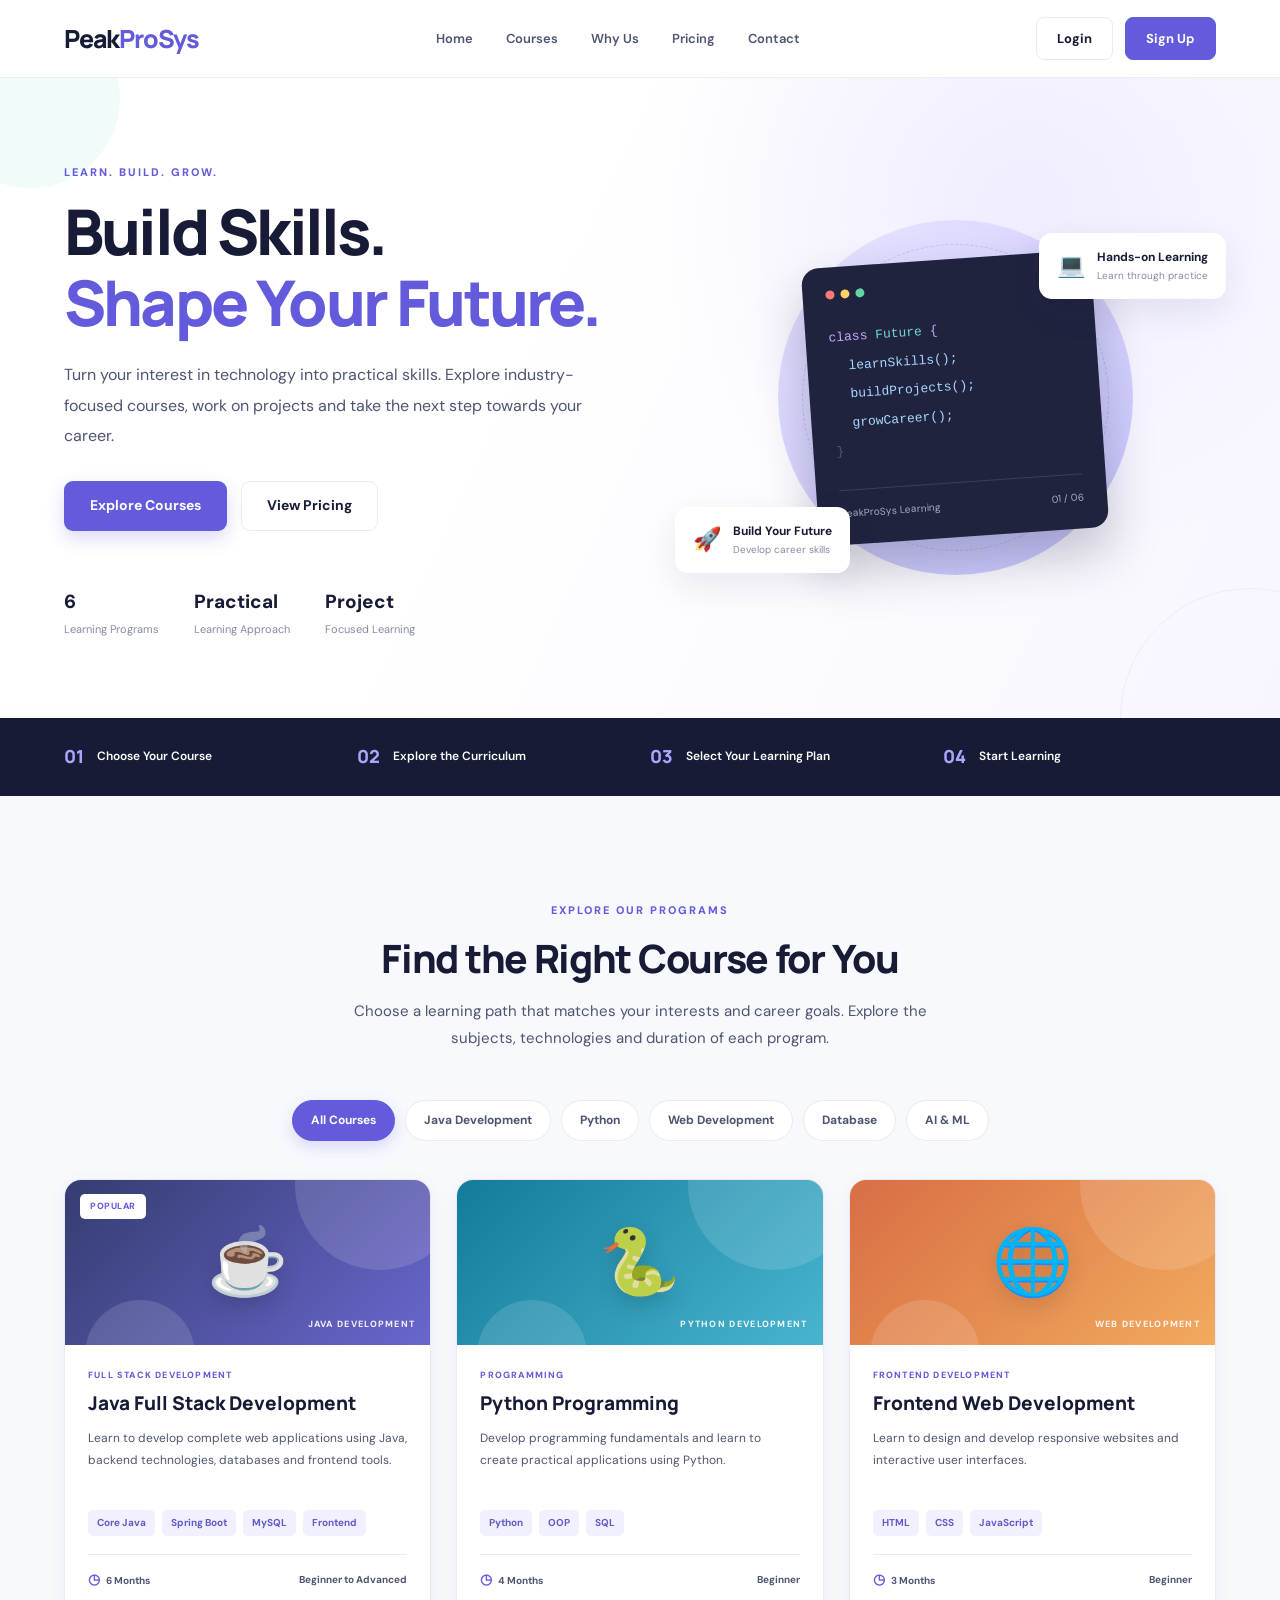
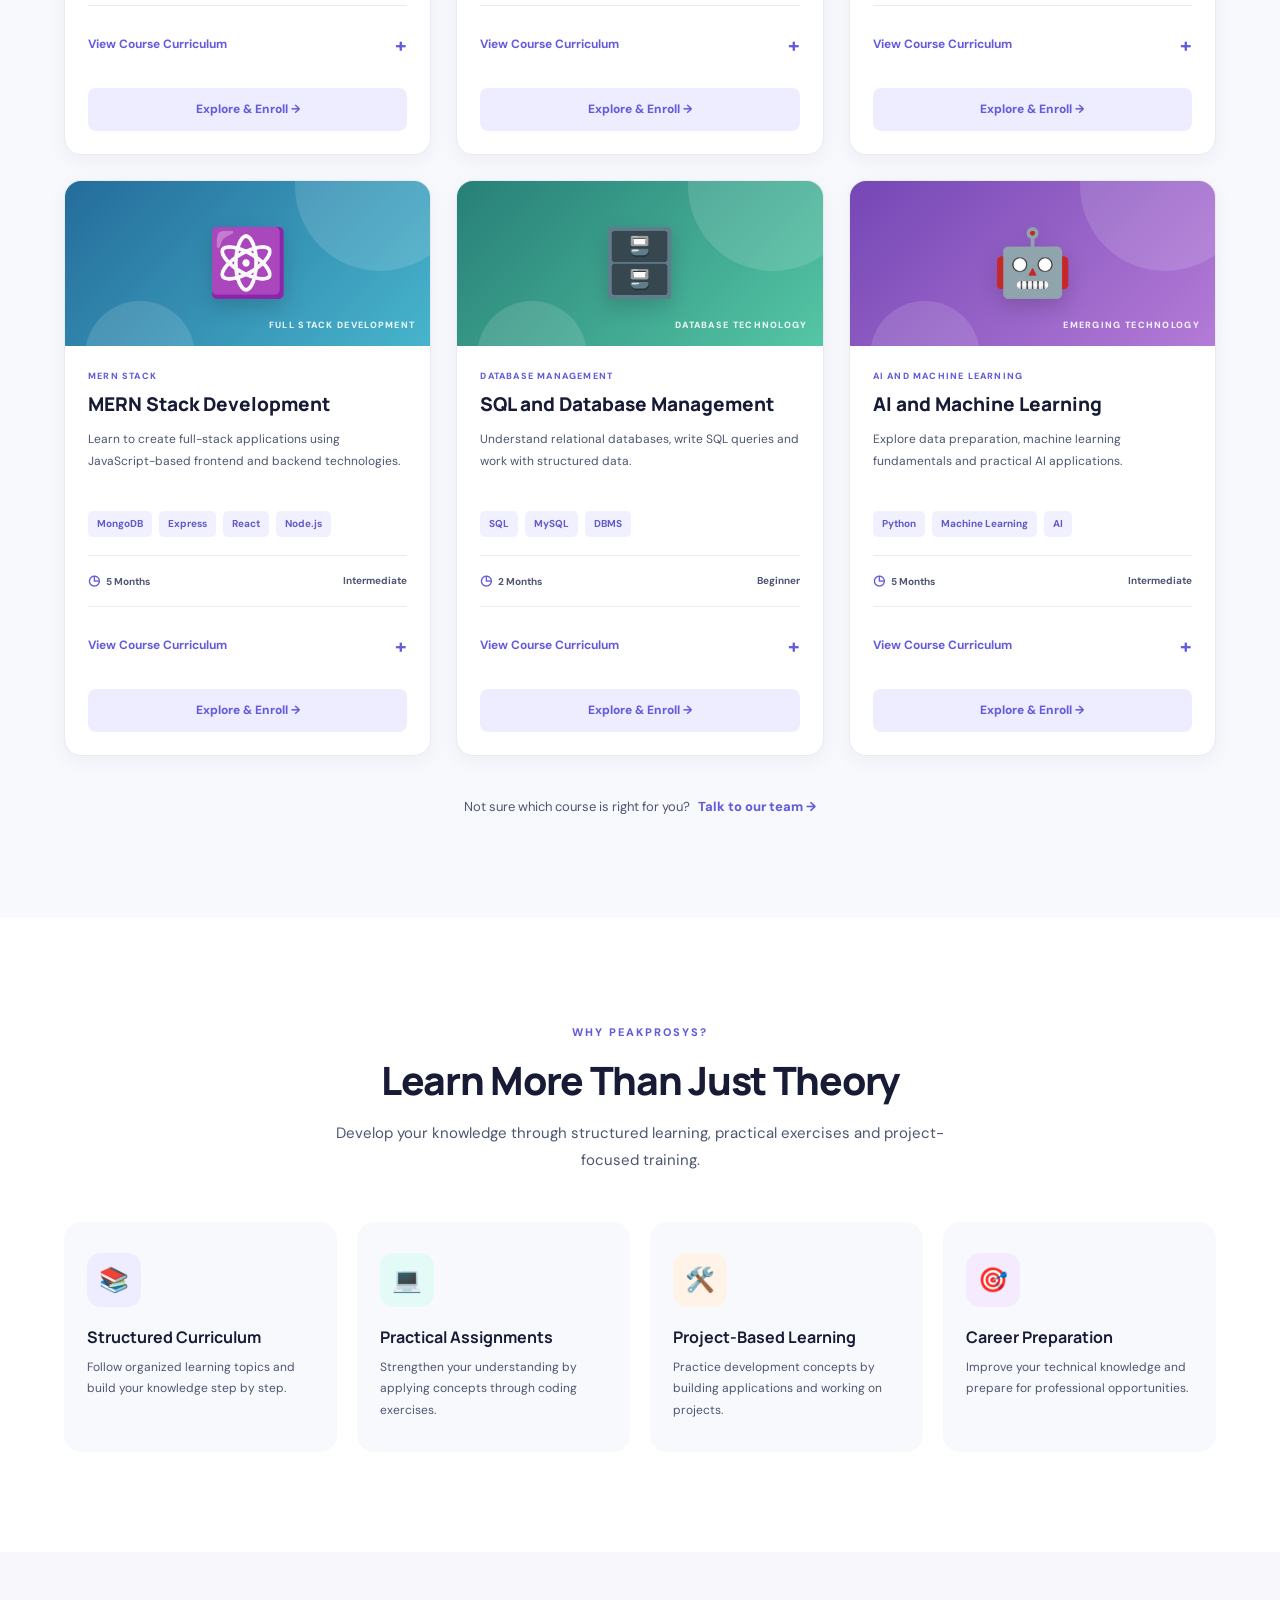
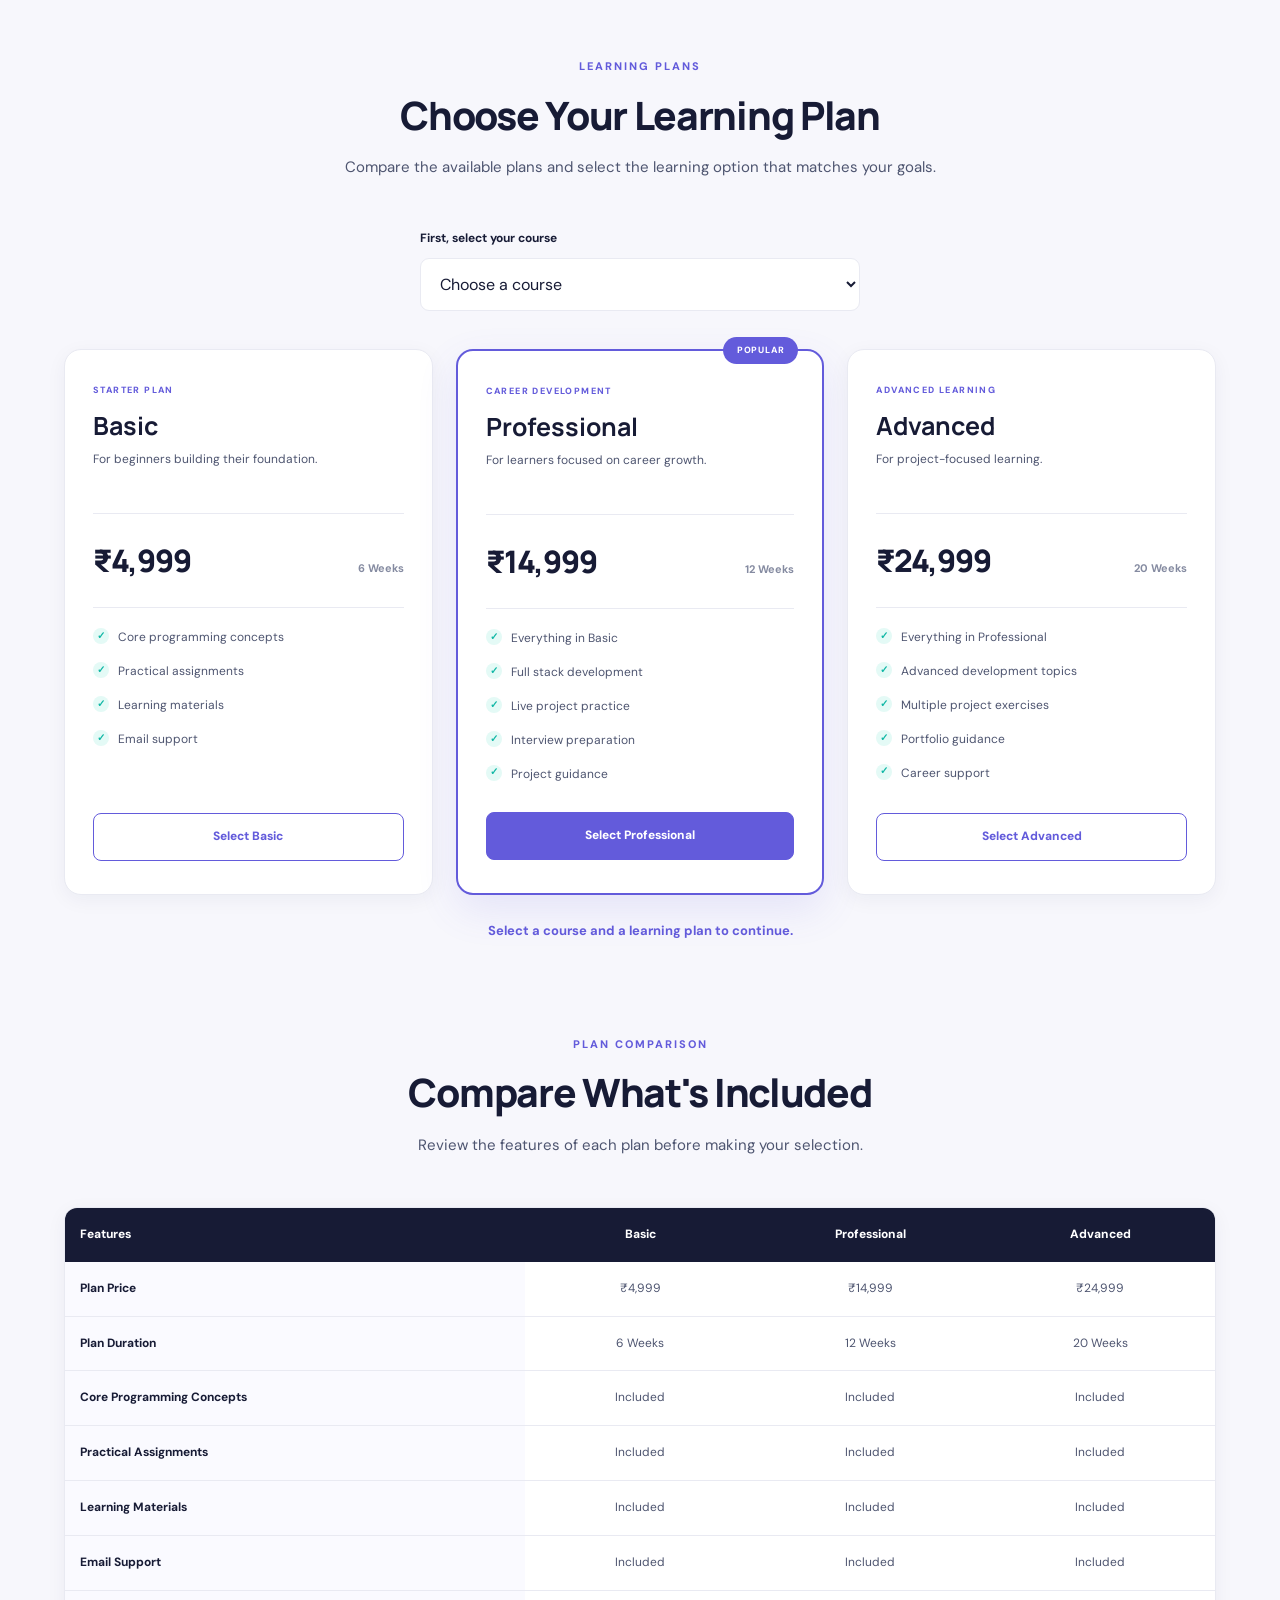
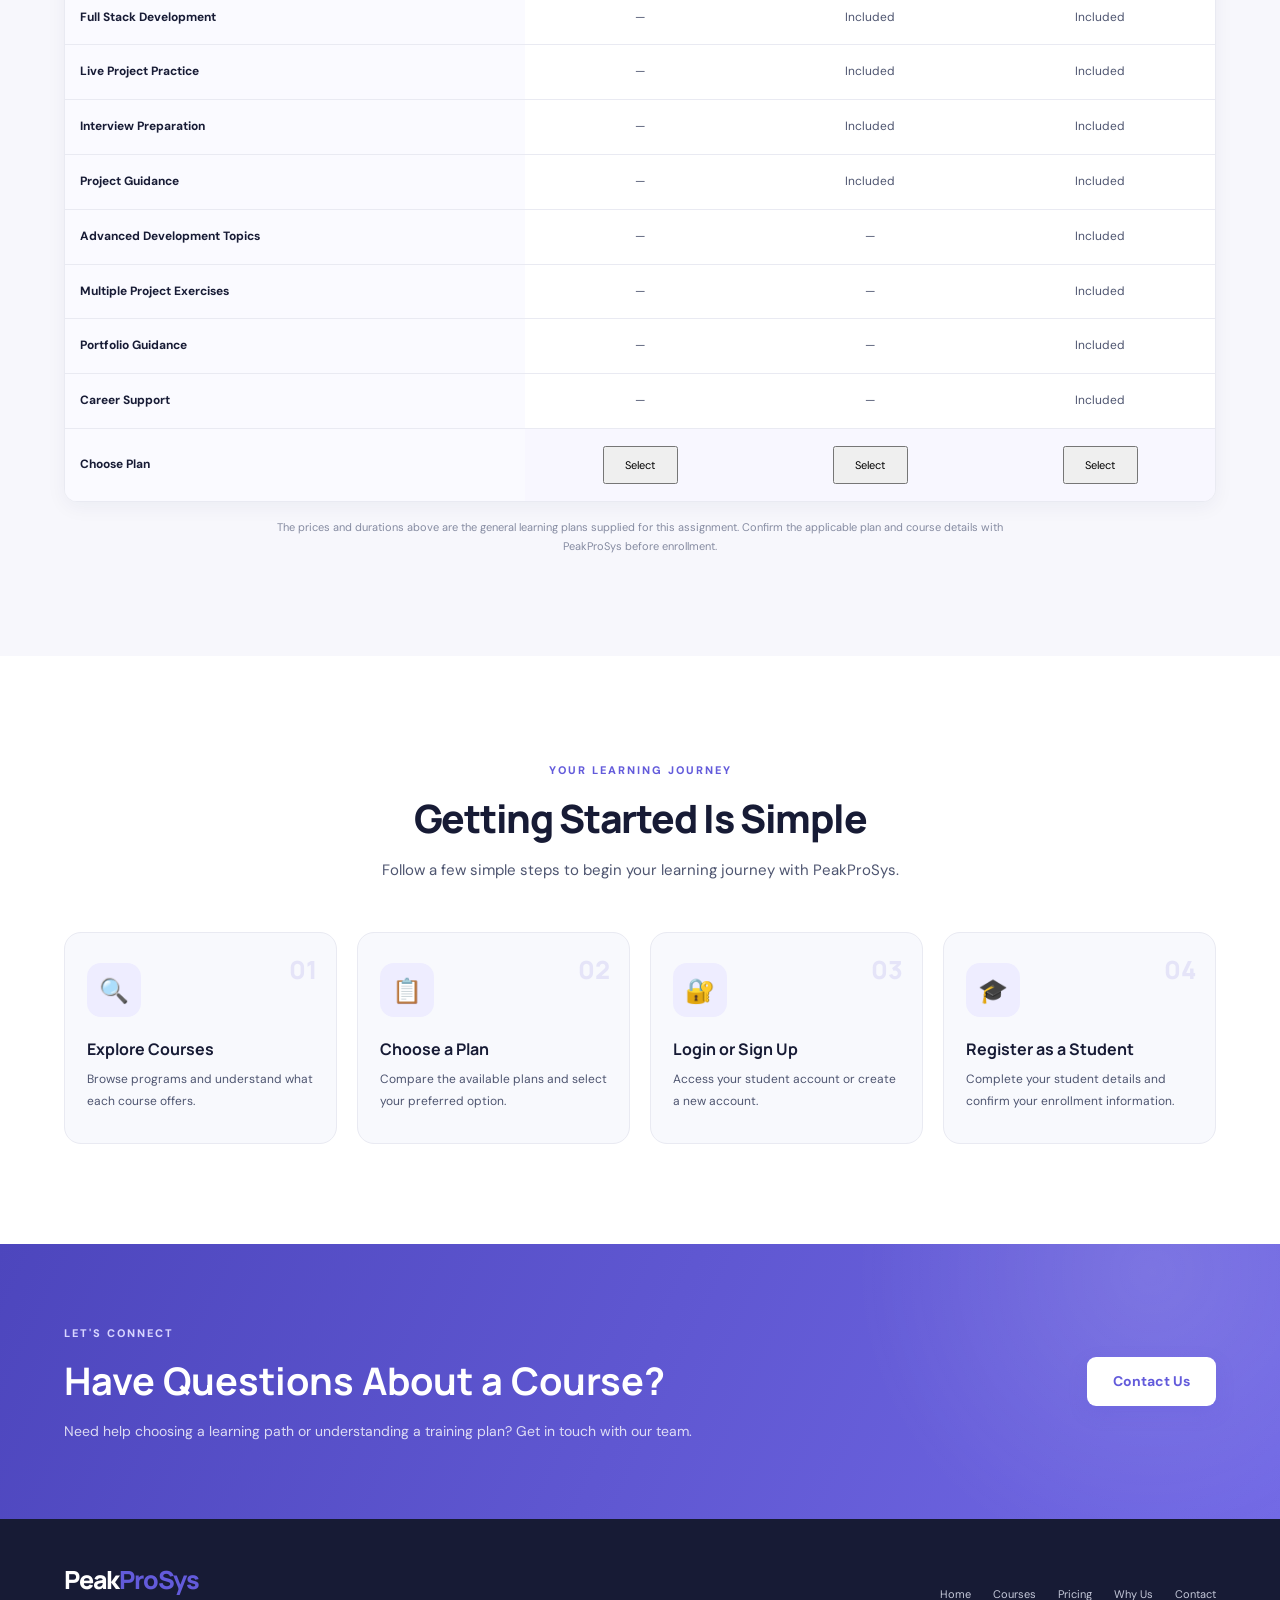
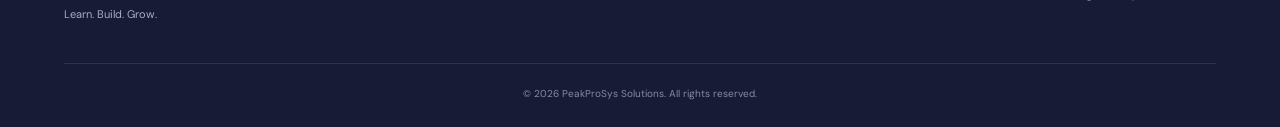
<file: module-4-html-css/61-responsive-institute-homepage/index.html>
<!DOCTYPE html>
<html lang="en">

<head>
    <meta charset="UTF-8">
    <meta name="viewport" content="width=device-width, initial-scale=1.0">

    <meta name="description"
          content="Explore PeakProSys courses, compare learning plans, view course curriculum and begin your technology career.">

    <title>PeakProSys | Learn. Build. Grow.</title>

    <link rel="stylesheet" href="style.css">
    <link rel="stylesheet"
          href="https://cdnjs.cloudflare.com/ajax/libs/font-awesome/6.5.2/css/all.min.css">
</head>

<body>

<header class="header" id="header">

    <nav class="navbar container">

        <a href="#home" class="logo" aria-label="PeakProSys Home">
            Peak<span>ProSys</span>
        </a>

        <button class="menu-toggle"
                id="menuToggle"
                type="button"
                aria-label="Toggle navigation"
                aria-expanded="false">
            <span></span>
            <span></span>
            <span></span>
        </button>

        <ul class="nav-links" id="navLinks">
            <li><a href="#home">Home</a></li>
            <li><a href="#courses">Courses</a></li>
            <li><a href="#why-us">Why Us</a></li>
            <li><a href="#pricing">Pricing</a></li>
            <li><a href="#contact">Contact</a></li>
        </ul>

        <div class="header-actions">

            <button class="login-button"
                    type="button"
                    data-open-auth="login">
                Login
            </button>

            <button class="signup-button"
                    type="button"
                    data-open-auth="signup">
                Sign Up
            </button>

        </div>

    </nav>

</header>


<!-- =====================================================
     PUBLIC WEBSITE
===================================================== -->

<main id="publicWebsite">

    <!-- ================= HERO ================= -->

    <section class="hero" id="home">

        <div class="container hero-container">

            <div class="hero-content reveal">

                <span class="eyebrow">
                    LEARN. BUILD. GROW.
                </span>

                <h1>
                    Build Skills.
                    <span>Shape Your Future.</span>
                </h1>

                <p>
                    Turn your interest in technology into practical skills.
                    Explore industry-focused courses, work on projects
                    and take the next step towards your career.
                </p>

                <div class="hero-actions">

                    <a href="#courses" class="primary-button">
                        Explore Courses
                    </a>

                    <a href="#pricing" class="secondary-button">
                        View Pricing
                    </a>

                </div>

                <div class="hero-highlights">

                    <div class="hero-highlight">
                        <strong>6</strong>
                        <span>Learning Programs</span>
                    </div>

                    <div class="hero-highlight">
                        <strong>Practical</strong>
                        <span>Learning Approach</span>
                    </div>

                    <div class="hero-highlight">
                        <strong>Project</strong>
                        <span>Focused Learning</span>
                    </div>

                </div>

            </div>


            <div class="hero-visual reveal">

                <div class="hero-visual-circle">

                    <div class="hero-code-card">

                        <span class="code-dots">
                            <i></i>
                            <i></i>
                            <i></i>
                        </span>

                        <div class="code-content">
                            <p class="code-purple">class <span>Future</span> {</p>
                            <p class="code-indent">learnSkills();</p>
                            <p class="code-indent">buildProjects();</p>
                            <p class="code-indent">growCareer();</p>
                            <p>}</p>
                        </div>

                        <div class="code-bottom">
                            <span>PeakProSys Learning</span>
                            <span>01 / 06</span>
                        </div>

                    </div>

                </div>


                <div class="floating-card floating-card-one">
                    <span class="floating-icon">💻</span>
                    <div>
                        <strong>Hands-on Learning</strong>
                        <small>Learn through practice</small>
                    </div>
                </div>

                <div class="floating-card floating-card-two">
                    <span class="floating-icon">🚀</span>
                    <div>
                        <strong>Build Your Future</strong>
                        <small>Develop career skills</small>
                    </div>
                </div>

            </div>

        </div>

        <div class="hero-decoration hero-decoration-one"></div>
        <div class="hero-decoration hero-decoration-two"></div>

    </section>


    <!-- ================= INTRODUCTION STRIP ================= -->

    <section class="learning-strip">

        <div class="container learning-strip-content">

            <div>
                <span>01</span>
                <p>Choose Your Course</p>
            </div>

            <div>
                <span>02</span>
                <p>Explore the Curriculum</p>
            </div>

            <div>
                <span>03</span>
                <p>Select Your Learning Plan</p>
            </div>

            <div>
                <span>04</span>
                <p>Start Learning</p>
            </div>

        </div>

    </section>


    <!-- =====================================================
         COURSES
    ====================================================== -->

    <section class="course-section section-padding" id="courses">

        <div class="container">

            <div class="section-heading reveal">

                <span class="eyebrow">EXPLORE OUR PROGRAMS</span>

                <h2>Find the Right Course for You</h2>

                <p>
                    Choose a learning path that matches your interests
                    and career goals. Explore the subjects, technologies
                    and duration of each program.
                </p>

            </div>


            <!-- COURSE CATEGORY FILTER -->

            <div class="category-list reveal">

                <button class="category active"
                        type="button"
                        data-category="all">
                    All Courses
                </button>

                <button class="category"
                        type="button"
                        data-category="java">
                    Java Development
                </button>

                <button class="category"
                        type="button"
                        data-category="python">
                    Python
                </button>

                <button class="category"
                        type="button"
                        data-category="web">
                    Web Development
                </button>

                <button class="category"
                        type="button"
                        data-category="database">
                    Database
                </button>

                <button class="category"
                        type="button"
                        data-category="ai">
                    AI & ML
                </button>

            </div>


            <!-- COURSE GRID -->

            <div class="course-grid">


                <!-- COURSE 1: JAVA FULL STACK -->

                <article class="course-card reveal"
                         data-course-category="java"
                         id="java-course">

                    <div class="course-banner java-banner">

                        <span class="course-icon">☕</span>

                        <span class="course-tag">POPULAR</span>

                        <span class="banner-label">
                            JAVA DEVELOPMENT
                        </span>

                    </div>


                    <div class="course-content">

                        <span class="course-category">
                            FULL STACK DEVELOPMENT
                        </span>

                        <h3>Java Full Stack Development</h3>

                        <p>
                            Learn to develop complete web applications
                            using Java, backend technologies, databases
                            and frontend tools.
                        </p>

                        <div class="technology-list">
                            <span>Core Java</span>
                            <span>Spring Boot</span>
                            <span>MySQL</span>
                            <span>Frontend</span>
                        </div>

                        <div class="course-meta">

                            <span>
                                <i>◷</i>
                                6 Months
                            </span>

                            <span>
                                Beginner to Advanced
                            </span>

                        </div>


                        <details class="course-details">

                            <summary>View Course Curriculum</summary>

                            <div class="curriculum-content">

                                <h4>What You Will Learn</h4>

                                <ul>
                                    <li>Core Java and programming fundamentals</li>
                                    <li>Object-Oriented Programming</li>
                                    <li>Collections and Exception Handling</li>
                                    <li>JDBC and database connectivity</li>
                                    <li>HTML, CSS and JavaScript</li>
                                    <li>Spring and Spring Boot</li>
                                    <li>REST API development</li>
                                    <li>MySQL and database operations</li>
                                    <li>Full stack application development</li>
                                </ul>

                                <h4>Learning Focus</h4>

                                <p>
                                    Build a foundation in Java programming,
                                    understand backend development and
                                    practice connecting frontend applications
                                    with databases and APIs.
                                </p>

                            </div>

                        </details>


                        <button class="course-button select-course"
                                type="button"
                                data-course="Java Full Stack Development"
                                data-duration="6 Months">
                            Explore & Enroll →
                        </button>

                    </div>

                </article>


                <!-- COURSE 2: PYTHON -->

                <article class="course-card reveal"
                         data-course-category="python"
                         id="python-course">

                    <div class="course-banner python-banner">

                        <span class="course-icon">🐍</span>

                        <span class="banner-label">
                            PYTHON DEVELOPMENT
                        </span>

                    </div>


                    <div class="course-content">

                        <span class="course-category">
                            PROGRAMMING
                        </span>

                        <h3>Python Programming</h3>

                        <p>
                            Develop programming fundamentals and learn
                            to create practical applications using Python.
                        </p>

                        <div class="technology-list">
                            <span>Python</span>
                            <span>OOP</span>
                            <span>SQL</span>
                        </div>

                        <div class="course-meta">

                            <span>
                                <i>◷</i>
                                4 Months
                            </span>

                            <span>Beginner</span>

                        </div>


                        <details class="course-details">

                            <summary>View Course Curriculum</summary>

                            <div class="curriculum-content">

                                <h4>What You Will Learn</h4>

                                <ul>
                                    <li>Python installation and fundamentals</li>
                                    <li>Variables and data types</li>
                                    <li>Conditional statements and loops</li>
                                    <li>Functions and modules</li>
                                    <li>Lists, tuples, sets and dictionaries</li>
                                    <li>Object-Oriented Programming</li>
                                    <li>File handling and exceptions</li>
                                    <li>SQL and database basics</li>
                                    <li>Practical Python applications</li>
                                </ul>

                                <h4>Learning Focus</h4>

                                <p>
                                    Build confidence in programming,
                                    problem-solving and application
                                    development using Python.
                                </p>

                            </div>

                        </details>


                        <button class="course-button select-course"
                                type="button"
                                data-course="Python Programming"
                                data-duration="4 Months">
                            Explore & Enroll →
                        </button>

                    </div>

                </article>


                <!-- COURSE 3: FRONTEND WEB DEVELOPMENT -->

                <article class="course-card reveal"
                         data-course-category="web"
                         id="frontend-course">

                    <div class="course-banner web-banner">

                        <span class="course-icon">🌐</span>

                        <span class="banner-label">
                            WEB DEVELOPMENT
                        </span>

                    </div>


                    <div class="course-content">

                        <span class="course-category">
                            FRONTEND DEVELOPMENT
                        </span>

                        <h3>Frontend Web Development</h3>

                        <p>
                            Learn to design and develop responsive websites
                            and interactive user interfaces.
                        </p>

                        <div class="technology-list">
                            <span>HTML</span>
                            <span>CSS</span>
                            <span>JavaScript</span>
                        </div>

                        <div class="course-meta">

                            <span>
                                <i>◷</i>
                                3 Months
                            </span>

                            <span>Beginner</span>

                        </div>


                        <details class="course-details">

                            <summary>View Course Curriculum</summary>

                            <div class="curriculum-content">

                                <h4>What You Will Learn</h4>

                                <ul>
                                    <li>HTML document structure</li>
                                    <li>Semantic HTML and forms</li>
                                    <li>CSS selectors and styling</li>
                                    <li>Flexbox and CSS Grid</li>
                                    <li>Responsive web design</li>
                                    <li>JavaScript fundamentals</li>
                                    <li>DOM manipulation</li>
                                    <li>Events and form validation</li>
                                    <li>Interactive website development</li>
                                </ul>

                                <h4>Learning Focus</h4>

                                <p>
                                    Learn how to transform designs into
                                    responsive websites and interactive
                                    browser experiences.
                                </p>

                            </div>

                        </details>


                        <button class="course-button select-course"
                                type="button"
                                data-course="Frontend Web Development"
                                data-duration="3 Months">
                            Explore & Enroll →
                        </button>

                    </div>

                </article>


                <!-- COURSE 4: MERN STACK -->

                <article class="course-card reveal"
                         data-course-category="web"
                         id="mern-course">

                    <div class="course-banner react-banner">

                        <span class="course-icon">⚛️</span>

                        <span class="banner-label">
                            FULL STACK DEVELOPMENT
                        </span>

                    </div>


                    <div class="course-content">

                        <span class="course-category">
                            MERN STACK
                        </span>

                        <h3>MERN Stack Development</h3>

                        <p>
                            Learn to create full-stack applications
                            using JavaScript-based frontend and
                            backend technologies.
                        </p>

                        <div class="technology-list">
                            <span>MongoDB</span>
                            <span>Express</span>
                            <span>React</span>
                            <span>Node.js</span>
                        </div>

                        <div class="course-meta">

                            <span>
                                <i>◷</i>
                                5 Months
                            </span>

                            <span>Intermediate</span>

                        </div>


                        <details class="course-details">

                            <summary>View Course Curriculum</summary>

                            <div class="curriculum-content">

                                <h4>What You Will Learn</h4>

                                <ul>
                                    <li>JavaScript fundamentals</li>
                                    <li>Modern JavaScript concepts</li>
                                    <li>React components and hooks</li>
                                    <li>Frontend routing and state</li>
                                    <li>Node.js fundamentals</li>
                                    <li>Express.js and REST APIs</li>
                                    <li>MongoDB database operations</li>
                                    <li>Frontend and backend integration</li>
                                    <li>Full stack application development</li>
                                </ul>

                                <h4>Learning Focus</h4>

                                <p>
                                    Understand how frontend, backend
                                    and database technologies work
                                    together in a full-stack application.
                                </p>

                            </div>

                        </details>


                        <button class="course-button select-course"
                                type="button"
                                data-course="MERN Stack Development"
                                data-duration="5 Months">
                            Explore & Enroll →
                        </button>

                    </div>

                </article>


                <!-- COURSE 5: DATABASE -->

                <article class="course-card reveal"
                         data-course-category="database"
                         id="database-course">

                    <div class="course-banner database-banner">

                        <span class="course-icon">🗄️</span>

                        <span class="banner-label">
                            DATABASE TECHNOLOGY
                        </span>

                    </div>


                    <div class="course-content">

                        <span class="course-category">
                            DATABASE MANAGEMENT
                        </span>

                        <h3>SQL and Database Management</h3>

                        <p>
                            Understand relational databases, write
                            SQL queries and work with structured data.
                        </p>

                        <div class="technology-list">
                            <span>SQL</span>
                            <span>MySQL</span>
                            <span>DBMS</span>
                        </div>

                        <div class="course-meta">

                            <span>
                                <i>◷</i>
                                2 Months
                            </span>

                            <span>Beginner</span>

                        </div>


                        <details class="course-details">

                            <summary>View Course Curriculum</summary>

                            <div class="curriculum-content">

                                <h4>What You Will Learn</h4>

                                <ul>
                                    <li>Database fundamentals</li>
                                    <li>Relational database concepts</li>
                                    <li>Tables and data types</li>
                                    <li>SQL commands and queries</li>
                                    <li>Filtering and sorting data</li>
                                    <li>Joins and subqueries</li>
                                    <li>Constraints and relationships</li>
                                    <li>Aggregate functions</li>
                                    <li>Database design fundamentals</li>
                                </ul>

                                <h4>Learning Focus</h4>

                                <p>
                                    Develop the ability to store, retrieve,
                                    organize and manage data using SQL
                                    and relational database concepts.
                                </p>

                            </div>

                        </details>


                        <button class="course-button select-course"
                                type="button"
                                data-course="SQL and Database Management"
                                data-duration="2 Months">
                            Explore & Enroll →
                        </button>

                    </div>

                </article>


                <!-- COURSE 6: AI AND MACHINE LEARNING -->

                <article class="course-card reveal"
                         data-course-category="ai"
                         id="ai-course">

                    <div class="course-banner ai-banner">

                        <span class="course-icon">🤖</span>

                        <span class="banner-label">
                            EMERGING TECHNOLOGY
                        </span>

                    </div>


                    <div class="course-content">

                        <span class="course-category">
                            AI AND MACHINE LEARNING
                        </span>

                        <h3>AI and Machine Learning</h3>

                        <p>
                            Explore data preparation, machine learning
                            fundamentals and practical AI applications.
                        </p>

                        <div class="technology-list">
                            <span>Python</span>
                            <span>Machine Learning</span>
                            <span>AI</span>
                        </div>

                        <div class="course-meta">

                            <span>
                                <i>◷</i>
                                5 Months
                            </span>

                            <span>Intermediate</span>

                        </div>


                        <details class="course-details">

                            <summary>View Course Curriculum</summary>

                            <div class="curriculum-content">

                                <h4>What You Will Learn</h4>

                                <ul>
                                    <li>Python programming fundamentals</li>
                                    <li>Introduction to artificial intelligence</li>
                                    <li>Introduction to machine learning</li>
                                    <li>Data preparation and preprocessing</li>
                                    <li>Working with datasets</li>
                                    <li>Machine learning fundamentals</li>
                                    <li>Model training and evaluation</li>
                                    <li>Practical AI applications</li>
                                </ul>

                                <h4>Learning Focus</h4>

                                <p>
                                    Understand the foundations of AI and
                                    machine learning and explore how data
                                    can be used to build intelligent applications.
                                </p>

                            </div>

                        </details>


                        <button class="course-button select-course"
                                type="button"
                                data-course="AI and Machine Learning"
                                data-duration="5 Months">
                            Explore & Enroll →
                        </button>

                    </div>

                </article>

            </div>


            <div class="course-bottom-cta reveal">

                <p>
                    Not sure which course is right for you?
                </p>

                <a href="#contact" class="text-link">
                    Talk to our team →
                </a>

            </div>

        </div>

    </section>


    <!-- =====================================================
         WHY CHOOSE US
    ====================================================== -->

    <section class="why-us-section section-padding"
             id="why-us">

        <div class="container">

            <div class="section-heading reveal">

                <span class="eyebrow">WHY PEAKPROSYS?</span>

                <h2>Learn More Than Just Theory</h2>

                <p>
                    Develop your knowledge through structured learning,
                    practical exercises and project-focused training.
                </p>

            </div>


            <div class="benefits-grid">

                <article class="benefit-card reveal">
                    <div class="benefit-icon">📚</div>
                    <h3>Structured Curriculum</h3>
                    <p>
                        Follow organized learning topics and build
                        your knowledge step by step.
                    </p>
                </article>

                <article class="benefit-card reveal">
                    <div class="benefit-icon">💻</div>
                    <h3>Practical Assignments</h3>
                    <p>
                        Strengthen your understanding by applying
                        concepts through coding exercises.
                    </p>
                </article>

                <article class="benefit-card reveal">
                    <div class="benefit-icon">🛠️</div>
                    <h3>Project-Based Learning</h3>
                    <p>
                        Practice development concepts by building
                        applications and working on projects.
                    </p>
                </article>

                <article class="benefit-card reveal">
                    <div class="benefit-icon">🎯</div>
                    <h3>Career Preparation</h3>
                    <p>
                        Improve your technical knowledge and
                        prepare for professional opportunities.
                    </p>
                </article>

            </div>

        </div>

    </section>


    <!-- =====================================================
         PRICING SECTION
    ====================================================== -->

    <section class="pricing-section section-padding"
             id="pricing">

        <div class="container">

            <div class="section-heading reveal">

                <span class="eyebrow">LEARNING PLANS</span>

                <h2>Choose Your Learning Plan</h2>

                <p>
                    Compare the available plans and select the learning
                    option that matches your goals.
                </p>

            </div>


            <div class="pricing-course-selection reveal">

                <label for="pricingCourse">
                    First, select your course
                </label>

                <select id="pricingCourse" name="pricingCourse">

                    <option value="">Choose a course</option>

                    <option value="Java Full Stack Development">
                        Java Full Stack Development
                    </option>

                    <option value="Python Programming">
                        Python Programming
                    </option>

                    <option value="Frontend Web Development">
                        Frontend Web Development
                    </option>

                    <option value="MERN Stack Development">
                        MERN Stack Development
                    </option>

                    <option value="SQL and Database Management">
                        SQL and Database Management
                    </option>

                    <option value="AI and Machine Learning">
                        AI and Machine Learning
                    </option>

                </select>

            </div>


            <!-- PRICING CARDS -->

            <div class="pricing-container">


                <!-- BASIC PLAN -->

                <article class="pricing-card reveal">

                    <div class="pricing-card-header">

                        <span class="plan-label">STARTER PLAN</span>

                        <h3>Basic</h3>

                        <p class="plan-description">
                            For beginners building their foundation.
                        </p>

                    </div>

                    <div class="pricing-amount">

                        <span class="price">₹4,999</span>

                        <span class="duration">6 Weeks</span>

                    </div>

                    <ul class="features">

                        <li>Core programming concepts</li>
                        <li>Practical assignments</li>
                        <li>Learning materials</li>
                        <li>Email support</li>

                    </ul>

                    <button class="plan-button select-plan"
                            type="button"
                            data-plan="Basic"
                            data-price="4999"
                            data-duration="6 Weeks">
                        Select Basic
                    </button>

                </article>


                <!-- PROFESSIONAL PLAN -->

                <article class="pricing-card recommended reveal">

                    <span class="popular-label">POPULAR</span>

                    <div class="pricing-card-header">

                        <span class="plan-label">
                            CAREER DEVELOPMENT
                        </span>

                        <h3>Professional</h3>

                        <p class="plan-description">
                            For learners focused on career growth.
                        </p>

                    </div>

                    <div class="pricing-amount">

                        <span class="price">₹14,999</span>

                        <span class="duration">12 Weeks</span>

                    </div>

                    <ul class="features">

                        <li>Everything in Basic</li>
                        <li>Full stack development</li>
                        <li>Live project practice</li>
                        <li>Interview preparation</li>
                        <li>Project guidance</li>

                    </ul>

                    <button class="plan-button select-plan"
                            type="button"
                            data-plan="Professional"
                            data-price="14999"
                            data-duration="12 Weeks">
                        Select Professional
                    </button>

                </article>


                <!-- ADVANCED PLAN -->

                <article class="pricing-card reveal">

                    <div class="pricing-card-header">

                        <span class="plan-label">ADVANCED LEARNING</span>

                        <h3>Advanced</h3>

                        <p class="plan-description">
                            For project-focused learning.
                        </p>

                    </div>

                    <div class="pricing-amount">

                        <span class="price">₹24,999</span>

                        <span class="duration">20 Weeks</span>

                    </div>

                    <ul class="features">

                        <li>Everything in Professional</li>
                        <li>Advanced development topics</li>
                        <li>Multiple project exercises</li>
                        <li>Portfolio guidance</li>
                        <li>Career support</li>

                    </ul>

                    <button class="plan-button select-plan"
                            type="button"
                            data-plan="Advanced"
                            data-price="24999"
                            data-duration="20 Weeks">
                        Select Advanced
                    </button>

                </article>

            </div>


            <p class="selection-message"
               id="selectionMessage"
               aria-live="polite">
                Select a course and a learning plan to continue.
            </p>


            <!-- PLAN COMPARISON TABLE -->

            <div class="comparison-section reveal">

                <div class="section-heading">

                    <span class="eyebrow">PLAN COMPARISON</span>

                    <h2>Compare What's Included</h2>

                    <p>
                        Review the features of each plan before
                        making your selection.
                    </p>

                </div>


                <div class="comparison-table-wrapper">

                    <table class="comparison-table">

                        <thead>

                        <tr>
                            <th scope="col">Features</th>
                            <th scope="col">Basic</th>
                            <th scope="col">Professional</th>
                            <th scope="col">Advanced</th>
                        </tr>

                        </thead>

                        <tbody>

                        <tr>
                            <th scope="row">Plan Price</th>
                            <td>₹4,999</td>
                            <td>₹14,999</td>
                            <td>₹24,999</td>
                        </tr>

                        <tr>
                            <th scope="row">Plan Duration</th>
                            <td>6 Weeks</td>
                            <td>12 Weeks</td>
                            <td>20 Weeks</td>
                        </tr>

                        <tr>
                            <th scope="row">Core Programming Concepts</th>
                            <td>Included</td>
                            <td>Included</td>
                            <td>Included</td>
                        </tr>

                        <tr>
                            <th scope="row">Practical Assignments</th>
                            <td>Included</td>
                            <td>Included</td>
                            <td>Included</td>
                        </tr>

                        <tr>
                            <th scope="row">Learning Materials</th>
                            <td>Included</td>
                            <td>Included</td>
                            <td>Included</td>
                        </tr>

                        <tr>
                            <th scope="row">Email Support</th>
                            <td>Included</td>
                            <td>Included</td>
                            <td>Included</td>
                        </tr>

                        <tr>
                            <th scope="row">Full Stack Development</th>
                            <td>—</td>
                            <td>Included</td>
                            <td>Included</td>
                        </tr>

                        <tr>
                            <th scope="row">Live Project Practice</th>
                            <td>—</td>
                            <td>Included</td>
                            <td>Included</td>
                        </tr>

                        <tr>
                            <th scope="row">Interview Preparation</th>
                            <td>—</td>
                            <td>Included</td>
                            <td>Included</td>
                        </tr>

                        <tr>
                            <th scope="row">Project Guidance</th>
                            <td>—</td>
                            <td>Included</td>
                            <td>Included</td>
                        </tr>

                        <tr>
                            <th scope="row">Advanced Development Topics</th>
                            <td>—</td>
                            <td>—</td>
                            <td>Included</td>
                        </tr>

                        <tr>
                            <th scope="row">Multiple Project Exercises</th>
                            <td>—</td>
                            <td>—</td>
                            <td>Included</td>
                        </tr>

                        <tr>
                            <th scope="row">Portfolio Guidance</th>
                            <td>—</td>
                            <td>—</td>
                            <td>Included</td>
                        </tr>

                        <tr>
                            <th scope="row">Career Support</th>
                            <td>—</td>
                            <td>—</td>
                            <td>Included</td>
                        </tr>

                        <tr class="comparison-action-row">

                            <th scope="row">Choose Plan</th>

                            <td>
                                <button class="select-plan table-plan-button"
                                        type="button"
                                        data-plan="Basic"
                                        data-price="4999"
                                        data-duration="6 Weeks">
                                    Select
                                </button>
                            </td>

                            <td>
                                <button class="select-plan table-plan-button"
                                        type="button"
                                        data-plan="Professional"
                                        data-price="14999"
                                        data-duration="12 Weeks">
                                    Select
                                </button>
                            </td>

                            <td>
                                <button class="select-plan table-plan-button"
                                        type="button"
                                        data-plan="Advanced"
                                        data-price="24999"
                                        data-duration="20 Weeks">
                                    Select
                                </button>
                            </td>

                        </tr>

                        </tbody>

                    </table>

                </div>


                <p class="comparison-note">
                    The prices and durations above are the general
                    learning plans supplied for this assignment.
                    Confirm the applicable plan and course details
                    with PeakProSys before enrollment.
                </p>

            </div>

        </div>

    </section>


    <!-- =====================================================
         HOW IT WORKS
    ====================================================== -->

    <section class="how-it-works-section section-padding">

        <div class="container">

            <div class="section-heading reveal">

                <span class="eyebrow">YOUR LEARNING JOURNEY</span>

                <h2>Getting Started Is Simple</h2>

                <p>
                    Follow a few simple steps to begin your
                    learning journey with PeakProSys.
                </p>

            </div>


            <div class="steps-grid">

                <article class="step-card reveal">
                    <span class="step-number">01</span>
                    <div class="step-icon">🔍</div>
                    <h3>Explore Courses</h3>
                    <p>
                        Browse programs and understand what
                        each course offers.
                    </p>
                </article>

                <article class="step-card reveal">
                    <span class="step-number">02</span>
                    <div class="step-icon">📋</div>
                    <h3>Choose a Plan</h3>
                    <p>
                        Compare the available plans and
                        select your preferred option.
                    </p>
                </article>

                <article class="step-card reveal">
                    <span class="step-number">03</span>
                    <div class="step-icon">🔐</div>
                    <h3>Login or Sign Up</h3>
                    <p>
                        Access your student account or
                        create a new account.
                    </p>
                </article>

                <article class="step-card reveal">
                    <span class="step-number">04</span>
                    <div class="step-icon">🎓</div>
                    <h3>Register as a Student</h3>
                    <p>
                        Complete your student details and
                        confirm your enrollment information.
                    </p>
                </article>

            </div>

        </div>

    </section>


    <!-- =====================================================
         CONTACT
    ====================================================== -->

    <section class="contact-section section-padding"
             id="contact">

        <div class="container contact-content reveal">

            <div class="contact-text">

                <span class="eyebrow">LET'S CONNECT</span>

                <h2>Have Questions About a Course?</h2>

                <p>
                    Need help choosing a learning path or understanding
                    a training plan? Get in touch with our team.
                </p>

            </div>

            <div class="contact-actions">

                <a href="mailto:info@peakprosys.com"
                   class="primary-button">
                    Contact Us
                </a>

            </div>

        </div>

    </section>

</main>


<!-- =====================================================
     STUDENT REGISTRATION AREA
     Hidden until successful login/signup.
===================================================== -->

<main class="student-portal"
      id="studentPortal"
      hidden>


    <!-- STUDENT PORTAL HEADER -->

    <section class="portal-header">

        <div class="container portal-header-content">

            <div>
                <span class="eyebrow">STUDENT PORTAL</span>
                <h1>Welcome, <span id="portalStudentName">Student</span>!</h1>
                <p>Complete your details to continue with enrollment.</p>
            </div>

            <button type="button"
                    class="logout-button"
                    id="logoutButton">
                Logout
            </button>

        </div>

    </section>


    <!-- REGISTRATION CONTENT -->

    <section class="student-registration-section section-padding">

        <div class="container">

            <div class="section-heading">

                <span class="eyebrow">STUDENT REGISTRATION</span>

                <h2>Complete Your Registration</h2>

                <p>
                    Provide your details and confirm your selected
                    course and learning plan.
                </p>

            </div>


            <!-- ENROLLMENT SUMMARY -->

            <div class="selected-enrollment-summary">

                <div class="summary-heading">
                    <div>
                        <span class="eyebrow">YOUR SELECTION</span>
                        <h3>Enrollment Summary</h3>
                    </div>
                    <span class="summary-status">Selected</span>
                </div>


                <div class="enrollment-summary-grid">

                    <div class="summary-item">
                        <span>Course</span>
                        <strong id="summaryCourse">Not selected</strong>
                    </div>

                    <div class="summary-item">
                        <span>Course Duration</span>
                        <strong id="summaryCourseDuration">Not selected</strong>
                    </div>

                    <div class="summary-item">
                        <span>Learning Plan</span>
                        <strong id="summaryPlan">Not selected</strong>
                    </div>

                    <div class="summary-item">
                        <span>Plan Duration</span>
                        <strong id="summaryPlanDuration">Not selected</strong>
                    </div>

                    <div class="summary-item">
                        <span>Plan Price</span>
                        <strong id="summaryPrice">Not selected</strong>
                    </div>

                </div>

                <button type="button"
                        class="change-selection-button"
                        id="changeSelectionButton">
                    Change Course or Plan
                </button>

            </div>


            <!-- STUDENT REGISTRATION FORM -->

            <form id="registrationForm"
                  class="registration-form">


                <!-- PERSONAL DETAILS -->

                <div class="form-section-heading">

                    <span class="form-step">01</span>

                    <div>
                        <h3>Personal Information</h3>
                        <p>Tell us a little about yourself.</p>
                    </div>

                </div>


                <div class="form-grid">

                    <div class="form-group">

                        <label for="fullName">
                            Full Name *
                        </label>

                        <input type="text"
                               id="fullName"
                               name="fullName"
                               placeholder="Enter your full name"
                               autocomplete="name"
                               required>

                    </div>


                    <div class="form-group">

                        <label for="studentEmail">
                            Email Address *
                        </label>

                        <input type="email"
                               id="studentEmail"
                               name="email"
                               placeholder="Enter your email"
                               autocomplete="email"
                               required>

                    </div>


                    <div class="form-group">

                        <label for="mobile">
                            Mobile Number *
                        </label>

                        <input type="tel"
                               id="mobile"
                               name="mobile"
                               placeholder="Enter 10-digit mobile number"
                               pattern="[6-9][0-9]{9}"
                               maxlength="10"
                               autocomplete="tel"
                               required>

                    </div>


                    <div class="form-group">

                        <label for="dob">
                            Date of Birth *
                        </label>

                        <input type="date"
                               id="dob"
                               name="dob"
                               required>

                    </div>


                    <div class="form-group">

                        <label for="gender">
                            Gender *
                        </label>

                        <select id="gender"
                                name="gender"
                                required>

                            <option value="">Select gender</option>
                            <option value="Female">Female</option>
                            <option value="Male">Male</option>
                            <option value="Other">Other</option>
                            <option value="Prefer not to say">
                                Prefer not to say
                            </option>

                        </select>

                    </div>


                    <div class="form-group">

                        <label for="qualification">
                            Highest Qualification *
                        </label>

                        <select id="qualification"
                                name="qualification"
                                required>

                            <option value="">Select qualification</option>
                            <option value="10th">10th</option>
                            <option value="12th">12th</option>
                            <option value="Diploma">Diploma</option>
                            <option value="Undergraduate">
                                Undergraduate
                            </option>
                            <option value="Graduate">Graduate</option>
                            <option value="Postgraduate">
                                Postgraduate
                            </option>
                            <option value="Other">Other</option>

                        </select>

                    </div>

                </div>


                <!-- COURSE DETAILS -->

                <div class="form-section-heading">

                    <span class="form-step">02</span>

                    <div>
                        <h3>Course Information</h3>
                        <p>Confirm your selected course and plan.</p>
                    </div>

                </div>


                <div class="form-grid">

                    <div class="form-group">

                        <label for="registrationCourse">
                            Course *
                        </label>

                        <select id="registrationCourse"
                                name="course"
                                required>

                            <option value="">Select course</option>

                            <option value="Java Full Stack Development">
                                Java Full Stack Development
                            </option>

                            <option value="Python Programming">
                                Python Programming
                            </option>

                            <option value="Frontend Web Development">
                                Frontend Web Development
                            </option>

                            <option value="MERN Stack Development">
                                MERN Stack Development
                            </option>

                            <option value="SQL and Database Management">
                                SQL and Database Management
                            </option>

                            <option value="AI and Machine Learning">
                                AI and Machine Learning
                            </option>

                        </select>

                    </div>


                    <div class="form-group">

                        <label for="registrationPlan">
                            Learning Plan *
                        </label>

                        <select id="registrationPlan"
                                name="plan"
                                required>

                            <option value="">Select plan</option>
                            <option value="Basic">Basic</option>
                            <option value="Professional">Professional</option>
                            <option value="Advanced">Advanced</option>

                        </select>

                    </div>


                    <div class="form-group">

                        <label for="trainingMode">
                            Preferred Training Mode *
                        </label>

                        <select id="trainingMode"
                                name="mode"
                                required>

                            <option value="">Select training mode</option>
                            <option value="Classroom">Classroom</option>
                            <option value="Online">Online</option>

                        </select>

                    </div>

                </div>


                <!-- ADDRESS DETAILS -->

                <div class="form-section-heading">

                    <span class="form-step">03</span>

                    <div>
                        <h3>Address Information</h3>
                        <p>Enter your current address.</p>
                    </div>

                </div>


                <div class="form-group full-width">

                    <label for="address">
                        Full Address *
                    </label>

                    <textarea id="address"
                              name="address"
                              rows="4"
                              placeholder="Enter your complete address"
                              required></textarea>

                </div>


                <!-- TERMS -->

                <div class="form-group terms-group">

                    <label class="checkbox-label">

                        <input type="checkbox"
                               id="registrationTerms"
                               name="terms"
                               required>

                        <span>
                            I confirm that the information provided
                            is accurate and agree to the registration
                            terms and conditions.
                        </span>

                    </label>

                </div>


                <!-- FORM ACTIONS -->

                <div class="registration-actions">

                    <button type="submit"
                            class="primary-button"
                            id="completeRegistration">
                        Complete Registration
                    </button>

                    <button type="reset"
                            class="secondary-button">
                        Reset Form
                    </button>

                </div>


                <p class="form-feedback"
                   id="registrationFeedback"
                   aria-live="polite"></p>

            </form>

        </div>

    </section>

</main>


<!-- =====================================================
     LOGIN / SIGNUP MODAL
===================================================== -->

<div class="auth-modal"
     id="authModal"
     hidden>

    <div class="auth-overlay" data-close-auth></div>


    <div class="auth-container"
         role="dialog"
         aria-modal="true"
         aria-labelledby="authTitle">


        <button class="auth-close"
                id="closeAuth"
                type="button"
                aria-label="Close authentication window">
            &times;
        </button>


        <!-- LEFT WELCOME PANEL -->

        <div class="auth-welcome-panel">

            <a href="#home" class="logo auth-logo">
                Peak<span>ProSys</span>
            </a>

            <div class="auth-welcome-content">

                <span class="eyebrow">
                    WELCOME TO PEAKPROSYS
                </span>

                <h2>Your Learning Journey Starts Here.</h2>

                <p>
                    Sign in to continue or create an account
                    to begin your journey with PeakProSys.
                </p>

            </div>

            <div class="auth-welcome-footer">
                Learn. Build. Grow.
            </div>

        </div>


        <!-- RIGHT AUTHENTICATION PANEL -->

        <div class="auth-form-panel">


            <div class="auth-heading">

                <h2 id="authTitle">Welcome Back!</h2>

                <p id="authSubtitle">
                    Login to continue your learning journey.
                </p>

            </div>


            <!-- AUTH TABS -->

            <div class="auth-tabs">

                <button class="auth-tab active"
                        id="loginTab"
                        type="button"
                        data-auth-tab="login">
                    Login
                </button>

                <button class="auth-tab"
                        id="signupTab"
                        type="button"
                        data-auth-tab="signup">
                    Sign Up
                </button>

            </div>


            <!-- LOGIN FORM -->

            <form id="loginForm" class="auth-form">

                <div class="form-group">

                    <label for="loginEmail">
                        Email Address
                    </label>

                    <input type="email"
                           id="loginEmail"
                           name="loginEmail"
                           placeholder="Enter your email"
                           autocomplete="email"
                           required>

                </div>


                <div class="form-group">

                    <label for="loginPassword">
                        Password
                    </label>

                    <div class="password-wrapper">
                        <input type="password"
                               id="loginPassword"
                               name="loginPassword"
                               placeholder="Enter your password"
                               autocomplete="current-password"
                               required>

                        <button type="button"
                                class="toggle-password"
                                data-target="loginPassword"
                                aria-label="Show password">
                            <i class="fa-regular fa-eye"></i>
                        </button>
                    </div>

                </div>

                <div class="auth-options">

                    <label class="remember-option">

                        <input type="checkbox"
                               id="rememberMe"
                               name="rememberMe">

                        <span>Remember me</span>

                    </label>


                    <button type="button"
                            class="text-button"
                            id="forgotPassword">
                        Forgot Password?
                    </button>

                </div>


                <button type="submit"
                        class="auth-submit-button">
                    Login
                </button>


                <p class="auth-switch-text">
                    Don't have an account?

                    <button type="button"
                            class="text-button"
                            data-auth-tab="signup">
                        Sign Up
                    </button>
                </p>

            </form>


            <!-- SIGNUP FORM -->

            <form id="signupForm"
                  class="auth-form"
                  hidden>


                <div class="form-group">

                    <label for="signupName">
                        Full Name
                    </label>

                    <input type="text"
                           id="signupName"
                           name="signupName"
                           placeholder="Enter your full name"
                           autocomplete="name"
                           required>

                </div>


                <div class="form-group">

                    <label for="signupEmail">
                        Email Address
                    </label>

                    <input type="email"
                           id="signupEmail"
                           name="signupEmail"
                           placeholder="Enter your email"
                           autocomplete="email"
                           required>

                </div>


                <div class="form-group">

                    <label for="signupMobile">
                        Mobile Number
                    </label>

                    <input type="tel"
                           id="signupMobile"
                           name="signupMobile"
                           placeholder="Enter 10-digit mobile number"
                           pattern="[6-9][0-9]{9}"
                           maxlength="10"
                           autocomplete="tel"
                           required>

                </div>


                <div class="form-group">

                    <label for="signupPassword">
                        Create Password
                    </label>

                    <div class="password-wrapper">
                        <input type="password"
                               id="signupPassword"
                               name="signupPassword"
                               placeholder="Create a password"
                               minlength="6"
                               autocomplete="new-password"
                               required>

                        <button type="button"
                                class="toggle-password"
                                data-target="signupPassword"
                                aria-label="Show password">
                            <i class="fa-regular fa-eye"></i>
                        </button>
                    </div>

                </div>


                <div class="form-group">

                    <label for="confirmPassword">
                        Confirm Password
                    </label>

                    <div class="password-wrapper">
                        <input type="password"
                               id="confirmPassword"
                               name="confirmPassword"
                               placeholder="Confirm your password"
                               minlength="6"
                               autocomplete="new-password"
                               required>

                        <button type="button"
                                class="toggle-password"
                                data-target="confirmPassword"
                                aria-label="Show password">
                            <i class="fa-regular fa-eye"></i>
                        </button>
                    </div>

                </div>


                <div class="form-group terms-group">

                    <label class="checkbox-label">

                        <input type="checkbox"
                               id="signupTerms"
                               name="signupTerms"
                               required>

                        <span>
                            I agree to the terms and conditions.
                        </span>

                    </label>

                </div>


                <button type="submit"
                        class="auth-submit-button">
                    Create Account
                </button>


                <p class="auth-switch-text">
                    Already have an account?

                    <button type="button"
                            class="text-button"
                            data-auth-tab="login">
                        Login
                    </button>
                </p>

            </form>


            <p class="auth-feedback"
               id="authFeedback"
               aria-live="polite"></p>

        </div>

    </div>

</div>


<!-- =====================================================
     TOAST NOTIFICATION
===================================================== -->

<div class="toast"
     id="toast"
     role="status"
     aria-live="polite">
</div>


<!-- =====================================================
     FOOTER
===================================================== -->

<footer class="footer" id="footer">

    <div class="container footer-content">

        <div class="footer-brand">

            <a href="#home" class="logo">
                Peak<span>ProSys</span>
            </a>

            <p>
                Learn. Build. Grow.
            </p>

        </div>


        <div class="footer-links">

            <a href="#home">Home</a>
            <a href="#courses">Courses</a>
            <a href="#pricing">Pricing</a>
            <a href="#why-us">Why Us</a>
            <a href="#contact">Contact</a>

        </div>


        <p class="footer-copyright">
            © 2026 PeakProSys Solutions. All rights reserved.
        </p>

    </div>

</footer>


<!-- JAVASCRIPT -->

<script src="script.js"></script>

</body>
</html>
</file>
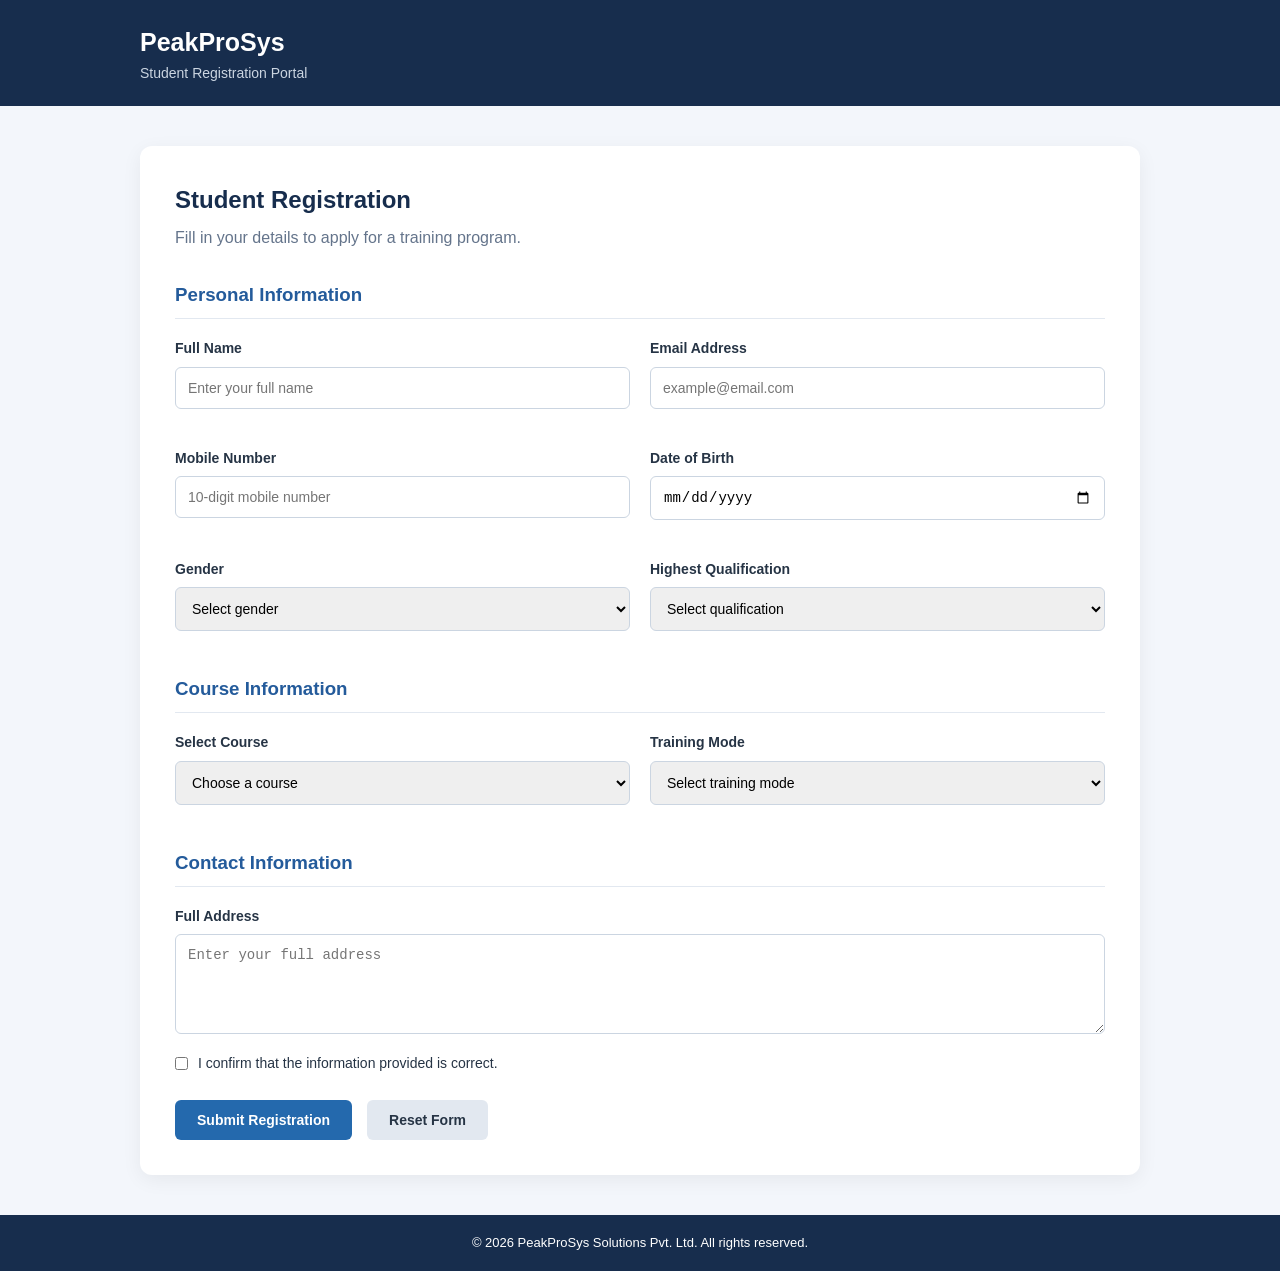
<file: module-4-html-css/62-student-registration-form/index.html>
<!DOCTYPE html>
<html lang="en">
<head>
    <meta charset="UTF-8">
    <meta name="viewport" content="width=device-width, initial-scale=1.0">
    <title>Student Registration | PeakProSys</title>
    <link rel="stylesheet" href="style.css">
</head>
<body>

<header class="header">
    <div class="container">
        <h2>PeakProSys</h2>
        <p>Student Registration Portal</p>
    </div>
</header>

<main class="container">
    <section class="form-card">
        <div class="form-heading">
            <h1>Student Registration</h1>
            <p>Fill in your details to apply for a training program.</p>
        </div>

        <form action="#" method="post">

            <h3>Personal Information</h3>

            <div class="form-grid">
                <div class="form-group">
                    <label for="fullName">Full Name</label>
                    <input type="text" id="fullName" name="fullName"
                           placeholder="Enter your full name"
                           minlength="3" maxlength="50" required>
                </div>

                <div class="form-group">
                    <label for="email">Email Address</label>
                    <input type="email" id="email" name="email"
                           placeholder="example@email.com" required>
                </div>

                <div class="form-group">
                    <label for="phone">Mobile Number</label>
                    <input type="tel" id="phone" name="phone"
                           placeholder="10-digit mobile number"
                           pattern="[6-9][0-9]{9}"
                           title="Enter a valid 10-digit Indian mobile number"
                           required>
                </div>

                <div class="form-group">
                    <label for="dob">Date of Birth</label>
                    <input type="date" id="dob" name="dob" required>
                </div>

                <div class="form-group">
                    <label for="gender">Gender</label>
                    <select id="gender" name="gender" required>
                        <option value="">Select gender</option>
                        <option value="female">Female</option>
                        <option value="male">Male</option>
                        <option value="other">Other</option>
                        <option value="prefer-not-to-say">Prefer not to say</option>
                    </select>
                </div>

                <div class="form-group">
                    <label for="qualification">Highest Qualification</label>
                    <select id="qualification" name="qualification" required>
                        <option value="">Select qualification</option>
                        <option value="10th">10th</option>
                        <option value="12th">12th</option>
                        <option value="diploma">Diploma</option>
                        <option value="graduate">Graduate</option>
                        <option value="postgraduate">Postgraduate</option>
                    </select>
                </div>
            </div>

            <h3>Course Information</h3>

            <div class="form-grid">
                <div class="form-group">
                    <label for="course">Select Course</label>
                    <select id="course" name="course" required>
                        <option value="">Choose a course</option>
                        <option value="java-full-stack">Java Full Stack</option>
                        <option value="web-development">Web Development</option>
                        <option value="python-development">Python Development</option>
                    </select>
                </div>

                <div class="form-group">
                    <label for="mode">Training Mode</label>
                    <select id="mode" name="mode" required>
                        <option value="">Select training mode</option>
                        <option value="classroom">Classroom</option>
                        <option value="online">Online</option>
                    </select>
                </div>
            </div>

            <h3>Contact Information</h3>

            <div class="form-group">
                <label for="address">Full Address</label>
                <textarea id="address" name="address"
                          placeholder="Enter your full address"
                          minlength="10" maxlength="250" required></textarea>
            </div>

            <div class="form-group checkbox-group">
                <input type="checkbox" id="terms" name="terms" required>
                <label for="terms">I confirm that the information provided is correct.</label>
            </div>

            <div class="form-actions">
                <button type="submit" class="submit-btn">Submit Registration</button>
                <button type="reset" class="reset-btn">Reset Form</button>
            </div>

        </form>
    </section>
</main>

<footer class="footer">
    <p>&copy; 2026 PeakProSys Solutions Pvt. Ltd. All rights reserved.</p>
</footer>

</body>
</html>
</file>
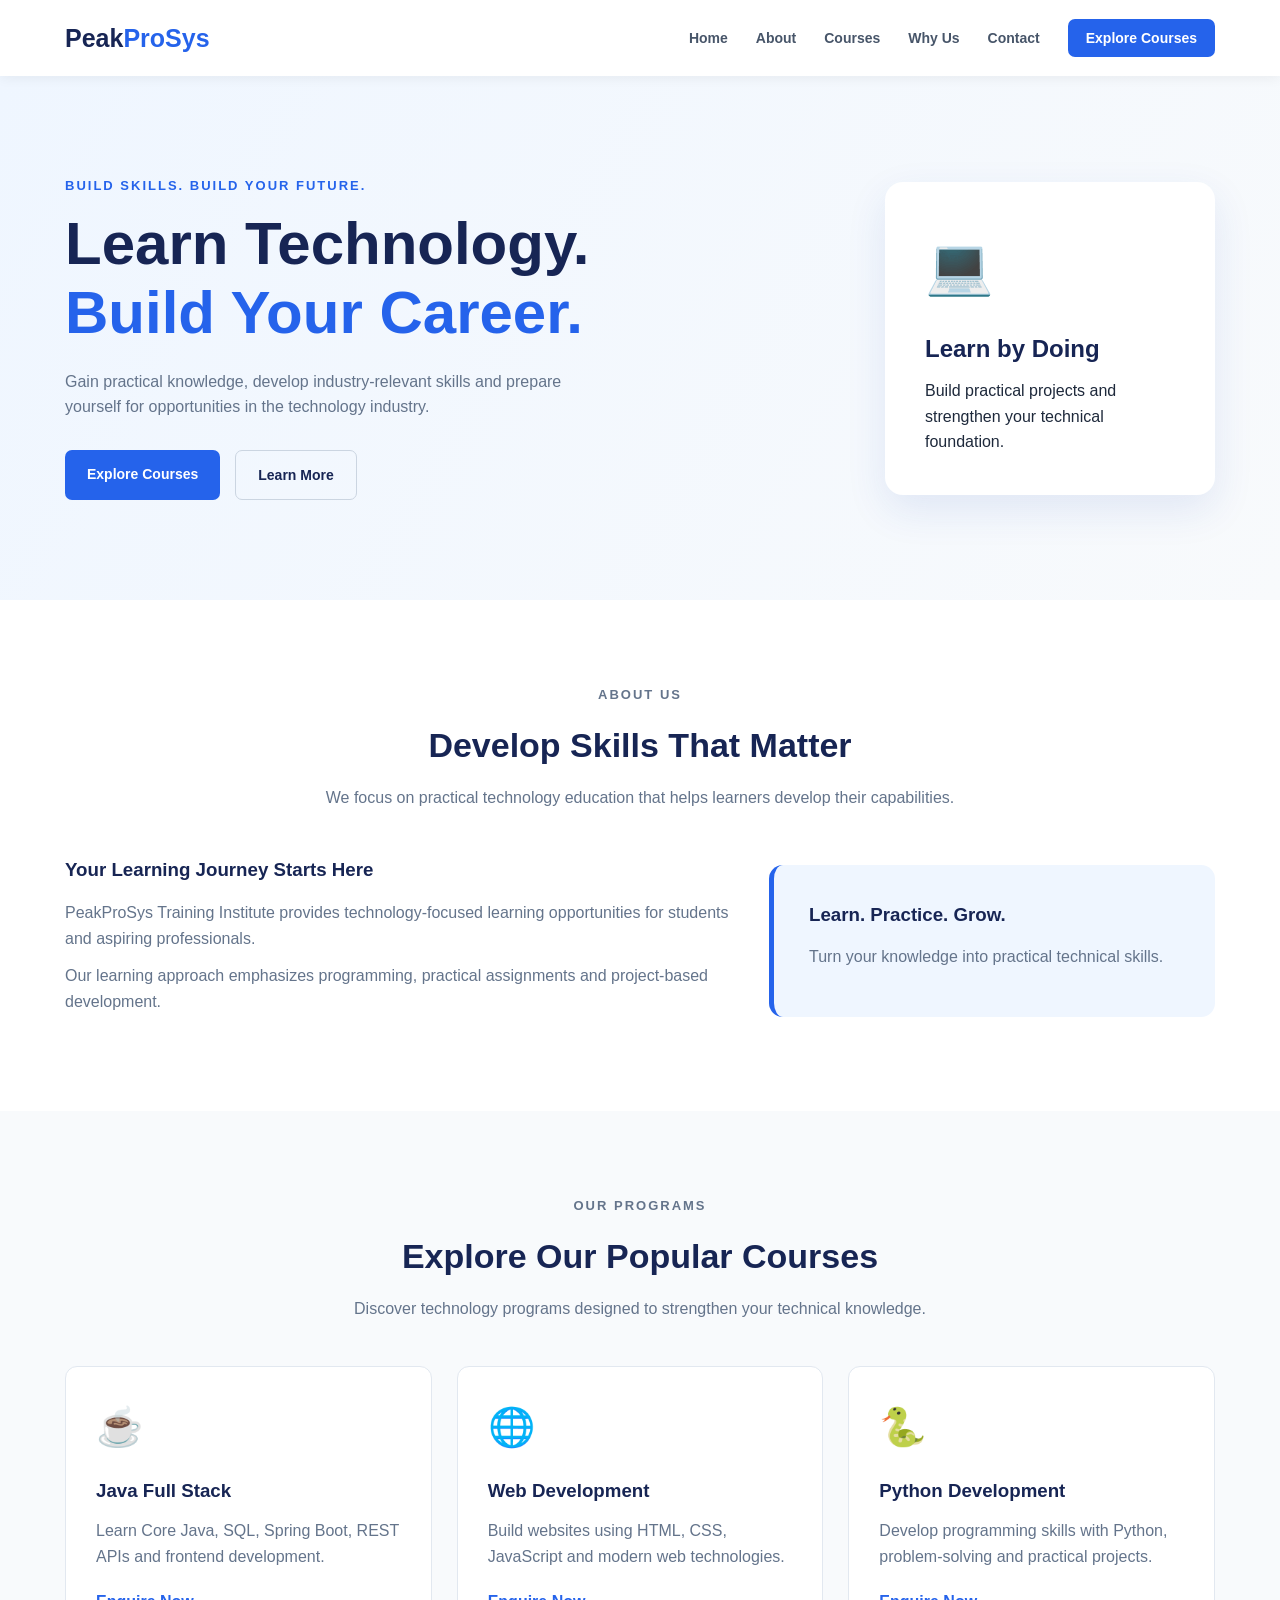
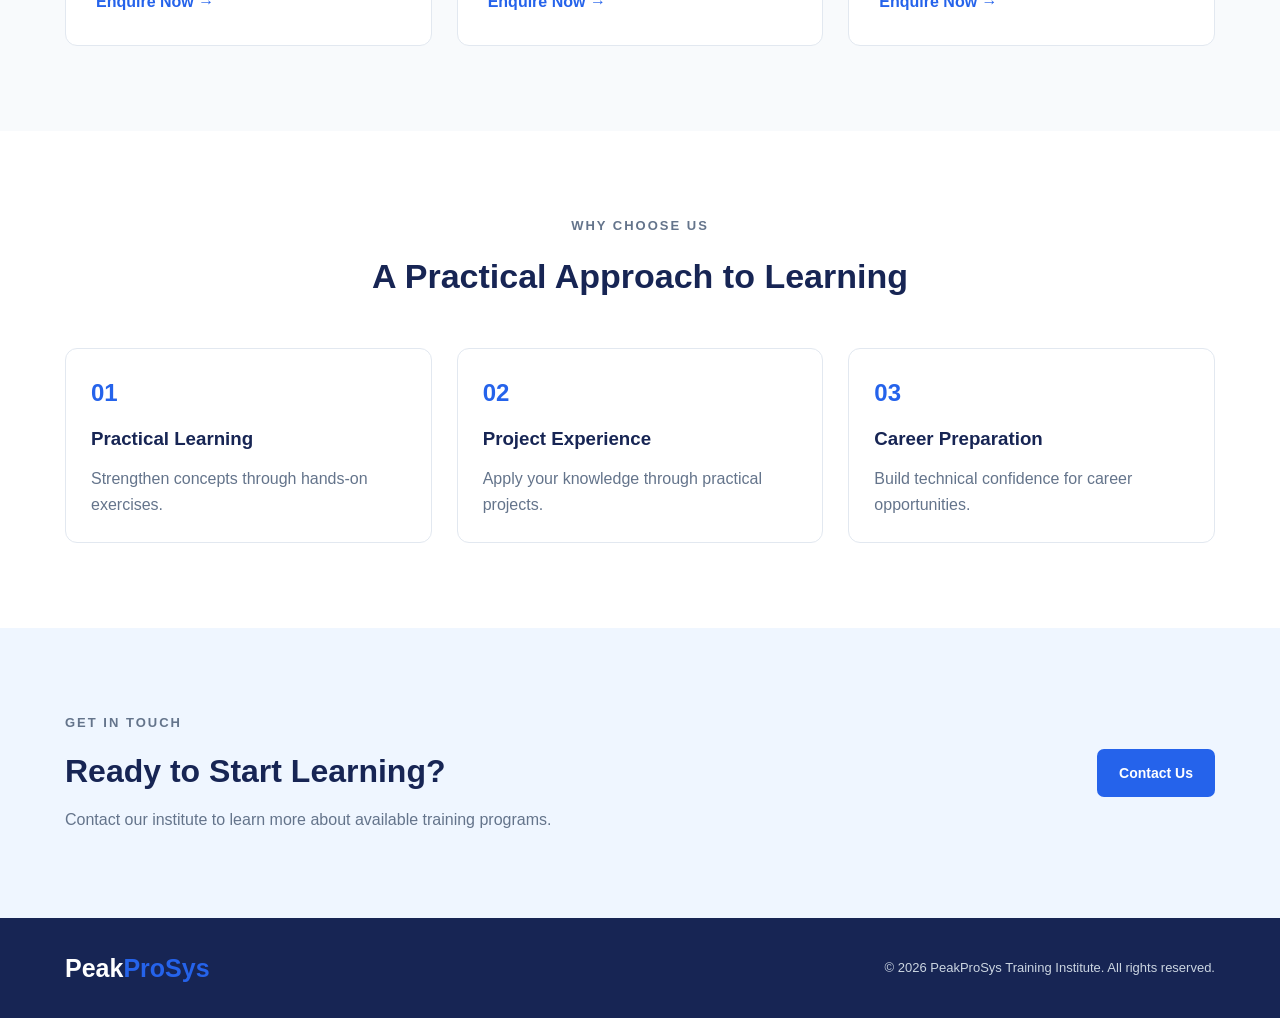
<file: module-4-html-css/63-responsive-navbar/index.html>
<!DOCTYPE html>
<html lang="en">
<head>
    <meta charset="UTF-8">
    <meta name="viewport" content="width=device-width, initial-scale=1.0">

    <meta name="description"
          content="PeakProSys Training Institute offers practical IT training and career-focused technology courses.">

    <title>PeakProSys | IT Training Institute</title>

    <link rel="stylesheet" href="style.css">
</head>

<body>

<!-- Header -->
<header class="header">
    <nav class="navbar container">

        <a href="#" class="logo">
            Peak<span>ProSys</span>
        </a>

        <input type="checkbox" id="menu-toggle" class="menu-toggle">

        <label for="menu-toggle" class="menu-toggle-label"
               aria-label="Toggle navigation menu">
            <span></span>
            <span></span>
            <span></span>
        </label>

        <ul class="nav-links">
            <li><a href="#home">Home</a></li>
            <li><a href="#about">About</a></li>
            <li><a href="#courses">Courses</a></li>
            <li><a href="#why-us">Why Us</a></li>
            <li><a href="#contact">Contact</a></li>
            <li>
                <a href="#courses" class="nav-button">Explore Courses</a>
            </li>
        </ul>

    </nav>
</header>



<main>

    <!-- Hero Section -->
    <section class="hero" id="home">
        <div class="container hero-content">

            <div class="hero-text">
                <p class="eyebrow">BUILD SKILLS. BUILD YOUR FUTURE.</p>

                <h1>
                    Learn Technology.
                    <span>Build Your Career.</span>
                </h1>

                <p class="hero-description">
                    Gain practical knowledge, develop industry-relevant
                    skills and prepare yourself for opportunities
                    in the technology industry.
                </p>

                <div class="hero-buttons">
                    <a href="#courses" class="btn btn-primary">
                        Explore Courses
                    </a>

                    <a href="#about" class="btn btn-secondary">
                        Learn More
                    </a>
                </div>
            </div>

            <div class="hero-card">
                <div class="hero-icon">💻</div>
                <h2>Learn by Doing</h2>
                <p>
                    Build practical projects and strengthen
                    your technical foundation.
                </p>
            </div>

        </div>
    </section>


    <!-- About Section -->
    <section class="section about" id="about">
        <div class="container">

            <div class="section-heading">
                <p class="eyebrow">ABOUT US</p>
                <h2>Develop Skills That Matter</h2>
                <p>
                    We focus on practical technology education
                    that helps learners develop their capabilities.
                </p>
            </div>

            <div class="about-content">
                <div>
                    <h3>Your Learning Journey Starts Here</h3>

                    <p>
                        PeakProSys Training Institute provides
                        technology-focused learning opportunities
                        for students and aspiring professionals.
                    </p>

                    <p>
                        Our learning approach emphasizes programming,
                        practical assignments and project-based
                        development.
                    </p>
                </div>

                <div class="about-highlight">
                    <h3>Learn. Practice. Grow.</h3>
                    <p>
                        Turn your knowledge into practical
                        technical skills.
                    </p>
                </div>
            </div>

        </div>
    </section>


    <!-- Courses Section -->
    <section class="section courses" id="courses">
        <div class="container">

            <div class="section-heading">
                <p class="eyebrow">OUR PROGRAMS</p>
                <h2>Explore Our Popular Courses</h2>
                <p>
                    Discover technology programs designed
                    to strengthen your technical knowledge.
                </p>
            </div>

            <div class="course-grid">

                <article class="course-card">
                    <div class="course-icon">☕</div>
                    <h3>Java Full Stack</h3>
                    <p>
                        Learn Core Java, SQL, Spring Boot,
                        REST APIs and frontend development.
                    </p>
                    <a href="#contact">Enquire Now →</a>
                </article>

                <article class="course-card">
                    <div class="course-icon">🌐</div>
                    <h3>Web Development</h3>
                    <p>
                        Build websites using HTML, CSS,
                        JavaScript and modern web technologies.
                    </p>
                    <a href="#contact">Enquire Now →</a>
                </article>

                <article class="course-card">
                    <div class="course-icon">🐍</div>
                    <h3>Python Development</h3>
                    <p>
                        Develop programming skills with Python,
                        problem-solving and practical projects.
                    </p>
                    <a href="#contact">Enquire Now →</a>
                </article>

            </div>

        </div>
    </section>


    <!-- Why Choose Us -->
    <section class="section why-us" id="why-us">
        <div class="container">

            <div class="section-heading">
                <p class="eyebrow">WHY CHOOSE US</p>
                <h2>A Practical Approach to Learning</h2>
            </div>

            <div class="features-grid">

                <article class="feature">
                    <span>01</span>
                    <h3>Practical Learning</h3>
                    <p>Strengthen concepts through hands-on exercises.</p>
                </article>

                <article class="feature">
                    <span>02</span>
                    <h3>Project Experience</h3>
                    <p>Apply your knowledge through practical projects.</p>
                </article>

                <article class="feature">
                    <span>03</span>
                    <h3>Career Preparation</h3>
                    <p>Build technical confidence for career opportunities.</p>
                </article>

            </div>

        </div>
    </section>


    <!-- Contact Section -->
    <section class="section contact" id="contact">
        <div class="container contact-content">

            <div>
                <p class="eyebrow">GET IN TOUCH</p>
                <h2>Ready to Start Learning?</h2>
                <p>
                    Contact our institute to learn more
                    about available training programs.
                </p>
            </div>

            <a href="mailto:info@peakprosys.com"
               class="btn btn-primary">
                Contact Us
            </a>

        </div>
    </section>

</main>


<!-- Footer -->
<footer class="footer">
    <div class="container footer-content">

        <a href="#home" class="logo">
            Peak<span>ProSys</span>
        </a>

        <p>
            © 2026 PeakProSys Training Institute.
            All rights reserved.
        </p>

    </div>
</footer>

</body>
</html>
</file>
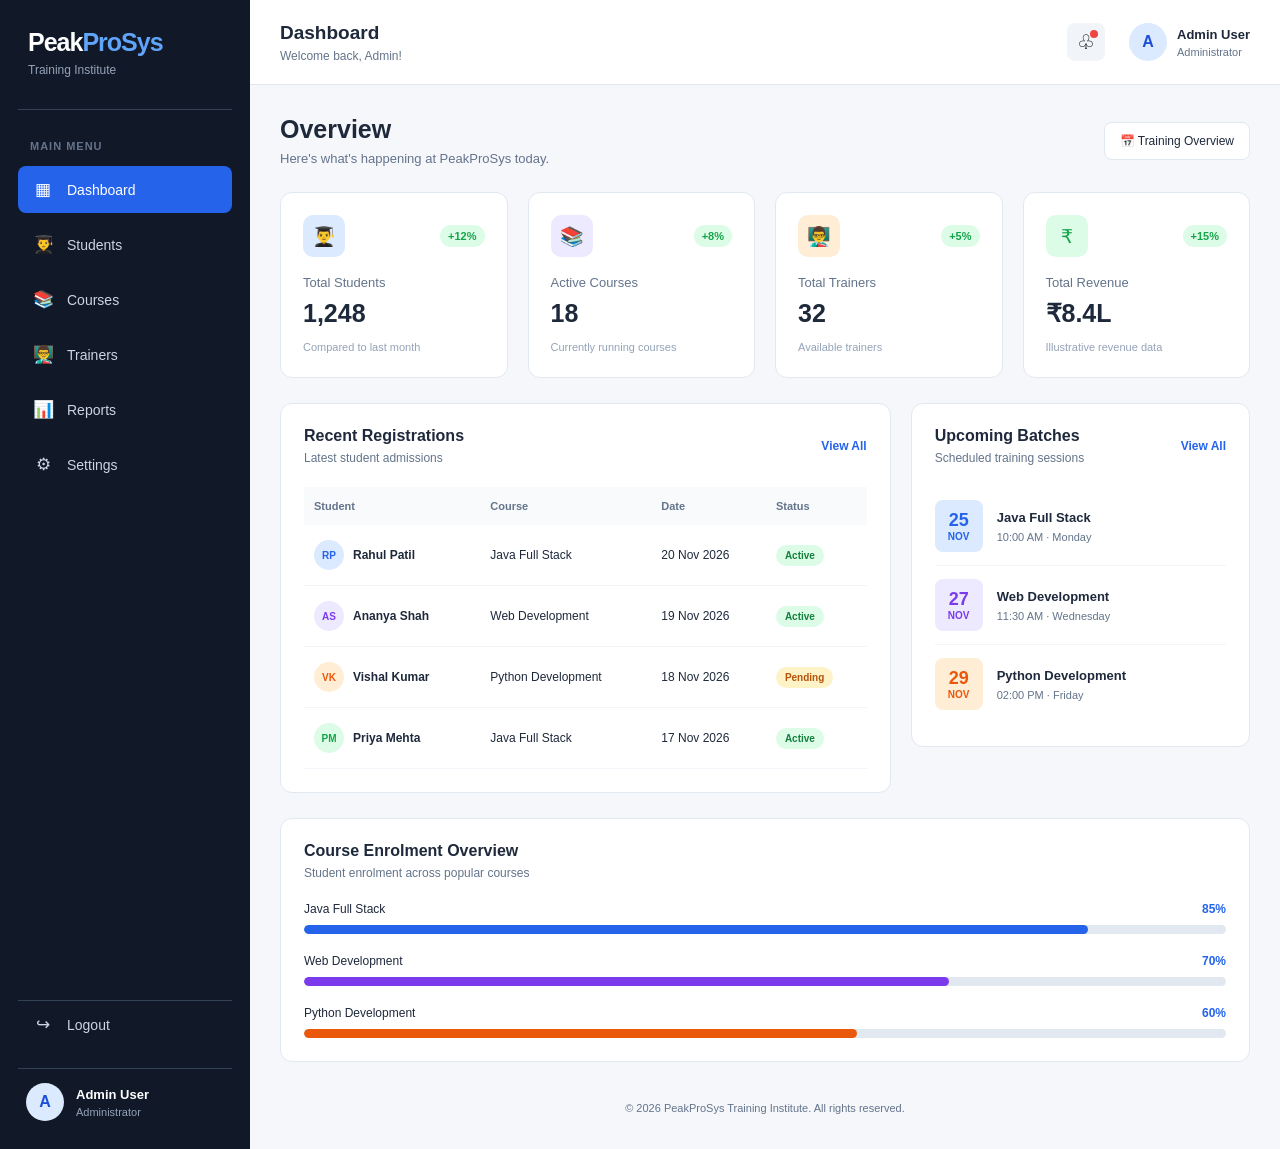
<file: module-4-html-css/64-admin-dashboard/index.html>
<!DOCTYPE html>
<html lang="en">
<head>
    <meta charset="UTF-8">
    <meta name="viewport" content="width=device-width, initial-scale=1.0">
    <title>PeakProSys | Admin Dashboard</title>
    <link rel="stylesheet" href="style.css">
</head>
<body>

<div class="dashboard">

    <!-- Sidebar Toggle -->
    <input type="checkbox" id="sidebar-toggle" class="sidebar-toggle">

    <!-- Sidebar -->
    <aside class="sidebar">

        <div class="sidebar-brand">
            <h2>Peak<span>ProSys</span></h2>
            <p>Training Institute</p>
        </div>

        <div class="sidebar-menu">
            <p class="menu-heading">MAIN MENU</p>

            <nav>
                <a href="#" class="nav-link active">
                    <span>▦</span> Dashboard
                </a>

                <a href="#" class="nav-link">
                    <span>👨‍🎓</span> Students
                </a>

                <a href="#" class="nav-link">
                    <span>📚</span> Courses
                </a>

                <a href="#" class="nav-link">
                    <span>👨‍🏫</span> Trainers
                </a>

                <a href="#" class="nav-link">
                    <span>📊</span> Reports
                </a>

                <a href="#" class="nav-link">
                    <span>⚙</span> Settings
                </a>
            </nav>
        </div>

        <div class="sidebar-bottom">
            <a href="#" class="nav-link logout">
                <span>↪</span> Logout
            </a>

            <div class="sidebar-profile">
                <div class="avatar">A</div>
                <div>
                    <h4>Admin User</h4>
                    <p>Administrator</p>
                </div>
            </div>
        </div>

    </aside>

    <!-- Sidebar Overlay -->
    <label for="sidebar-toggle" class="sidebar-overlay"
           aria-label="Close navigation menu"></label>

    <!-- Main Content -->
    <main class="main-content">

        <!-- Topbar -->
        <header class="topbar">

            <div class="topbar-left">
                <label for="sidebar-toggle" class="menu-toggle"
                       aria-label="Toggle navigation menu">
                    <span></span>
                    <span></span>
                    <span></span>
                </label>

                <div>
                    <h2>Dashboard</h2>
                    <p>Welcome back, Admin!</p>
                </div>
            </div>

            <div class="topbar-right">
                <button class="notification-btn" aria-label="Notifications">
                    ♧
                    <span class="notification-dot"></span>
                </button>

                <div class="topbar-profile">
                    <div class="avatar">A</div>
                    <div class="profile-info">
                        <h4>Admin User</h4>
                        <p>Administrator</p>
                    </div>
                </div>
            </div>

        </header>

        <!-- Dashboard Body -->
        <section class="dashboard-body">

            <div class="welcome-section">
                <div>
                    <h1>Overview</h1>
                    <p>Here's what's happening at PeakProSys today.</p>
                </div>

                <div class="date-label">📅 Training Overview</div>
            </div>

            <!-- Statistics -->
            <section class="stats-grid">

                <article class="stat-card">
                    <div class="stat-top">
                        <div class="stat-icon blue">👨‍🎓</div>
                        <span class="stat-trend">+12%</span>
                    </div>
                    <p>Total Students</p>
                    <h2>1,248</h2>
                    <small>Compared to last month</small>
                </article>

                <article class="stat-card">
                    <div class="stat-top">
                        <div class="stat-icon purple">📚</div>
                        <span class="stat-trend">+8%</span>
                    </div>
                    <p>Active Courses</p>
                    <h2>18</h2>
                    <small>Currently running courses</small>
                </article>

                <article class="stat-card">
                    <div class="stat-top">
                        <div class="stat-icon orange">👨‍🏫</div>
                        <span class="stat-trend">+5%</span>
                    </div>
                    <p>Total Trainers</p>
                    <h2>32</h2>
                    <small>Available trainers</small>
                </article>

                <article class="stat-card">
                    <div class="stat-top">
                        <div class="stat-icon green">₹</div>
                        <span class="stat-trend">+15%</span>
                    </div>
                    <p>Total Revenue</p>
                    <h2>₹8.4L</h2>
                    <small>Illustrative revenue data</small>
                </article>

            </section>

            <!-- Main Dashboard Grid -->
            <section class="content-grid">

                <!-- Recent Registrations -->
                <article class="panel registrations-panel">

                    <div class="panel-header">
                        <div>
                            <h3>Recent Registrations</h3>
                            <p>Latest student admissions</p>
                        </div>
                        <a href="#">View All</a>
                    </div>

                    <div class="table-wrapper">
                        <table>
                            <thead>
                            <tr>
                                <th>Student</th>
                                <th>Course</th>
                                <th>Date</th>
                                <th>Status</th>
                            </tr>
                            </thead>

                            <tbody>
                            <tr>
                                <td>
                                    <div class="student-cell">
                                        <div class="table-avatar blue">RP</div>
                                        <span>Rahul Patil</span>
                                    </div>
                                </td>
                                <td>Java Full Stack</td>
                                <td>20 Nov 2026</td>
                                <td><span class="status active-status">Active</span></td>
                            </tr>

                            <tr>
                                <td>
                                    <div class="student-cell">
                                        <div class="table-avatar purple">AS</div>
                                        <span>Ananya Shah</span>
                                    </div>
                                </td>
                                <td>Web Development</td>
                                <td>19 Nov 2026</td>
                                <td><span class="status active-status">Active</span></td>
                            </tr>

                            <tr>
                                <td>
                                    <div class="student-cell">
                                        <div class="table-avatar orange">VK</div>
                                        <span>Vishal Kumar</span>
                                    </div>
                                </td>
                                <td>Python Development</td>
                                <td>18 Nov 2026</td>
                                <td><span class="status pending-status">Pending</span></td>
                            </tr>

                            <tr>
                                <td>
                                    <div class="student-cell">
                                        <div class="table-avatar green">PM</div>
                                        <span>Priya Mehta</span>
                                    </div>
                                </td>
                                <td>Java Full Stack</td>
                                <td>17 Nov 2026</td>
                                <td><span class="status active-status">Active</span></td>
                            </tr>
                            </tbody>
                        </table>
                    </div>

                </article>

                <!-- Upcoming Batches -->
                <article class="panel batches-panel">

                    <div class="panel-header">
                        <div>
                            <h3>Upcoming Batches</h3>
                            <p>Scheduled training sessions</p>
                        </div>
                        <a href="#">View All</a>
                    </div>

                    <div class="batch-item">
                        <div class="batch-date">
                            <strong>25</strong>
                            <span>NOV</span>
                        </div>
                        <div class="batch-info">
                            <h4>Java Full Stack</h4>
                            <p>10:00 AM · Monday</p>
                        </div>
                    </div>

                    <div class="batch-item">
                        <div class="batch-date purple-date">
                            <strong>27</strong>
                            <span>NOV</span>
                        </div>
                        <div class="batch-info">
                            <h4>Web Development</h4>
                            <p>11:30 AM · Wednesday</p>
                        </div>
                    </div>

                    <div class="batch-item">
                        <div class="batch-date orange-date">
                            <strong>29</strong>
                            <span>NOV</span>
                        </div>
                        <div class="batch-info">
                            <h4>Python Development</h4>
                            <p>02:00 PM · Friday</p>
                        </div>
                    </div>

                </article>

            </section>

            <!-- Course Progress -->
            <section class="panel progress-panel">

                <div class="panel-header">
                    <div>
                        <h3>Course Enrolment Overview</h3>
                        <p>Student enrolment across popular courses</p>
                    </div>
                </div>

                <div class="progress-item">
                    <div class="progress-label">
                        <span>Java Full Stack</span>
                        <strong>85%</strong>
                    </div>
                    <div class="progress-track">
                        <div class="progress-fill java-progress"></div>
                    </div>
                </div>

                <div class="progress-item">
                    <div class="progress-label">
                        <span>Web Development</span>
                        <strong>70%</strong>
                    </div>
                    <div class="progress-track">
                        <div class="progress-fill web-progress"></div>
                    </div>
                </div>

                <div class="progress-item">
                    <div class="progress-label">
                        <span>Python Development</span>
                        <strong>60%</strong>
                    </div>
                    <div class="progress-track">
                        <div class="progress-fill python-progress"></div>
                    </div>
                </div>

            </section>

            <footer class="footer">
                <p>© 2026 PeakProSys Training Institute. All rights reserved.</p>
            </footer>

        </section>

    </main>

</div>

</body>
</html>
</file>
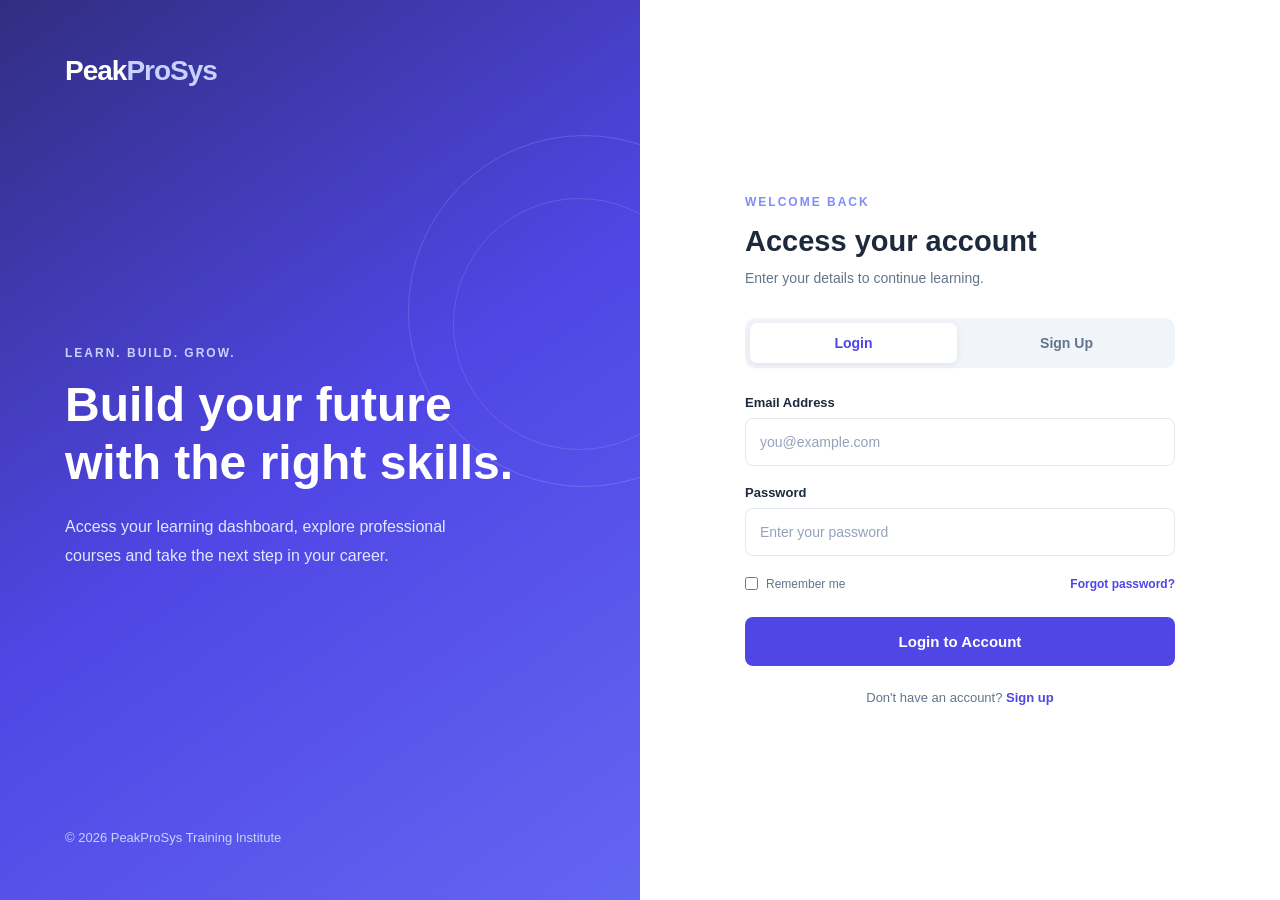
<file: module-4-html-css/65-login-signup-page/index.html>
<!DOCTYPE html>
<html lang="en">
<head>
    <meta charset="UTF-8">
    <meta name="viewport" content="width=device-width, initial-scale=1.0">
    <meta name="description" content="PeakProSys Training Institute login and registration page">
    <title>Login | PeakProSys Training Institute</title>
    <link rel="stylesheet" href="style.css">
</head>
<body>

<div class="auth-container">

    <section class="welcome-panel">
        <div class="brand">Peak<span>ProSys</span></div>

        <div class="welcome-content">
            <p class="eyebrow">LEARN. BUILD. GROW.</p>
            <h1>Build your future with the right skills.</h1>
            <p>
                Access your learning dashboard, explore professional
                courses and take the next step in your career.
            </p>
        </div>

        <div class="welcome-footer">
            © 2026 PeakProSys Training Institute
        </div>
    </section>

    <main class="form-panel">

        <div class="form-wrapper">

            <div class="form-heading">
                <p class="eyebrow">WELCOME BACK</p>
                <h2>Access your account</h2>
                <p>Enter your details to continue learning.</p>
            </div>

            <div class="form-tabs">
                <button type="button" class="tab active" id="loginTab">
                    Login
                </button>
                <button type="button" class="tab" id="signupTab">
                    Sign Up
                </button>
            </div>

            <form id="loginForm" class="auth-form">

                <div class="form-group">
                    <label for="loginEmail">Email Address</label>
                    <input
                            type="email"
                            id="loginEmail"
                            name="email"
                            placeholder="you@example.com"
                            autocomplete="email"
                            required
                    >
                </div>

                <div class="form-group">
                    <label for="loginPassword">Password</label>
                    <input
                            type="password"
                            id="loginPassword"
                            name="password"
                            placeholder="Enter your password"
                            autocomplete="current-password"
                            required
                    >
                </div>

                <div class="form-options">
                    <label class="remember">
                        <input type="checkbox" name="remember">
                        Remember me
                    </label>
                    <a href="#forgot-password">Forgot password?</a>
                </div>

                <button type="submit" class="submit-btn">
                    Login to Account
                </button>

                <p class="switch-text">
                    Don't have an account?
                    <button type="button" class="text-btn" id="showSignup">
                        Sign up
                    </button>
                </p>

            </form>

            <form id="signupForm" class="auth-form hidden">

                <div class="form-group">
                    <label for="fullName">Full Name</label>
                    <input
                            type="text"
                            id="fullName"
                            name="fullName"
                            placeholder="Enter your full name"
                            minlength="3"
                            autocomplete="name"
                            required
                    >
                </div>

                <div class="form-group">
                    <label for="signupEmail">Email Address</label>
                    <input
                            type="email"
                            id="signupEmail"
                            name="email"
                            placeholder="you@example.com"
                            autocomplete="email"
                            required
                    >
                </div>

                <div class="form-group">
                    <label for="mobile">Mobile Number</label>
                    <input
                            type="tel"
                            id="mobile"
                            name="mobile"
                            placeholder="10-digit mobile number"
                            pattern="[6-9][0-9]{9}"
                            title="Enter a valid 10-digit Indian mobile number"
                            autocomplete="tel"
                            required
                    >
                </div>

                <div class="form-group">
                    <label for="signupPassword">Password</label>
                    <input
                            type="password"
                            id="signupPassword"
                            name="password"
                            placeholder="Minimum 8 characters"
                            minlength="8"
                            autocomplete="new-password"
                            required
                    >
                </div>

                <div class="form-group">
                    <label for="confirmPassword">Confirm Password</label>
                    <input
                            type="password"
                            id="confirmPassword"
                            name="confirmPassword"
                            placeholder="Re-enter your password"
                            minlength="8"
                            autocomplete="new-password"
                            required
                    >
                </div>

                <label class="terms">
                    <input type="checkbox" name="terms" required>
                    I agree to the Terms and Conditions.
                </label>

                <button type="submit" class="submit-btn">
                    Create Account
                </button>

                <p class="switch-text">
                    Already have an account?
                    <button type="button" class="text-btn" id="showLogin">
                        Login
                    </button>
                </p>

            </form>

        </div>

    </main>

</div>
<script src="script.js"></script>
</body>
</body>
</html>
</file>
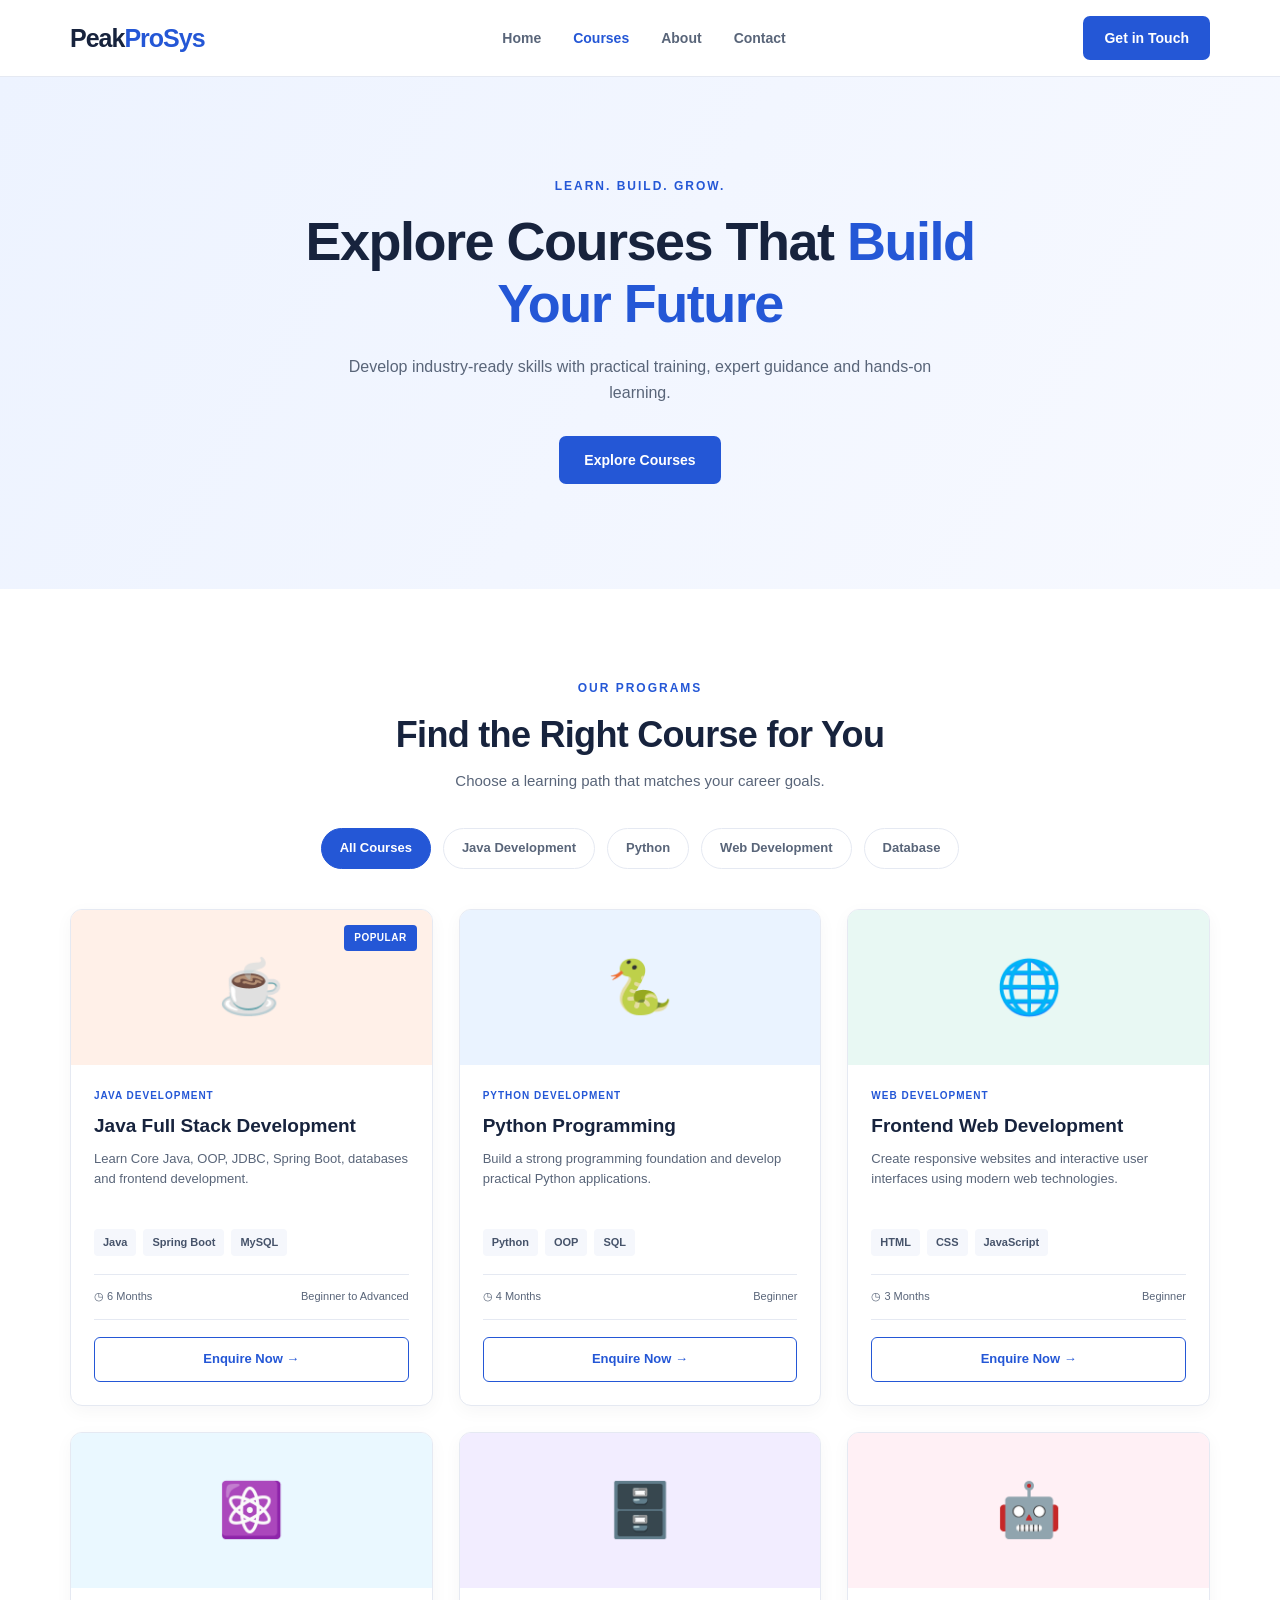
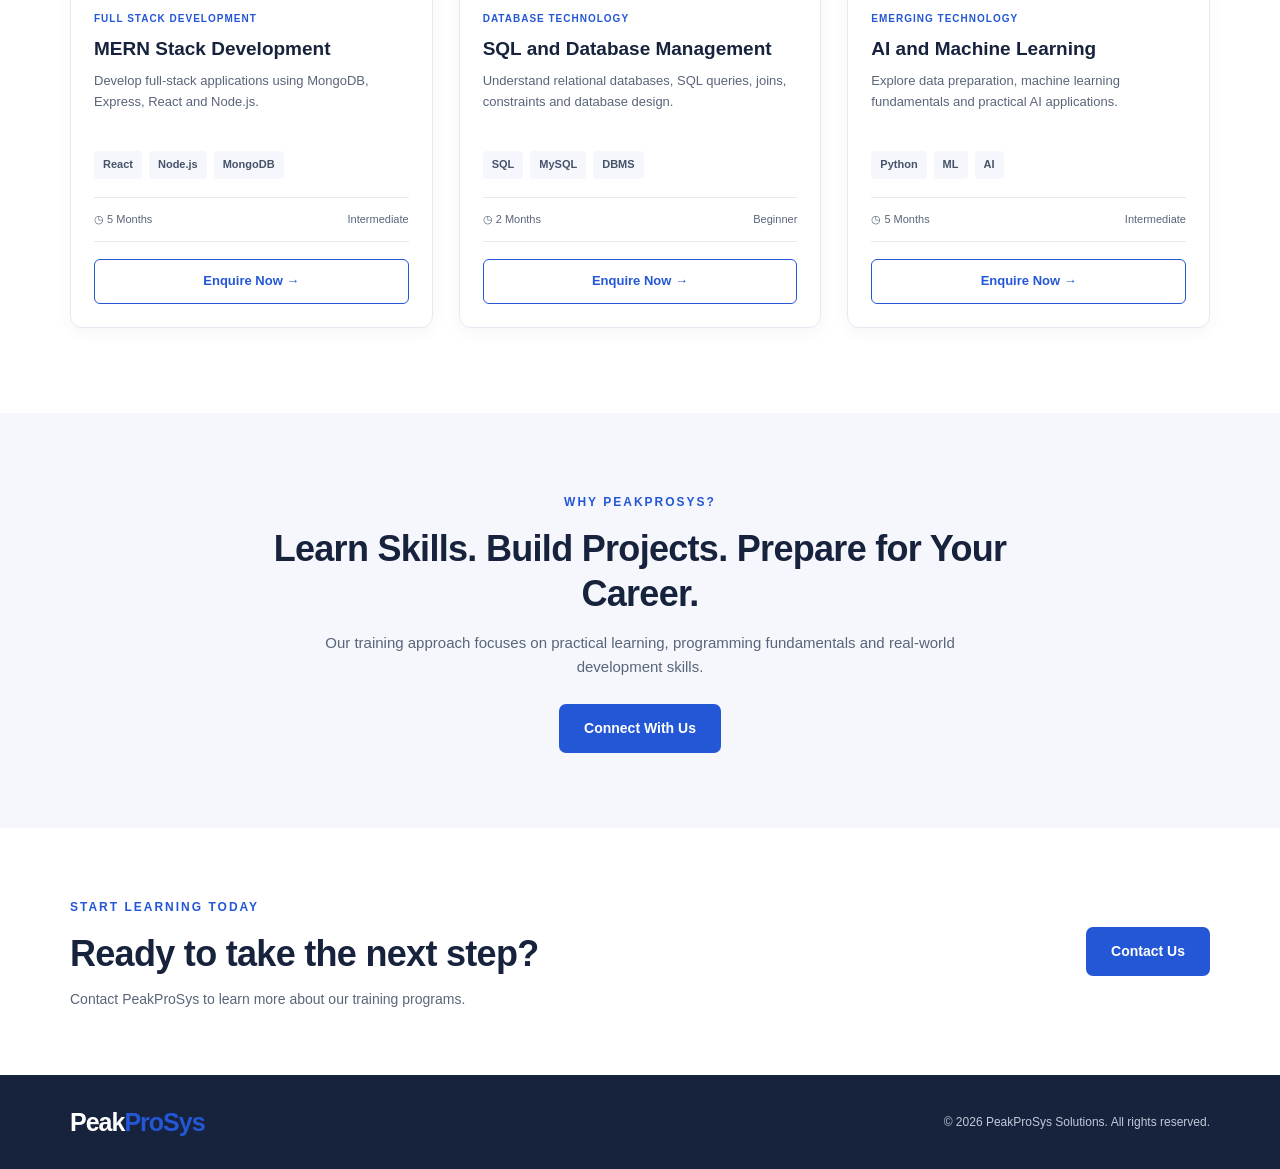
<file: module-4-html-css/66-responsive-course-listing/index.html>
<!DOCTYPE html>
<html lang="en">
<head>
    <meta charset="UTF-8">
    <meta name="viewport" content="width=device-width, initial-scale=1.0">
    <meta name="description" content="Explore professional IT training courses at PeakProSys. Learn Java, Python, Web Development and more.">
    <title>Our Courses | PeakProSys</title>
    <link rel="stylesheet" href="style.css">
</head>
<body>

<header class="header">
    <nav class="navbar container">
        <a href="#" class="logo">Peak<span>ProSys</span></a>

        <ul class="nav-links">
            <li><a href="#home">Home</a></li>
            <li><a href="#courses" class="active">Courses</a></li>
            <li><a href="#about">About</a></li>
            <li><a href="#contact">Contact</a></li>
        </ul>

        <a href="#contact" class="nav-button">Get in Touch</a>
    </nav>
</header>

<main>
    <section class="hero" id="home">
        <div class="container hero-content">
            <span class="eyebrow">LEARN. BUILD. GROW.</span>
            <h1>Explore Courses That <span>Build Your Future</span></h1>
            <p>
                Develop industry-ready skills with practical training,
                expert guidance and hands-on learning.
            </p>
            <a href="#courses" class="primary-button">Explore Courses</a>
        </div>
    </section>

    <section class="course-section" id="courses">
        <div class="container">

            <div class="section-heading">
                <span class="eyebrow">OUR PROGRAMS</span>
                <h2>Find the Right Course for You</h2>
                <p>Choose a learning path that matches your career goals.</p>
            </div>

            <div class="category-list">
                <a href="#courses" class="category active">All Courses</a>
                <a href="#java" class="category">Java Development</a>
                <a href="#python" class="category">Python</a>
                <a href="#web" class="category">Web Development</a>
                <a href="#database" class="category">Database</a>
            </div>

            <div class="course-grid">

                <article class="course-card" id="java">
                    <div class="course-banner java-banner">
                        <span class="course-icon">☕</span>
                        <span class="course-tag">POPULAR</span>
                    </div>
                    <div class="course-content">
                        <span class="course-category">JAVA DEVELOPMENT</span>
                        <h3>Java Full Stack Development</h3>
                        <p>
                            Learn Core Java, OOP, JDBC, Spring Boot,
                            databases and frontend development.
                        </p>
                        <div class="technology-list">
                            <span>Java</span><span>Spring Boot</span><span>MySQL</span>
                        </div>
                        <div class="course-info">
                            <span>◷ 6 Months</span>
                            <span>Beginner to Advanced</span>
                        </div>
                        <a href="#contact" class="course-button">Enquire Now →</a>
                    </div>
                </article>

                <article class="course-card" id="python">
                    <div class="course-banner python-banner">
                        <span class="course-icon">🐍</span>
                    </div>
                    <div class="course-content">
                        <span class="course-category">PYTHON DEVELOPMENT</span>
                        <h3>Python Programming</h3>
                        <p>
                            Build a strong programming foundation and
                            develop practical Python applications.
                        </p>
                        <div class="technology-list">
                            <span>Python</span><span>OOP</span><span>SQL</span>
                        </div>
                        <div class="course-info">
                            <span>◷ 4 Months</span>
                            <span>Beginner</span>
                        </div>
                        <a href="#contact" class="course-button">Enquire Now →</a>
                    </div>
                </article>

                <article class="course-card" id="web">
                    <div class="course-banner web-banner">
                        <span class="course-icon">🌐</span>
                    </div>
                    <div class="course-content">
                        <span class="course-category">WEB DEVELOPMENT</span>
                        <h3>Frontend Web Development</h3>
                        <p>
                            Create responsive websites and interactive
                            user interfaces using modern web technologies.
                        </p>
                        <div class="technology-list">
                            <span>HTML</span><span>CSS</span><span>JavaScript</span>
                        </div>
                        <div class="course-info">
                            <span>◷ 3 Months</span>
                            <span>Beginner</span>
                        </div>
                        <a href="#contact" class="course-button">Enquire Now →</a>
                    </div>
                </article>

                <article class="course-card">
                    <div class="course-banner react-banner">
                        <span class="course-icon">⚛️</span>
                    </div>
                    <div class="course-content">
                        <span class="course-category">FULL STACK DEVELOPMENT</span>
                        <h3>MERN Stack Development</h3>
                        <p>
                            Develop full-stack applications using
                            MongoDB, Express, React and Node.js.
                        </p>
                        <div class="technology-list">
                            <span>React</span><span>Node.js</span><span>MongoDB</span>
                        </div>
                        <div class="course-info">
                            <span>◷ 5 Months</span>
                            <span>Intermediate</span>
                        </div>
                        <a href="#contact" class="course-button">Enquire Now →</a>
                    </div>
                </article>

                <article class="course-card" id="database">
                    <div class="course-banner database-banner">
                        <span class="course-icon">🗄️</span>
                    </div>
                    <div class="course-content">
                        <span class="course-category">DATABASE TECHNOLOGY</span>
                        <h3>SQL and Database Management</h3>
                        <p>
                            Understand relational databases, SQL queries,
                            joins, constraints and database design.
                        </p>
                        <div class="technology-list">
                            <span>SQL</span><span>MySQL</span><span>DBMS</span>
                        </div>
                        <div class="course-info">
                            <span>◷ 2 Months</span>
                            <span>Beginner</span>
                        </div>
                        <a href="#contact" class="course-button">Enquire Now →</a>
                    </div>
                </article>

                <article class="course-card">
                    <div class="course-banner ai-banner">
                        <span class="course-icon">🤖</span>
                    </div>
                    <div class="course-content">
                        <span class="course-category">EMERGING TECHNOLOGY</span>
                        <h3>AI and Machine Learning</h3>
                        <p>
                            Explore data preparation, machine learning
                            fundamentals and practical AI applications.
                        </p>
                        <div class="technology-list">
                            <span>Python</span><span>ML</span><span>AI</span>
                        </div>
                        <div class="course-info">
                            <span>◷ 5 Months</span>
                            <span>Intermediate</span>
                        </div>
                        <a href="#contact" class="course-button">Enquire Now →</a>
                    </div>
                </article>

            </div>
        </div>
    </section>

    <section class="about-section" id="about">
        <div class="container about-content">
            <span class="eyebrow">WHY PEAKPROSYS?</span>
            <h2>Learn Skills. Build Projects. Prepare for Your Career.</h2>
            <p>
                Our training approach focuses on practical learning,
                programming fundamentals and real-world development skills.
            </p>
            <a href="#contact" class="primary-button">Connect With Us</a>
        </div>
    </section>

    <section class="contact-section" id="contact">
        <div class="container contact-content">
            <div>
                <span class="eyebrow">START LEARNING TODAY</span>
                <h2>Ready to take the next step?</h2>
                <p>Contact PeakProSys to learn more about our training programs.</p>
            </div>
            <a href="mailto:info@peakprosys.com" class="primary-button">Contact Us</a>
        </div>
    </section>
</main>

<footer class="footer">
    <div class="container footer-content">
        <a href="#" class="logo">Peak<span>ProSys</span></a>
        <p>© 2026 PeakProSys Solutions. All rights reserved.</p>
    </div>
</footer>

</body>
</html>
</file>
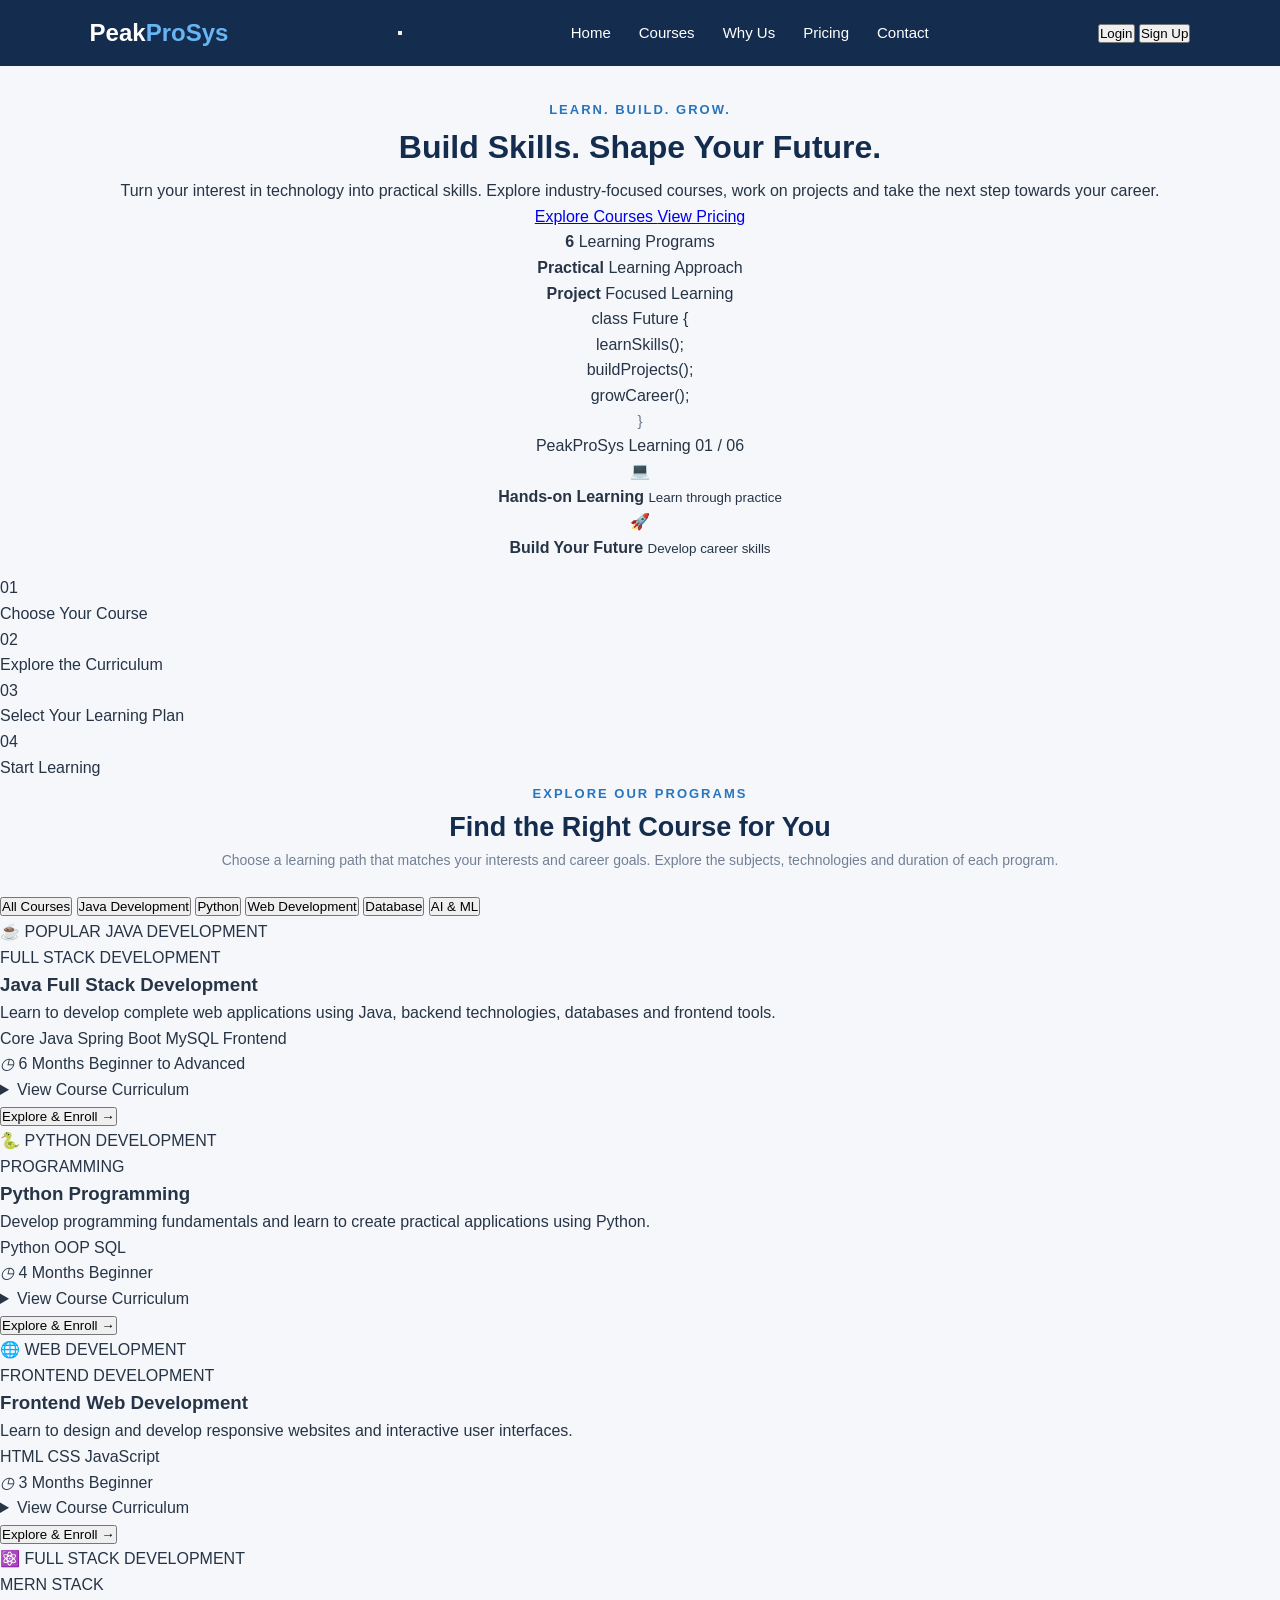
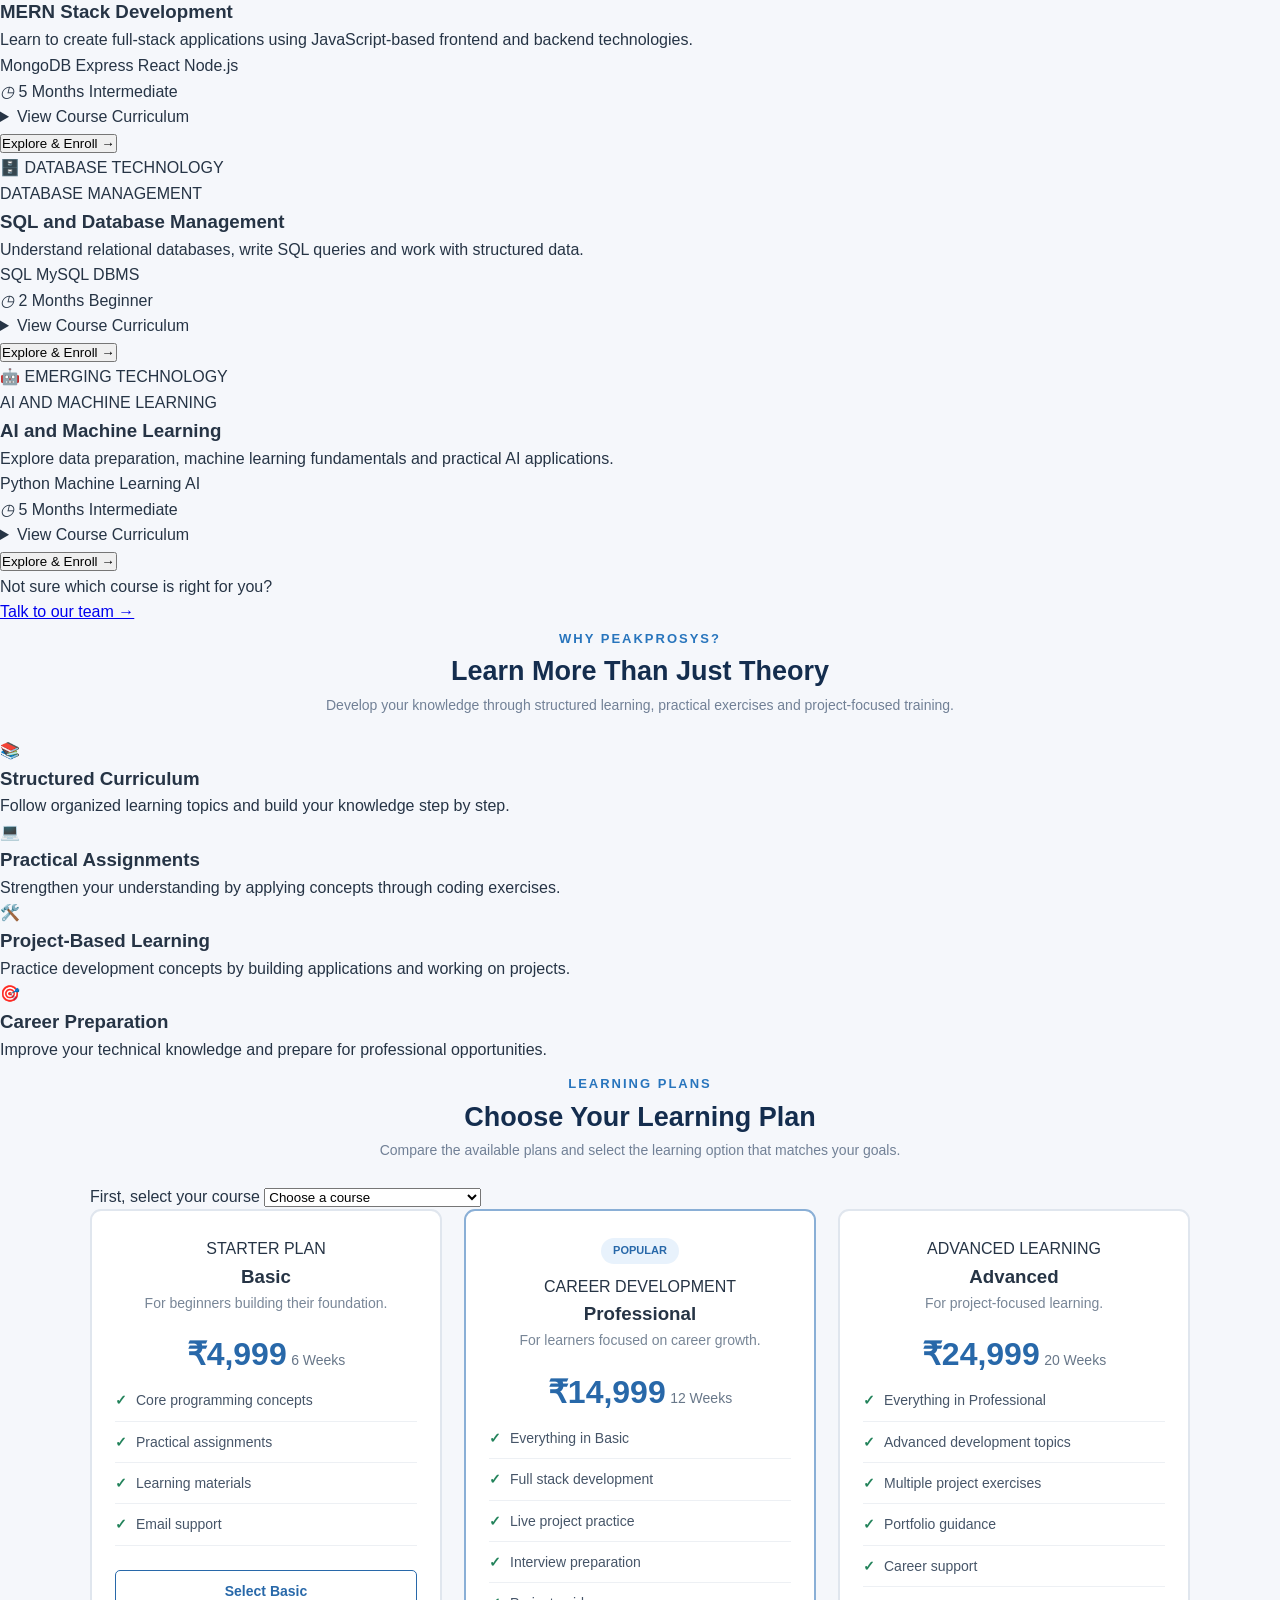
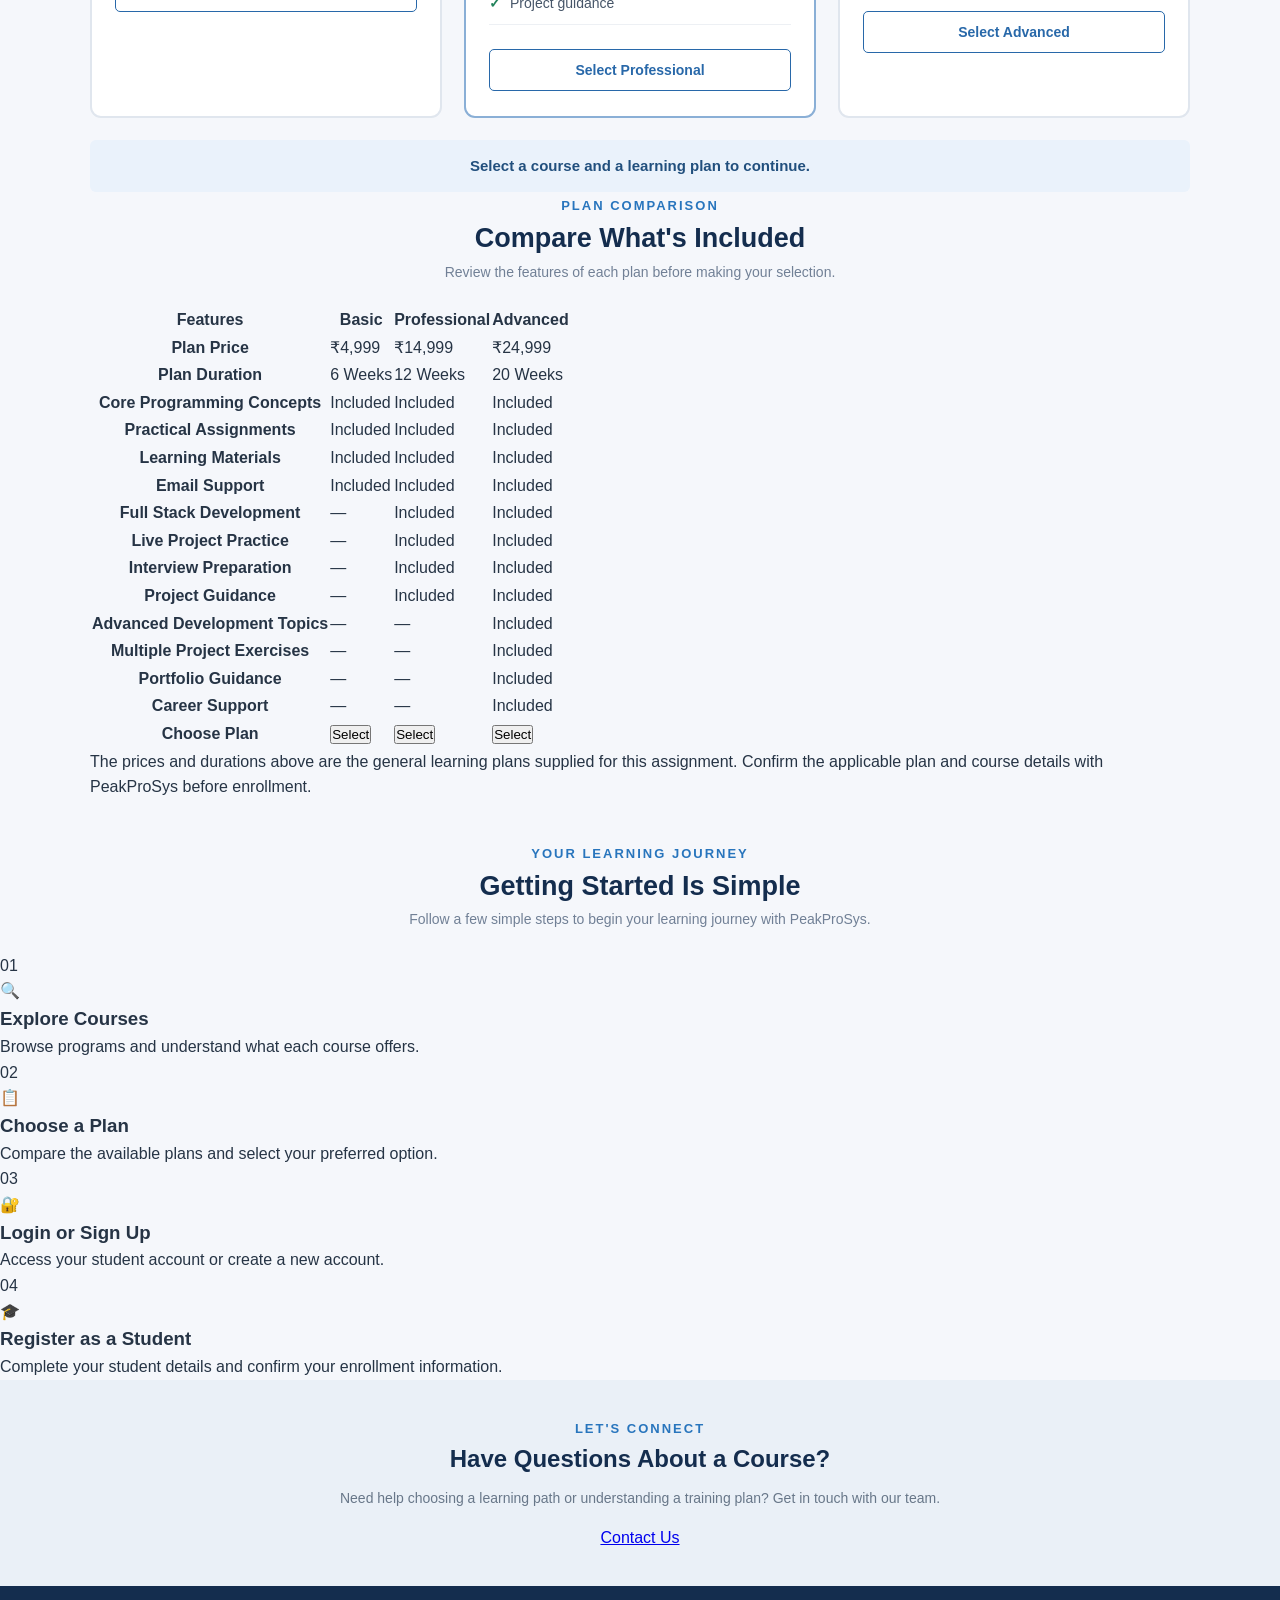
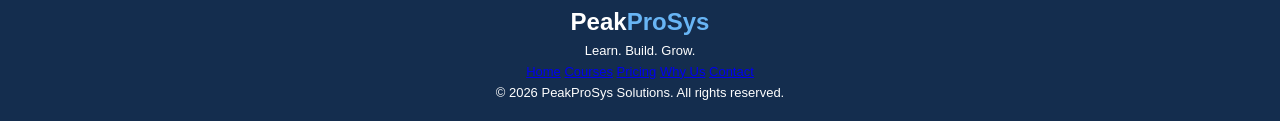
<file: module-4-html-css/68-course-pricing-comparison/index.html>
<!DOCTYPE html>
<html lang="en">

<head>
    <meta charset="UTF-8">
    <meta name="viewport" content="width=device-width, initial-scale=1.0">

    <meta name="description"
          content="Explore PeakProSys courses, compare learning plans, view course curriculum and begin your technology career.">

    <title>PeakProSys | Learn. Build. Grow.</title>

    <link rel="stylesheet" href="style.css">
</head>

<body>

<!-- =====================================================
     HEADER / NAVIGATION
===================================================== -->

<header class="header" id="header">

    <nav class="navbar container">

        <a href="#home" class="logo" aria-label="PeakProSys Home">
            Peak<span>ProSys</span>
        </a>

        <button class="menu-toggle"
                id="menuToggle"
                type="button"
                aria-label="Toggle navigation"
                aria-expanded="false">
            <span></span>
            <span></span>
            <span></span>
        </button>

        <ul class="nav-links" id="navLinks">
            <li><a href="#home">Home</a></li>
            <li><a href="#courses">Courses</a></li>
            <li><a href="#why-us">Why Us</a></li>
            <li><a href="#pricing">Pricing</a></li>
            <li><a href="#contact">Contact</a></li>
        </ul>

        <div class="header-actions">

            <button class="login-button"
                    type="button"
                    data-open-auth="login">
                Login
            </button>

            <button class="signup-button"
                    type="button"
                    data-open-auth="signup">
                Sign Up
            </button>

        </div>

    </nav>

</header>


<!-- =====================================================
     PUBLIC WEBSITE
===================================================== -->

<main id="publicWebsite">

    <!-- ================= HERO ================= -->

    <section class="hero" id="home">

        <div class="container hero-container">

            <div class="hero-content reveal">

                <span class="eyebrow">
                    LEARN. BUILD. GROW.
                </span>

                <h1>
                    Build Skills.
                    <span>Shape Your Future.</span>
                </h1>

                <p>
                    Turn your interest in technology into practical skills.
                    Explore industry-focused courses, work on projects
                    and take the next step towards your career.
                </p>

                <div class="hero-actions">

                    <a href="#courses" class="primary-button">
                        Explore Courses
                    </a>

                    <a href="#pricing" class="secondary-button">
                        View Pricing
                    </a>

                </div>

                <div class="hero-highlights">

                    <div class="hero-highlight">
                        <strong>6</strong>
                        <span>Learning Programs</span>
                    </div>

                    <div class="hero-highlight">
                        <strong>Practical</strong>
                        <span>Learning Approach</span>
                    </div>

                    <div class="hero-highlight">
                        <strong>Project</strong>
                        <span>Focused Learning</span>
                    </div>

                </div>

            </div>


            <div class="hero-visual reveal">

                <div class="hero-visual-circle">

                    <div class="hero-code-card">

                        <span class="code-dots">
                            <i></i>
                            <i></i>
                            <i></i>
                        </span>

                        <div class="code-content">
                            <p class="code-purple">class <span>Future</span> {</p>
                            <p class="code-indent">learnSkills();</p>
                            <p class="code-indent">buildProjects();</p>
                            <p class="code-indent">growCareer();</p>
                            <p>}</p>
                        </div>

                        <div class="code-bottom">
                            <span>PeakProSys Learning</span>
                            <span>01 / 06</span>
                        </div>

                    </div>

                </div>


                <div class="floating-card floating-card-one">
                    <span class="floating-icon">💻</span>
                    <div>
                        <strong>Hands-on Learning</strong>
                        <small>Learn through practice</small>
                    </div>
                </div>

                <div class="floating-card floating-card-two">
                    <span class="floating-icon">🚀</span>
                    <div>
                        <strong>Build Your Future</strong>
                        <small>Develop career skills</small>
                    </div>
                </div>

            </div>

        </div>

        <div class="hero-decoration hero-decoration-one"></div>
        <div class="hero-decoration hero-decoration-two"></div>

    </section>


    <!-- ================= INTRODUCTION STRIP ================= -->

    <section class="learning-strip">

        <div class="container learning-strip-content">

            <div>
                <span>01</span>
                <p>Choose Your Course</p>
            </div>

            <div>
                <span>02</span>
                <p>Explore the Curriculum</p>
            </div>

            <div>
                <span>03</span>
                <p>Select Your Learning Plan</p>
            </div>

            <div>
                <span>04</span>
                <p>Start Learning</p>
            </div>

        </div>

    </section>


    <!-- =====================================================
         COURSES
    ====================================================== -->

    <section class="course-section section-padding" id="courses">

        <div class="container">

            <div class="section-heading reveal">

                <span class="eyebrow">EXPLORE OUR PROGRAMS</span>

                <h2>Find the Right Course for You</h2>

                <p>
                    Choose a learning path that matches your interests
                    and career goals. Explore the subjects, technologies
                    and duration of each program.
                </p>

            </div>


            <!-- COURSE CATEGORY FILTER -->

            <div class="category-list reveal">

                <button class="category active"
                        type="button"
                        data-category="all">
                    All Courses
                </button>

                <button class="category"
                        type="button"
                        data-category="java">
                    Java Development
                </button>

                <button class="category"
                        type="button"
                        data-category="python">
                    Python
                </button>

                <button class="category"
                        type="button"
                        data-category="web">
                    Web Development
                </button>

                <button class="category"
                        type="button"
                        data-category="database">
                    Database
                </button>

                <button class="category"
                        type="button"
                        data-category="ai">
                    AI & ML
                </button>

            </div>


            <!-- COURSE GRID -->

            <div class="course-grid">


                <!-- COURSE 1: JAVA FULL STACK -->

                <article class="course-card reveal"
                         data-course-category="java"
                         id="java-course">

                    <div class="course-banner java-banner">

                        <span class="course-icon">☕</span>

                        <span class="course-tag">POPULAR</span>

                        <span class="banner-label">
                            JAVA DEVELOPMENT
                        </span>

                    </div>


                    <div class="course-content">

                        <span class="course-category">
                            FULL STACK DEVELOPMENT
                        </span>

                        <h3>Java Full Stack Development</h3>

                        <p>
                            Learn to develop complete web applications
                            using Java, backend technologies, databases
                            and frontend tools.
                        </p>

                        <div class="technology-list">
                            <span>Core Java</span>
                            <span>Spring Boot</span>
                            <span>MySQL</span>
                            <span>Frontend</span>
                        </div>

                        <div class="course-meta">

                            <span>
                                <i>◷</i>
                                6 Months
                            </span>

                            <span>
                                Beginner to Advanced
                            </span>

                        </div>


                        <details class="course-details">

                            <summary>View Course Curriculum</summary>

                            <div class="curriculum-content">

                                <h4>What You Will Learn</h4>

                                <ul>
                                    <li>Core Java and programming fundamentals</li>
                                    <li>Object-Oriented Programming</li>
                                    <li>Collections and Exception Handling</li>
                                    <li>JDBC and database connectivity</li>
                                    <li>HTML, CSS and JavaScript</li>
                                    <li>Spring and Spring Boot</li>
                                    <li>REST API development</li>
                                    <li>MySQL and database operations</li>
                                    <li>Full stack application development</li>
                                </ul>

                                <h4>Learning Focus</h4>

                                <p>
                                    Build a foundation in Java programming,
                                    understand backend development and
                                    practice connecting frontend applications
                                    with databases and APIs.
                                </p>

                            </div>

                        </details>


                        <button class="course-button select-course"
                                type="button"
                                data-course="Java Full Stack Development"
                                data-duration="6 Months">
                            Explore & Enroll →
                        </button>

                    </div>

                </article>


                <!-- COURSE 2: PYTHON -->

                <article class="course-card reveal"
                         data-course-category="python"
                         id="python-course">

                    <div class="course-banner python-banner">

                        <span class="course-icon">🐍</span>

                        <span class="banner-label">
                            PYTHON DEVELOPMENT
                        </span>

                    </div>


                    <div class="course-content">

                        <span class="course-category">
                            PROGRAMMING
                        </span>

                        <h3>Python Programming</h3>

                        <p>
                            Develop programming fundamentals and learn
                            to create practical applications using Python.
                        </p>

                        <div class="technology-list">
                            <span>Python</span>
                            <span>OOP</span>
                            <span>SQL</span>
                        </div>

                        <div class="course-meta">

                            <span>
                                <i>◷</i>
                                4 Months
                            </span>

                            <span>Beginner</span>

                        </div>


                        <details class="course-details">

                            <summary>View Course Curriculum</summary>

                            <div class="curriculum-content">

                                <h4>What You Will Learn</h4>

                                <ul>
                                    <li>Python installation and fundamentals</li>
                                    <li>Variables and data types</li>
                                    <li>Conditional statements and loops</li>
                                    <li>Functions and modules</li>
                                    <li>Lists, tuples, sets and dictionaries</li>
                                    <li>Object-Oriented Programming</li>
                                    <li>File handling and exceptions</li>
                                    <li>SQL and database basics</li>
                                    <li>Practical Python applications</li>
                                </ul>

                                <h4>Learning Focus</h4>

                                <p>
                                    Build confidence in programming,
                                    problem-solving and application
                                    development using Python.
                                </p>

                            </div>

                        </details>


                        <button class="course-button select-course"
                                type="button"
                                data-course="Python Programming"
                                data-duration="4 Months">
                            Explore & Enroll →
                        </button>

                    </div>

                </article>


                <!-- COURSE 3: FRONTEND WEB DEVELOPMENT -->

                <article class="course-card reveal"
                         data-course-category="web"
                         id="frontend-course">

                    <div class="course-banner web-banner">

                        <span class="course-icon">🌐</span>

                        <span class="banner-label">
                            WEB DEVELOPMENT
                        </span>

                    </div>


                    <div class="course-content">

                        <span class="course-category">
                            FRONTEND DEVELOPMENT
                        </span>

                        <h3>Frontend Web Development</h3>

                        <p>
                            Learn to design and develop responsive websites
                            and interactive user interfaces.
                        </p>

                        <div class="technology-list">
                            <span>HTML</span>
                            <span>CSS</span>
                            <span>JavaScript</span>
                        </div>

                        <div class="course-meta">

                            <span>
                                <i>◷</i>
                                3 Months
                            </span>

                            <span>Beginner</span>

                        </div>


                        <details class="course-details">

                            <summary>View Course Curriculum</summary>

                            <div class="curriculum-content">

                                <h4>What You Will Learn</h4>

                                <ul>
                                    <li>HTML document structure</li>
                                    <li>Semantic HTML and forms</li>
                                    <li>CSS selectors and styling</li>
                                    <li>Flexbox and CSS Grid</li>
                                    <li>Responsive web design</li>
                                    <li>JavaScript fundamentals</li>
                                    <li>DOM manipulation</li>
                                    <li>Events and form validation</li>
                                    <li>Interactive website development</li>
                                </ul>

                                <h4>Learning Focus</h4>

                                <p>
                                    Learn how to transform designs into
                                    responsive websites and interactive
                                    browser experiences.
                                </p>

                            </div>

                        </details>


                        <button class="course-button select-course"
                                type="button"
                                data-course="Frontend Web Development"
                                data-duration="3 Months">
                            Explore & Enroll →
                        </button>

                    </div>

                </article>


                <!-- COURSE 4: MERN STACK -->

                <article class="course-card reveal"
                         data-course-category="web"
                         id="mern-course">

                    <div class="course-banner react-banner">

                        <span class="course-icon">⚛️</span>

                        <span class="banner-label">
                            FULL STACK DEVELOPMENT
                        </span>

                    </div>


                    <div class="course-content">

                        <span class="course-category">
                            MERN STACK
                        </span>

                        <h3>MERN Stack Development</h3>

                        <p>
                            Learn to create full-stack applications
                            using JavaScript-based frontend and
                            backend technologies.
                        </p>

                        <div class="technology-list">
                            <span>MongoDB</span>
                            <span>Express</span>
                            <span>React</span>
                            <span>Node.js</span>
                        </div>

                        <div class="course-meta">

                            <span>
                                <i>◷</i>
                                5 Months
                            </span>

                            <span>Intermediate</span>

                        </div>


                        <details class="course-details">

                            <summary>View Course Curriculum</summary>

                            <div class="curriculum-content">

                                <h4>What You Will Learn</h4>

                                <ul>
                                    <li>JavaScript fundamentals</li>
                                    <li>Modern JavaScript concepts</li>
                                    <li>React components and hooks</li>
                                    <li>Frontend routing and state</li>
                                    <li>Node.js fundamentals</li>
                                    <li>Express.js and REST APIs</li>
                                    <li>MongoDB database operations</li>
                                    <li>Frontend and backend integration</li>
                                    <li>Full stack application development</li>
                                </ul>

                                <h4>Learning Focus</h4>

                                <p>
                                    Understand how frontend, backend
                                    and database technologies work
                                    together in a full-stack application.
                                </p>

                            </div>

                        </details>


                        <button class="course-button select-course"
                                type="button"
                                data-course="MERN Stack Development"
                                data-duration="5 Months">
                            Explore & Enroll →
                        </button>

                    </div>

                </article>


                <!-- COURSE 5: DATABASE -->

                <article class="course-card reveal"
                         data-course-category="database"
                         id="database-course">

                    <div class="course-banner database-banner">

                        <span class="course-icon">🗄️</span>

                        <span class="banner-label">
                            DATABASE TECHNOLOGY
                        </span>

                    </div>


                    <div class="course-content">

                        <span class="course-category">
                            DATABASE MANAGEMENT
                        </span>

                        <h3>SQL and Database Management</h3>

                        <p>
                            Understand relational databases, write
                            SQL queries and work with structured data.
                        </p>

                        <div class="technology-list">
                            <span>SQL</span>
                            <span>MySQL</span>
                            <span>DBMS</span>
                        </div>

                        <div class="course-meta">

                            <span>
                                <i>◷</i>
                                2 Months
                            </span>

                            <span>Beginner</span>

                        </div>


                        <details class="course-details">

                            <summary>View Course Curriculum</summary>

                            <div class="curriculum-content">

                                <h4>What You Will Learn</h4>

                                <ul>
                                    <li>Database fundamentals</li>
                                    <li>Relational database concepts</li>
                                    <li>Tables and data types</li>
                                    <li>SQL commands and queries</li>
                                    <li>Filtering and sorting data</li>
                                    <li>Joins and subqueries</li>
                                    <li>Constraints and relationships</li>
                                    <li>Aggregate functions</li>
                                    <li>Database design fundamentals</li>
                                </ul>

                                <h4>Learning Focus</h4>

                                <p>
                                    Develop the ability to store, retrieve,
                                    organize and manage data using SQL
                                    and relational database concepts.
                                </p>

                            </div>

                        </details>


                        <button class="course-button select-course"
                                type="button"
                                data-course="SQL and Database Management"
                                data-duration="2 Months">
                            Explore & Enroll →
                        </button>

                    </div>

                </article>


                <!-- COURSE 6: AI AND MACHINE LEARNING -->

                <article class="course-card reveal"
                         data-course-category="ai"
                         id="ai-course">

                    <div class="course-banner ai-banner">

                        <span class="course-icon">🤖</span>

                        <span class="banner-label">
                            EMERGING TECHNOLOGY
                        </span>

                    </div>


                    <div class="course-content">

                        <span class="course-category">
                            AI AND MACHINE LEARNING
                        </span>

                        <h3>AI and Machine Learning</h3>

                        <p>
                            Explore data preparation, machine learning
                            fundamentals and practical AI applications.
                        </p>

                        <div class="technology-list">
                            <span>Python</span>
                            <span>Machine Learning</span>
                            <span>AI</span>
                        </div>

                        <div class="course-meta">

                            <span>
                                <i>◷</i>
                                5 Months
                            </span>

                            <span>Intermediate</span>

                        </div>


                        <details class="course-details">

                            <summary>View Course Curriculum</summary>

                            <div class="curriculum-content">

                                <h4>What You Will Learn</h4>

                                <ul>
                                    <li>Python programming fundamentals</li>
                                    <li>Introduction to artificial intelligence</li>
                                    <li>Introduction to machine learning</li>
                                    <li>Data preparation and preprocessing</li>
                                    <li>Working with datasets</li>
                                    <li>Machine learning fundamentals</li>
                                    <li>Model training and evaluation</li>
                                    <li>Practical AI applications</li>
                                </ul>

                                <h4>Learning Focus</h4>

                                <p>
                                    Understand the foundations of AI and
                                    machine learning and explore how data
                                    can be used to build intelligent applications.
                                </p>

                            </div>

                        </details>


                        <button class="course-button select-course"
                                type="button"
                                data-course="AI and Machine Learning"
                                data-duration="5 Months">
                            Explore & Enroll →
                        </button>

                    </div>

                </article>

            </div>


            <div class="course-bottom-cta reveal">

                <p>
                    Not sure which course is right for you?
                </p>

                <a href="#contact" class="text-link">
                    Talk to our team →
                </a>

            </div>

        </div>

    </section>


    <!-- =====================================================
         WHY CHOOSE US
    ====================================================== -->

    <section class="why-us-section section-padding"
             id="why-us">

        <div class="container">

            <div class="section-heading reveal">

                <span class="eyebrow">WHY PEAKPROSYS?</span>

                <h2>Learn More Than Just Theory</h2>

                <p>
                    Develop your knowledge through structured learning,
                    practical exercises and project-focused training.
                </p>

            </div>


            <div class="benefits-grid">

                <article class="benefit-card reveal">
                    <div class="benefit-icon">📚</div>
                    <h3>Structured Curriculum</h3>
                    <p>
                        Follow organized learning topics and build
                        your knowledge step by step.
                    </p>
                </article>

                <article class="benefit-card reveal">
                    <div class="benefit-icon">💻</div>
                    <h3>Practical Assignments</h3>
                    <p>
                        Strengthen your understanding by applying
                        concepts through coding exercises.
                    </p>
                </article>

                <article class="benefit-card reveal">
                    <div class="benefit-icon">🛠️</div>
                    <h3>Project-Based Learning</h3>
                    <p>
                        Practice development concepts by building
                        applications and working on projects.
                    </p>
                </article>

                <article class="benefit-card reveal">
                    <div class="benefit-icon">🎯</div>
                    <h3>Career Preparation</h3>
                    <p>
                        Improve your technical knowledge and
                        prepare for professional opportunities.
                    </p>
                </article>

            </div>

        </div>

    </section>


    <!-- =====================================================
         PRICING SECTION
    ====================================================== -->

    <section class="pricing-section section-padding"
             id="pricing">

        <div class="container">

            <div class="section-heading reveal">

                <span class="eyebrow">LEARNING PLANS</span>

                <h2>Choose Your Learning Plan</h2>

                <p>
                    Compare the available plans and select the learning
                    option that matches your goals.
                </p>

            </div>


            <div class="pricing-course-selection reveal">

                <label for="pricingCourse">
                    First, select your course
                </label>

                <select id="pricingCourse" name="pricingCourse">

                    <option value="">Choose a course</option>

                    <option value="Java Full Stack Development">
                        Java Full Stack Development
                    </option>

                    <option value="Python Programming">
                        Python Programming
                    </option>

                    <option value="Frontend Web Development">
                        Frontend Web Development
                    </option>

                    <option value="MERN Stack Development">
                        MERN Stack Development
                    </option>

                    <option value="SQL and Database Management">
                        SQL and Database Management
                    </option>

                    <option value="AI and Machine Learning">
                        AI and Machine Learning
                    </option>

                </select>

            </div>


            <!-- PRICING CARDS -->

            <div class="pricing-container">


                <!-- BASIC PLAN -->

                <article class="pricing-card reveal">

                    <div class="pricing-card-header">

                        <span class="plan-label">STARTER PLAN</span>

                        <h3>Basic</h3>

                        <p class="plan-description">
                            For beginners building their foundation.
                        </p>

                    </div>

                    <div class="pricing-amount">

                        <span class="price">₹4,999</span>

                        <span class="duration">6 Weeks</span>

                    </div>

                    <ul class="features">

                        <li>Core programming concepts</li>
                        <li>Practical assignments</li>
                        <li>Learning materials</li>
                        <li>Email support</li>

                    </ul>

                    <button class="plan-button select-plan"
                            type="button"
                            data-plan="Basic"
                            data-price="4999"
                            data-duration="6 Weeks">
                        Select Basic
                    </button>

                </article>


                <!-- PROFESSIONAL PLAN -->

                <article class="pricing-card recommended reveal">

                    <span class="popular-label">POPULAR</span>

                    <div class="pricing-card-header">

                        <span class="plan-label">
                            CAREER DEVELOPMENT
                        </span>

                        <h3>Professional</h3>

                        <p class="plan-description">
                            For learners focused on career growth.
                        </p>

                    </div>

                    <div class="pricing-amount">

                        <span class="price">₹14,999</span>

                        <span class="duration">12 Weeks</span>

                    </div>

                    <ul class="features">

                        <li>Everything in Basic</li>
                        <li>Full stack development</li>
                        <li>Live project practice</li>
                        <li>Interview preparation</li>
                        <li>Project guidance</li>

                    </ul>

                    <button class="plan-button select-plan"
                            type="button"
                            data-plan="Professional"
                            data-price="14999"
                            data-duration="12 Weeks">
                        Select Professional
                    </button>

                </article>


                <!-- ADVANCED PLAN -->

                <article class="pricing-card reveal">

                    <div class="pricing-card-header">

                        <span class="plan-label">ADVANCED LEARNING</span>

                        <h3>Advanced</h3>

                        <p class="plan-description">
                            For project-focused learning.
                        </p>

                    </div>

                    <div class="pricing-amount">

                        <span class="price">₹24,999</span>

                        <span class="duration">20 Weeks</span>

                    </div>

                    <ul class="features">

                        <li>Everything in Professional</li>
                        <li>Advanced development topics</li>
                        <li>Multiple project exercises</li>
                        <li>Portfolio guidance</li>
                        <li>Career support</li>

                    </ul>

                    <button class="plan-button select-plan"
                            type="button"
                            data-plan="Advanced"
                            data-price="24999"
                            data-duration="20 Weeks">
                        Select Advanced
                    </button>

                </article>

            </div>


            <p class="selection-message"
               id="selectionMessage"
               aria-live="polite">
                Select a course and a learning plan to continue.
            </p>


            <!-- PLAN COMPARISON TABLE -->

            <div class="comparison-section reveal">

                <div class="section-heading">

                    <span class="eyebrow">PLAN COMPARISON</span>

                    <h2>Compare What's Included</h2>

                    <p>
                        Review the features of each plan before
                        making your selection.
                    </p>

                </div>


                <div class="comparison-table-wrapper">

                    <table class="comparison-table">

                        <thead>

                        <tr>
                            <th scope="col">Features</th>
                            <th scope="col">Basic</th>
                            <th scope="col">Professional</th>
                            <th scope="col">Advanced</th>
                        </tr>

                        </thead>

                        <tbody>

                        <tr>
                            <th scope="row">Plan Price</th>
                            <td>₹4,999</td>
                            <td>₹14,999</td>
                            <td>₹24,999</td>
                        </tr>

                        <tr>
                            <th scope="row">Plan Duration</th>
                            <td>6 Weeks</td>
                            <td>12 Weeks</td>
                            <td>20 Weeks</td>
                        </tr>

                        <tr>
                            <th scope="row">Core Programming Concepts</th>
                            <td>Included</td>
                            <td>Included</td>
                            <td>Included</td>
                        </tr>

                        <tr>
                            <th scope="row">Practical Assignments</th>
                            <td>Included</td>
                            <td>Included</td>
                            <td>Included</td>
                        </tr>

                        <tr>
                            <th scope="row">Learning Materials</th>
                            <td>Included</td>
                            <td>Included</td>
                            <td>Included</td>
                        </tr>

                        <tr>
                            <th scope="row">Email Support</th>
                            <td>Included</td>
                            <td>Included</td>
                            <td>Included</td>
                        </tr>

                        <tr>
                            <th scope="row">Full Stack Development</th>
                            <td>—</td>
                            <td>Included</td>
                            <td>Included</td>
                        </tr>

                        <tr>
                            <th scope="row">Live Project Practice</th>
                            <td>—</td>
                            <td>Included</td>
                            <td>Included</td>
                        </tr>

                        <tr>
                            <th scope="row">Interview Preparation</th>
                            <td>—</td>
                            <td>Included</td>
                            <td>Included</td>
                        </tr>

                        <tr>
                            <th scope="row">Project Guidance</th>
                            <td>—</td>
                            <td>Included</td>
                            <td>Included</td>
                        </tr>

                        <tr>
                            <th scope="row">Advanced Development Topics</th>
                            <td>—</td>
                            <td>—</td>
                            <td>Included</td>
                        </tr>

                        <tr>
                            <th scope="row">Multiple Project Exercises</th>
                            <td>—</td>
                            <td>—</td>
                            <td>Included</td>
                        </tr>

                        <tr>
                            <th scope="row">Portfolio Guidance</th>
                            <td>—</td>
                            <td>—</td>
                            <td>Included</td>
                        </tr>

                        <tr>
                            <th scope="row">Career Support</th>
                            <td>—</td>
                            <td>—</td>
                            <td>Included</td>
                        </tr>

                        <tr class="comparison-action-row">

                            <th scope="row">Choose Plan</th>

                            <td>
                                <button class="select-plan table-plan-button"
                                        type="button"
                                        data-plan="Basic"
                                        data-price="4999"
                                        data-duration="6 Weeks">
                                    Select
                                </button>
                            </td>

                            <td>
                                <button class="select-plan table-plan-button"
                                        type="button"
                                        data-plan="Professional"
                                        data-price="14999"
                                        data-duration="12 Weeks">
                                    Select
                                </button>
                            </td>

                            <td>
                                <button class="select-plan table-plan-button"
                                        type="button"
                                        data-plan="Advanced"
                                        data-price="24999"
                                        data-duration="20 Weeks">
                                    Select
                                </button>
                            </td>

                        </tr>

                        </tbody>

                    </table>

                </div>


                <p class="comparison-note">
                    The prices and durations above are the general
                    learning plans supplied for this assignment.
                    Confirm the applicable plan and course details
                    with PeakProSys before enrollment.
                </p>

            </div>

        </div>

    </section>


    <!-- =====================================================
         HOW IT WORKS
    ====================================================== -->

    <section class="how-it-works-section section-padding">

        <div class="container">

            <div class="section-heading reveal">

                <span class="eyebrow">YOUR LEARNING JOURNEY</span>

                <h2>Getting Started Is Simple</h2>

                <p>
                    Follow a few simple steps to begin your
                    learning journey with PeakProSys.
                </p>

            </div>


            <div class="steps-grid">

                <article class="step-card reveal">
                    <span class="step-number">01</span>
                    <div class="step-icon">🔍</div>
                    <h3>Explore Courses</h3>
                    <p>
                        Browse programs and understand what
                        each course offers.
                    </p>
                </article>

                <article class="step-card reveal">
                    <span class="step-number">02</span>
                    <div class="step-icon">📋</div>
                    <h3>Choose a Plan</h3>
                    <p>
                        Compare the available plans and
                        select your preferred option.
                    </p>
                </article>

                <article class="step-card reveal">
                    <span class="step-number">03</span>
                    <div class="step-icon">🔐</div>
                    <h3>Login or Sign Up</h3>
                    <p>
                        Access your student account or
                        create a new account.
                    </p>
                </article>

                <article class="step-card reveal">
                    <span class="step-number">04</span>
                    <div class="step-icon">🎓</div>
                    <h3>Register as a Student</h3>
                    <p>
                        Complete your student details and
                        confirm your enrollment information.
                    </p>
                </article>

            </div>

        </div>

    </section>


    <!-- =====================================================
         CONTACT
    ====================================================== -->

    <section class="contact-section section-padding"
             id="contact">

        <div class="container contact-content reveal">

            <div class="contact-text">

                <span class="eyebrow">LET'S CONNECT</span>

                <h2>Have Questions About a Course?</h2>

                <p>
                    Need help choosing a learning path or understanding
                    a training plan? Get in touch with our team.
                </p>

            </div>

            <div class="contact-actions">

                <a href="mailto:info@peakprosys.com"
                   class="primary-button">
                    Contact Us
                </a>

            </div>

        </div>

    </section>

</main>


<!-- =====================================================
     STUDENT REGISTRATION AREA
     Hidden until successful login/signup.
===================================================== -->

<main class="student-portal"
      id="studentPortal"
      hidden>


    <!-- STUDENT PORTAL HEADER -->

    <section class="portal-header">

        <div class="container portal-header-content">

            <div>
                <span class="eyebrow">STUDENT PORTAL</span>
                <h1>Welcome, <span id="portalStudentName">Student</span>!</h1>
                <p>Complete your details to continue with enrollment.</p>
            </div>

            <button type="button"
                    class="logout-button"
                    id="logoutButton">
                Logout
            </button>

        </div>

    </section>


    <!-- REGISTRATION CONTENT -->

    <section class="student-registration-section section-padding">

        <div class="container">

            <div class="section-heading">

                <span class="eyebrow">STUDENT REGISTRATION</span>

                <h2>Complete Your Registration</h2>

                <p>
                    Provide your details and confirm your selected
                    course and learning plan.
                </p>

            </div>


            <!-- ENROLLMENT SUMMARY -->

            <div class="selected-enrollment-summary">

                <div class="summary-heading">
                    <div>
                        <span class="eyebrow">YOUR SELECTION</span>
                        <h3>Enrollment Summary</h3>
                    </div>
                    <span class="summary-status">Selected</span>
                </div>


                <div class="enrollment-summary-grid">

                    <div class="summary-item">
                        <span>Course</span>
                        <strong id="summaryCourse">Not selected</strong>
                    </div>

                    <div class="summary-item">
                        <span>Course Duration</span>
                        <strong id="summaryCourseDuration">Not selected</strong>
                    </div>

                    <div class="summary-item">
                        <span>Learning Plan</span>
                        <strong id="summaryPlan">Not selected</strong>
                    </div>

                    <div class="summary-item">
                        <span>Plan Duration</span>
                        <strong id="summaryPlanDuration">Not selected</strong>
                    </div>

                    <div class="summary-item">
                        <span>Plan Price</span>
                        <strong id="summaryPrice">Not selected</strong>
                    </div>

                </div>

                <button type="button"
                        class="change-selection-button"
                        id="changeSelectionButton">
                    Change Course or Plan
                </button>

            </div>


            <!-- STUDENT REGISTRATION FORM -->

            <form id="registrationForm"
                  class="registration-form">


                <!-- PERSONAL DETAILS -->

                <div class="form-section-heading">

                    <span class="form-step">01</span>

                    <div>
                        <h3>Personal Information</h3>
                        <p>Tell us a little about yourself.</p>
                    </div>

                </div>


                <div class="form-grid">

                    <div class="form-group">

                        <label for="fullName">
                            Full Name *
                        </label>

                        <input type="text"
                               id="fullName"
                               name="fullName"
                               placeholder="Enter your full name"
                               autocomplete="name"
                               required>

                    </div>


                    <div class="form-group">

                        <label for="studentEmail">
                            Email Address *
                        </label>

                        <input type="email"
                               id="studentEmail"
                               name="email"
                               placeholder="Enter your email"
                               autocomplete="email"
                               required>

                    </div>


                    <div class="form-group">

                        <label for="mobile">
                            Mobile Number *
                        </label>

                        <input type="tel"
                               id="mobile"
                               name="mobile"
                               placeholder="Enter 10-digit mobile number"
                               pattern="[6-9][0-9]{9}"
                               maxlength="10"
                               autocomplete="tel"
                               required>

                    </div>


                    <div class="form-group">

                        <label for="dob">
                            Date of Birth *
                        </label>

                        <input type="date"
                               id="dob"
                               name="dob"
                               required>

                    </div>


                    <div class="form-group">

                        <label for="gender">
                            Gender *
                        </label>

                        <select id="gender"
                                name="gender"
                                required>

                            <option value="">Select gender</option>
                            <option value="Female">Female</option>
                            <option value="Male">Male</option>
                            <option value="Other">Other</option>
                            <option value="Prefer not to say">
                                Prefer not to say
                            </option>

                        </select>

                    </div>


                    <div class="form-group">

                        <label for="qualification">
                            Highest Qualification *
                        </label>

                        <select id="qualification"
                                name="qualification"
                                required>

                            <option value="">Select qualification</option>
                            <option value="10th">10th</option>
                            <option value="12th">12th</option>
                            <option value="Diploma">Diploma</option>
                            <option value="Undergraduate">
                                Undergraduate
                            </option>
                            <option value="Graduate">Graduate</option>
                            <option value="Postgraduate">
                                Postgraduate
                            </option>
                            <option value="Other">Other</option>

                        </select>

                    </div>

                </div>


                <!-- COURSE DETAILS -->

                <div class="form-section-heading">

                    <span class="form-step">02</span>

                    <div>
                        <h3>Course Information</h3>
                        <p>Confirm your selected course and plan.</p>
                    </div>

                </div>


                <div class="form-grid">

                    <div class="form-group">

                        <label for="registrationCourse">
                            Course *
                        </label>

                        <select id="registrationCourse"
                                name="course"
                                required>

                            <option value="">Select course</option>

                            <option value="Java Full Stack Development">
                                Java Full Stack Development
                            </option>

                            <option value="Python Programming">
                                Python Programming
                            </option>

                            <option value="Frontend Web Development">
                                Frontend Web Development
                            </option>

                            <option value="MERN Stack Development">
                                MERN Stack Development
                            </option>

                            <option value="SQL and Database Management">
                                SQL and Database Management
                            </option>

                            <option value="AI and Machine Learning">
                                AI and Machine Learning
                            </option>

                        </select>

                    </div>


                    <div class="form-group">

                        <label for="registrationPlan">
                            Learning Plan *
                        </label>

                        <select id="registrationPlan"
                                name="plan"
                                required>

                            <option value="">Select plan</option>
                            <option value="Basic">Basic</option>
                            <option value="Professional">Professional</option>
                            <option value="Advanced">Advanced</option>

                        </select>

                    </div>


                    <div class="form-group">

                        <label for="trainingMode">
                            Preferred Training Mode *
                        </label>

                        <select id="trainingMode"
                                name="mode"
                                required>

                            <option value="">Select training mode</option>
                            <option value="Classroom">Classroom</option>
                            <option value="Online">Online</option>

                        </select>

                    </div>

                </div>


                <!-- ADDRESS DETAILS -->

                <div class="form-section-heading">

                    <span class="form-step">03</span>

                    <div>
                        <h3>Address Information</h3>
                        <p>Enter your current address.</p>
                    </div>

                </div>


                <div class="form-group full-width">

                    <label for="address">
                        Full Address *
                    </label>

                    <textarea id="address"
                              name="address"
                              rows="4"
                              placeholder="Enter your complete address"
                              required></textarea>

                </div>


                <!-- TERMS -->

                <div class="form-group terms-group">

                    <label class="checkbox-label">

                        <input type="checkbox"
                               id="registrationTerms"
                               name="terms"
                               required>

                        <span>
                            I confirm that the information provided
                            is accurate and agree to the registration
                            terms and conditions.
                        </span>

                    </label>

                </div>


                <!-- FORM ACTIONS -->

                <div class="registration-actions">

                    <button type="submit"
                            class="primary-button"
                            id="completeRegistration">
                        Complete Registration
                    </button>

                    <button type="reset"
                            class="secondary-button">
                        Reset Form
                    </button>

                </div>


                <p class="form-feedback"
                   id="registrationFeedback"
                   aria-live="polite"></p>

            </form>

        </div>

    </section>

</main>


<!-- =====================================================
     LOGIN / SIGNUP MODAL
===================================================== -->

<div class="auth-modal"
     id="authModal"
     hidden>

    <div class="auth-overlay" data-close-auth></div>


    <div class="auth-container"
         role="dialog"
         aria-modal="true"
         aria-labelledby="authTitle">


        <button class="auth-close"
                id="closeAuth"
                type="button"
                aria-label="Close authentication window">
            &times;
        </button>


        <!-- LEFT WELCOME PANEL -->

        <div class="auth-welcome-panel">

            <a href="#home" class="logo auth-logo">
                Peak<span>ProSys</span>
            </a>

            <div class="auth-welcome-content">

                <span class="eyebrow">
                    WELCOME TO PEAKPROSYS
                </span>

                <h2>Your Learning Journey Starts Here.</h2>

                <p>
                    Sign in to continue or create an account
                    to begin your journey with PeakProSys.
                </p>

            </div>

            <div class="auth-welcome-footer">
                Learn. Build. Grow.
            </div>

        </div>


        <!-- RIGHT AUTHENTICATION PANEL -->

        <div class="auth-form-panel">


            <div class="auth-heading">

                <h2 id="authTitle">Welcome Back!</h2>

                <p id="authSubtitle">
                    Login to continue your learning journey.
                </p>

            </div>


            <!-- AUTH TABS -->

            <div class="auth-tabs">

                <button class="auth-tab active"
                        id="loginTab"
                        type="button"
                        data-auth-tab="login">
                    Login
                </button>

                <button class="auth-tab"
                        id="signupTab"
                        type="button"
                        data-auth-tab="signup">
                    Sign Up
                </button>

            </div>


            <!-- LOGIN FORM -->

            <form id="loginForm" class="auth-form">

                <div class="form-group">

                    <label for="loginEmail">
                        Email Address
                    </label>

                    <input type="email"
                           id="loginEmail"
                           name="loginEmail"
                           placeholder="Enter your email"
                           autocomplete="email"
                           required>

                </div>


                <div class="form-group">

                    <label for="loginPassword">
                        Password
                    </label>

                    <input type="password"
                           id="loginPassword"
                           name="loginPassword"
                           placeholder="Enter your password"
                           autocomplete="current-password"
                           required>

                </div>


                <div class="auth-options">

                    <label class="remember-option">

                        <input type="checkbox"
                               id="rememberMe"
                               name="rememberMe">

                        <span>Remember me</span>

                    </label>


                    <button type="button"
                            class="text-button"
                            id="forgotPassword">
                        Forgot Password?
                    </button>

                </div>


                <button type="submit"
                        class="auth-submit-button">
                    Login
                </button>


                <p class="auth-switch-text">
                    Don't have an account?

                    <button type="button"
                            class="text-button"
                            data-auth-tab="signup">
                        Sign Up
                    </button>
                </p>

            </form>


            <!-- SIGNUP FORM -->

            <form id="signupForm"
                  class="auth-form"
                  hidden>


                <div class="form-group">

                    <label for="signupName">
                        Full Name
                    </label>

                    <input type="text"
                           id="signupName"
                           name="signupName"
                           placeholder="Enter your full name"
                           autocomplete="name"
                           required>

                </div>


                <div class="form-group">

                    <label for="signupEmail">
                        Email Address
                    </label>

                    <input type="email"
                           id="signupEmail"
                           name="signupEmail"
                           placeholder="Enter your email"
                           autocomplete="email"
                           required>

                </div>


                <div class="form-group">

                    <label for="signupMobile">
                        Mobile Number
                    </label>

                    <input type="tel"
                           id="signupMobile"
                           name="signupMobile"
                           placeholder="Enter 10-digit mobile number"
                           pattern="[6-9][0-9]{9}"
                           maxlength="10"
                           autocomplete="tel"
                           required>

                </div>


                <div class="form-group">

                    <label for="signupPassword">
                        Create Password
                    </label>

                    <input type="password"
                           id="signupPassword"
                           name="signupPassword"
                           placeholder="Create a password"
                           minlength="6"
                           autocomplete="new-password"
                           required>

                </div>


                <div class="form-group">

                    <label for="confirmPassword">
                        Confirm Password
                    </label>

                    <input type="password"
                           id="confirmPassword"
                           name="confirmPassword"
                           placeholder="Confirm your password"
                           minlength="6"
                           autocomplete="new-password"
                           required>

                </div>


                <div class="form-group terms-group">

                    <label class="checkbox-label">

                        <input type="checkbox"
                               id="signupTerms"
                               name="signupTerms"
                               required>

                        <span>
                            I agree to the terms and conditions.
                        </span>

                    </label>

                </div>


                <button type="submit"
                        class="auth-submit-button">
                    Create Account
                </button>


                <p class="auth-switch-text">
                    Already have an account?

                    <button type="button"
                            class="text-button"
                            data-auth-tab="login">
                        Login
                    </button>
                </p>

            </form>


            <p class="auth-feedback"
               id="authFeedback"
               aria-live="polite"></p>

        </div>

    </div>

</div>


<!-- =====================================================
     TOAST NOTIFICATION
===================================================== -->

<div class="toast"
     id="toast"
     role="status"
     aria-live="polite">
</div>


<!-- =====================================================
     FOOTER
===================================================== -->

<footer class="footer" id="footer">

    <div class="container footer-content">

        <div class="footer-brand">

            <a href="#home" class="logo">
                Peak<span>ProSys</span>
            </a>

            <p>
                Learn. Build. Grow.
            </p>

        </div>


        <div class="footer-links">

            <a href="#home">Home</a>
            <a href="#courses">Courses</a>
            <a href="#pricing">Pricing</a>
            <a href="#why-us">Why Us</a>
            <a href="#contact">Contact</a>

        </div>


        <p class="footer-copyright">
            © 2026 PeakProSys Solutions. All rights reserved.
        </p>

    </div>

</footer>


<!-- JAVASCRIPT -->

<script src="script.js"></script>

</body>
</html>
</file>
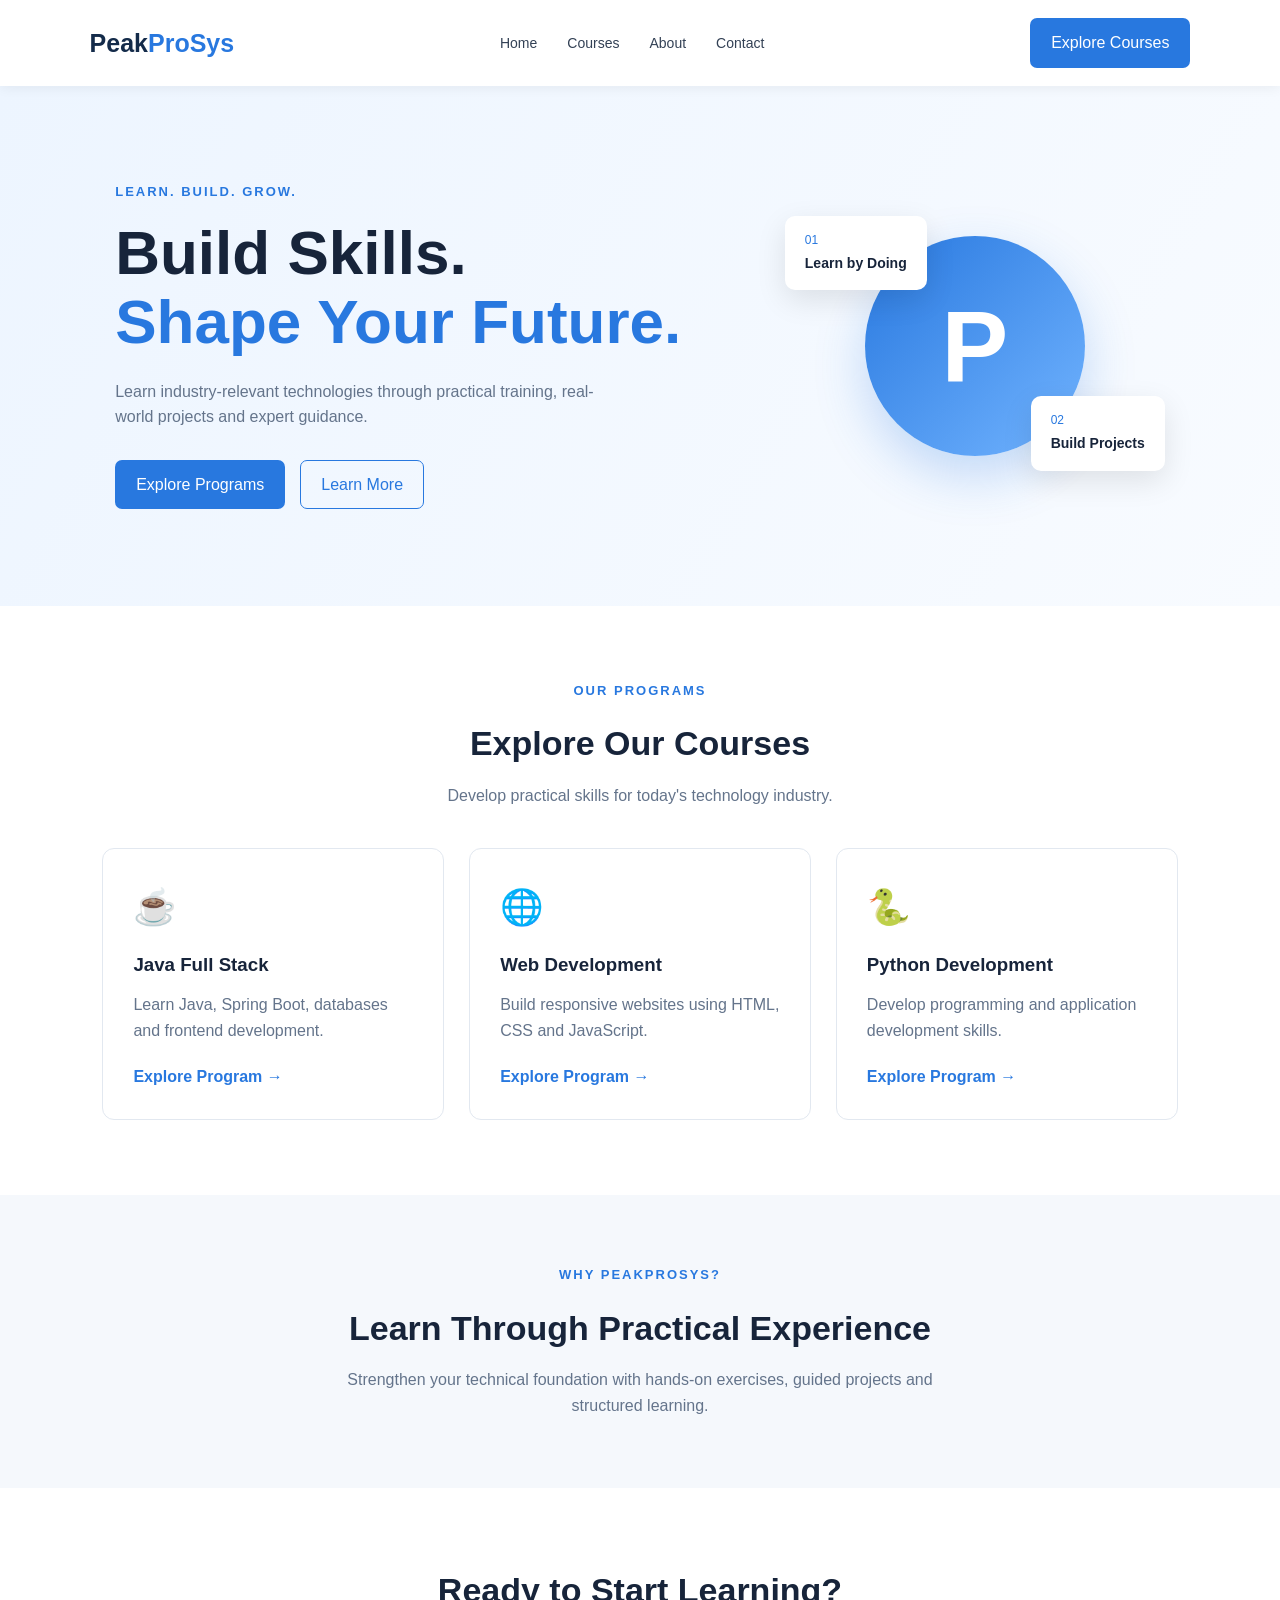
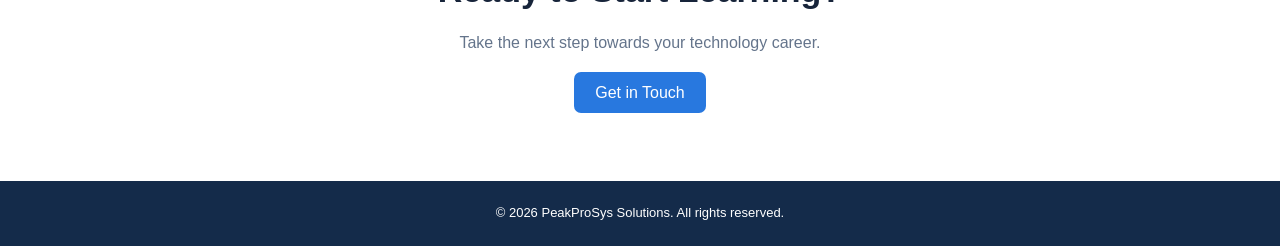
<file: module-4-html-css/69-css-animations-landing-page/index.html>
<!DOCTYPE html>
<html lang="en">
<head>
    <meta charset="UTF-8">
    <meta name="viewport" content="width=device-width, initial-scale=1.0">
    <title>PeakProSys | Build Your Tech Career</title>
    <link rel="stylesheet" href="style.css">
</head>
<body>

<header class="header">
    <nav class="navbar">
        <a href="#" class="logo">Peak<span>ProSys</span></a>

        <ul class="nav-links">
            <li><a href="#home">Home</a></li>
            <li><a href="#courses">Courses</a></li>
            <li><a href="#about">About</a></li>
            <li><a href="#contact">Contact</a></li>
        </ul>

        <a href="#courses" class="nav-button">Explore Courses</a>
    </nav>
</header>

<main>
    <section class="hero" id="home">
        <div class="hero-content">
            <p class="eyebrow">LEARN. BUILD. GROW.</p>

            <h1>Build Skills.<br>
                <span>Shape Your Future.</span>
            </h1>

            <p class="hero-description">
                Learn industry-relevant technologies through practical
                training, real-world projects and expert guidance.
            </p>

            <div class="hero-actions">
                <a href="#courses" class="primary-button">Explore Programs</a>
                <a href="#about" class="secondary-button">Learn More</a>
            </div>
        </div>

        <div class="hero-visual">
            <div class="floating-card card-one">
                <span>01</span>
                <strong>Learn by Doing</strong>
            </div>

            <div class="floating-card card-two">
                <span>02</span>
                <strong>Build Projects</strong>
            </div>

            <div class="floating-circle">P</div>
        </div>
    </section>

    <section class="courses" id="courses">
        <div class="section-heading">
            <p class="eyebrow">OUR PROGRAMS</p>
            <h2>Explore Our Courses</h2>
            <p>Develop practical skills for today's technology industry.</p>
        </div>

        <div class="course-grid">
            <article class="course-card">
                <div class="course-icon">☕</div>
                <h3>Java Full Stack</h3>
                <p>Learn Java, Spring Boot, databases and frontend development.</p>
                <a href="#contact">Explore Program →</a>
            </article>

            <article class="course-card">
                <div class="course-icon">🌐</div>
                <h3>Web Development</h3>
                <p>Build responsive websites using HTML, CSS and JavaScript.</p>
                <a href="#contact">Explore Program →</a>
            </article>

            <article class="course-card">
                <div class="course-icon">🐍</div>
                <h3>Python Development</h3>
                <p>Develop programming and application development skills.</p>
                <a href="#contact">Explore Program →</a>
            </article>
        </div>
    </section>

    <section class="about" id="about">
        <p class="eyebrow">WHY PEAKPROSYS?</p>
        <h2>Learn Through Practical Experience</h2>
        <p>
            Strengthen your technical foundation with hands-on exercises,
            guided projects and structured learning.
        </p>
    </section>

    <section class="contact" id="contact">
        <h2>Ready to Start Learning?</h2>
        <p>Take the next step towards your technology career.</p>
        <a href="mailto:info@peakprosys.com" class="primary-button">
            Get in Touch
        </a>
    </section>
</main>

<footer class="footer">
    <p>© 2026 PeakProSys Solutions. All rights reserved.</p>
</footer>

</body>
</html>
</file>
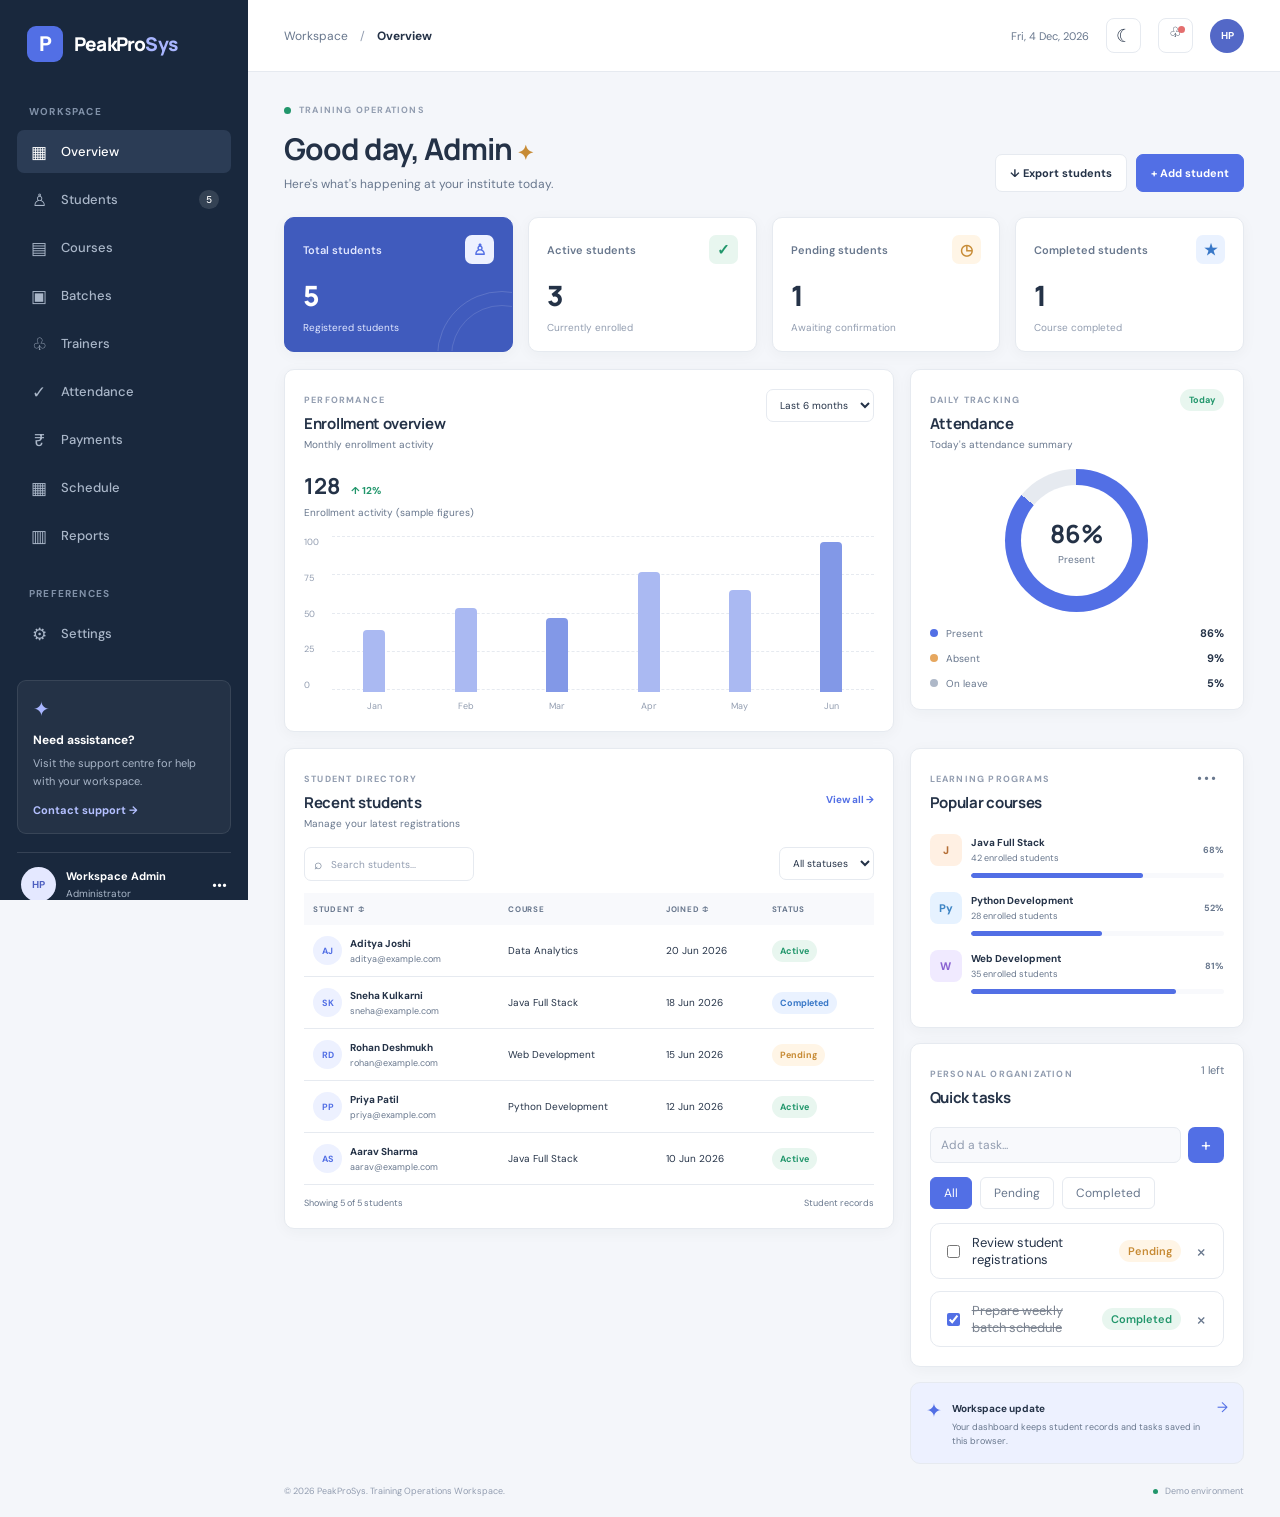
<file: module-4-html-css/70-responsive-admin-dashboard/index.html>
<!DOCTYPE html>
<html lang="en" data-theme="light">
<head>
    <meta charset="UTF-8">
    <meta name="viewport" content="width=device-width, initial-scale=1.0">
    <meta name="description" content="PeakProSys training institute management dashboard">
    <title>PeakProSys | Training Operations</title>

    <link rel="preconnect" href="https://fonts.googleapis.com">
    <link rel="preconnect" href="https://fonts.gstatic.com" crossorigin>
    <link href="https://fonts.googleapis.com/css2?family=DM+Sans:wght@400;500;600;700&family=Manrope:wght@500;600;700;800&display=swap" rel="stylesheet">
    <link rel="stylesheet" href="style.css">
    <script src="script.js" defer></script>
</head>

<body>
<div class="app-shell">

    <!-- Sidebar -->
    <aside class="sidebar" id="sidebar">
        <div class="brand">
            <div class="brand-mark">P</div>
            <div class="brand-name">PeakPro<span>Sys</span></div>
        </div>

        <p class="workspace-label">WORKSPACE</p>

        <nav class="nav-menu" aria-label="Main navigation">
            <a href="#overview" class="nav-link active" data-page="Overview">
                <span class="nav-icon">▦</span> Overview
            </a>
            <a href="#students" class="nav-link" data-page="Students">
                <span class="nav-icon">♙</span> Students
                <span class="nav-count" id="studentNavCount">5</span>
            </a>
            <a href="#courses" class="nav-link" data-page="Courses">
                <span class="nav-icon">▤</span> Courses
            </a>
            <a href="#batches" class="nav-link" data-page="Batches">
                <span class="nav-icon">▣</span> Batches
            </a>
            <a href="#trainers" class="nav-link" data-page="Trainers">
                <span class="nav-icon">♧</span> Trainers
            </a>
            <a href="#attendance" class="nav-link" data-page="Attendance">
                <span class="nav-icon">✓</span> Attendance
            </a>
            <a href="#payments" class="nav-link" data-page="Payments">
                <span class="nav-icon">₹</span> Payments
            </a>
            <a href="#schedule" class="nav-link" data-page="Schedule">
                <span class="nav-icon">▦</span> Schedule
            </a>
            <a href="#reports" class="nav-link" data-page="Reports">
                <span class="nav-icon">▥</span> Reports
            </a>
        </nav>

        <p class="workspace-label tools-label">PREFERENCES</p>

        <nav class="nav-menu" aria-label="Preferences">
            <a href="#settings" class="nav-link" data-page="Settings">
                <span class="nav-icon">⚙</span> Settings
            </a>
        </nav>

        <div class="sidebar-bottom">
            <div class="help-card">
                <div class="help-icon">✦</div>
                <strong>Need assistance?</strong>
                <p>Visit the support centre for help with your workspace.</p>
                <a href="mailto:support@peakprosys.example">Contact support →</a>
            </div>

            <div class="profile-mini">
                <div class="avatar">HP</div>
                <div class="profile-info">
                    <strong>Workspace Admin</strong>
                    <span>Administrator</span>
                </div>
                <span class="profile-more">•••</span>
            </div>
        </div>
    </aside>

    <div class="sidebar-overlay" id="sidebarOverlay"></div>

    <!-- Main content -->
    <main class="main-area">
        <header class="topbar">
            <div class="topbar-left">
                <button class="icon-button menu-toggle" id="menuToggle"
                        type="button" aria-label="Open navigation">☰</button>

                <div class="breadcrumb">
                    Workspace <span>/</span>
                    <strong id="breadcrumbPage">Overview</strong>
                </div>
            </div>

            <div class="topbar-actions">
                <span class="date-label currentDate" id="currentDate"></span>

                <button class="icon-button theme-toggle" id="themeToggle"
                        type="button" aria-label="Switch theme">
                    <span id="themeIcon">☾</span>
                </button>

                <button class="icon-button notification-button" type="button"
                        aria-label="Notifications">
                    ♧<i></i>
                </button>

                <div class="topbar-avatar">HP</div>
            </div>
        </header>

        <div class="page-content">
            <!-- Welcome -->
            <section class="welcome-row" id="overview">
                <div>
                    <div class="eyebrow">
                        <span class="live-dot"></span>
                        TRAINING OPERATIONS
                    </div>
                    <h1>Good day, Admin <span class="wave">✦</span></h1>
                    <p class="welcome-subtitle">
                        Here's what's happening at your institute today.
                    </p>
                </div>

                <div class="welcome-actions">
                    <button class="button button-secondary" id="exportButton" type="button">
                        ↓ Export students
                    </button>
                    <button class="button button-primary" id="addStudentButton" type="button">
                        + Add student
                    </button>
                </div>
            </section>

            <!-- Analytics cards -->
            <section class="metric-grid" aria-label="Institute statistics">
                <article class="metric-card metric-primary">
                    <div class="metric-top">
                        <span>Total students</span>
                        <span class="metric-symbol">♙</span>
                    </div>
                    <div class="metric-value" id="totalStudents">5</div>
                    <div class="metric-foot">Registered students</div>
                    <div class="decoration-one"></div>
                </article>

                <article class="metric-card">
                    <div class="metric-top">
                        <span>Active students</span>
                        <span class="metric-symbol symbol-green">✓</span>
                    </div>
                    <div class="metric-value" id="activeStudents">3</div>
                    <div class="metric-foot">Currently enrolled</div>
                </article>

                <article class="metric-card">
                    <div class="metric-top">
                        <span>Pending students</span>
                        <span class="metric-symbol symbol-orange">◷</span>
                    </div>
                    <div class="metric-value" id="pendingStudents">1</div>
                    <div class="metric-foot">Awaiting confirmation</div>
                </article>

                <article class="metric-card">
                    <div class="metric-top">
                        <span>Completed students</span>
                        <span class="metric-symbol symbol-blue">★</span>
                    </div>
                    <div class="metric-value" id="completedStudents">1</div>
                    <div class="metric-foot">Course completed</div>
                </article>
            </section>

            <!-- Charts -->
            <section class="dashboard-grid">
                <article class="panel">
                    <div class="panel-heading">
                        <div>
                            <span class="section-kicker">PERFORMANCE</span>
                            <h2>Enrollment overview</h2>
                            <p class="panel-description">Monthly enrollment activity</p>
                        </div>

                        <select class="select-control" id="chartPeriod" aria-label="Chart period">
                            <option value="month">Last 6 months</option>
                            <option value="year">This year</option>
                        </select>
                    </div>

                    <div class="chart-summary">
                        <strong id="enrollmentChart">128 <span class="trend-up">↑ 12%</span></strong>
                        <span>Enrollment activity (sample figures)</span>
                    </div>

                    <div class="chart" aria-label="Monthly enrollment chart">
                        <div class="chart-y-axis">
                            <span>100</span>
                            <span>75</span>
                            <span>50</span>
                            <span>25</span>
                            <span>0</span>
                        </div>

                        <div class="chart-content">
                            <div class="chart-grid-lines">
                                <i></i><i></i><i></i><i></i><i></i>
                            </div>

                            <div class="bar-group">
                                <div class="bar-item"><div class="bar" style="--bar-height: 35%"></div><span>Jan</span></div>
                                <div class="bar-item"><div class="bar" style="--bar-height: 48%"></div><span>Feb</span></div>
                                <div class="bar-item"><div class="bar" style="--bar-height: 42%"></div><span>Mar</span></div>
                                <div class="bar-item"><div class="bar" style="--bar-height: 68%"></div><span>Apr</span></div>
                                <div class="bar-item"><div class="bar" style="--bar-height: 58%"></div><span>May</span></div>
                                <div class="bar-item"><div class="bar" style="--bar-height: 85%"></div><span>Jun</span></div>
                            </div>
                        </div>
                    </div>
                </article>

                <article class="panel">
                    <div class="panel-heading">
                        <div>
                            <span class="section-kicker">DAILY TRACKING</span>
                            <h2>Attendance</h2>
                            <p class="panel-description">Today's attendance summary</p>
                        </div>
                        <span class="soft-badge badge-green">Today</span>
                    </div>

                    <div class="attendance-visual">
                        <div class="donut-chart">
                            <div class="donut-inner">
                                <strong>86%</strong>
                                <span>Present</span>
                            </div>
                        </div>
                    </div>

                    <div class="attendance-legend">
                        <div><span class="legend-dot present-dot"></span> Present <strong>86%</strong></div>
                        <div><span class="legend-dot absent-dot"></span> Absent <strong>9%</strong></div>
                        <div><span class="legend-dot leave-dot"></span> On leave <strong>5%</strong></div>
                    </div>
                </article>

                <!-- Students -->
                <article class="panel students-panel" id="students">
                    <div class="panel-heading students-heading">
                        <div>
                            <span class="section-kicker">STUDENT DIRECTORY</span>
                            <h2>Recent students</h2>
                            <p class="panel-description">Manage your latest registrations</p>
                        </div>
                        <button class="text-button" id="viewAllStudents" type="button">
                            View all →
                        </button>
                    </div>

                    <div class="table-toolbar">
                        <label class="search-box">
                            <span>⌕</span>
                            <input type="search" id="studentSearch"
                                   placeholder="Search students..." aria-label="Search students">
                        </label>

                        <select class="select-control" id="statusFilter" aria-label="Filter by status">
                            <option value="all">All statuses</option>
                            <option value="Active">Active</option>
                            <option value="Pending">Pending</option>
                            <option value="Completed">Completed</option>
                        </select>
                    </div>

                    <div class="table-wrap">
                        <table class="student-table">
                            <thead>
                            <tr>
                                <th>
                                    <button class="sort-button" type="button" data-sort="name">
                                        STUDENT ↕
                                    </button>
                                </th>
                                <th>COURSE</th>
                                <th>
                                    <button class="sort-button" type="button" data-sort="date">
                                        JOINED ↕
                                    </button>
                                </th>
                                <th>STATUS</th>
                            </tr>
                            </thead>
                            <tbody id="studentTableBody"></tbody>
                        </table>

                        <div class="empty-state" id="emptyStudents" hidden>
                            No students match your search.
                        </div>
                    </div>

                    <div class="table-footer">
                        <span id="studentCount">Showing 5 students</span>
                        <span>Student records</span>
                    </div>
                </article>

                <!-- Right column -->
                <div class="right-column">
                    <article class="panel" id="courses">
                        <div class="panel-heading">
                            <div>
                                <span class="section-kicker">LEARNING PROGRAMS</span>
                                <h2>Popular courses</h2>
                            </div>
                            <button class="more-button" type="button" aria-label="More course options">•••</button>
                        </div>

                        <div class="course-list">
                            <div class="course-item">
                                <div class="course-icon course-java">J</div>
                                <div class="course-info">
                                    <strong>Java Full Stack</strong>
                                    <span>42 enrolled students</span>
                                </div>
                                <span class="course-percent">68%</span>
                            </div>
                            <div class="course-progress"><span style="width:68%"></span></div>

                            <div class="course-item">
                                <div class="course-icon course-python">Py</div>
                                <div class="course-info">
                                    <strong>Python Development</strong>
                                    <span>28 enrolled students</span>
                                </div>
                                <span class="course-percent">52%</span>
                            </div>
                            <div class="course-progress"><span style="width:52%"></span></div>

                            <div class="course-item">
                                <div class="course-icon course-web">W</div>
                                <div class="course-info">
                                    <strong>Web Development</strong>
                                    <span>35 enrolled students</span>
                                </div>
                                <span class="course-percent">81%</span>
                            </div>
                            <div class="course-progress"><span style="width:81%"></span></div>
                        </div>
                    </article>

                    <article class="panel">
                        <div class="panel-heading">
                            <div>
                                <span class="section-kicker">PERSONAL ORGANIZATION</span>
                                <h2>Quick tasks</h2>
                            </div>
                            <span class="task-counter" id="taskCounter">0 left</span>
                        </div>

                        <form class="task-form" id="taskForm">
                            <input type="text" id="taskInput"
                                   placeholder="Add a task..." maxlength="100"
                                   aria-label="New task" required>
                            <button type="submit" aria-label="Add task">+</button>
                        </form>

                        <div class="task-filters" aria-label="Filter tasks">
                            <button type="button" class="active" data-filter="all"
                                    aria-pressed="true">All</button>
                            <button type="button" data-filter="pending"
                                    aria-pressed="false">Pending</button>
                            <button type="button" data-filter="completed"
                                    aria-pressed="false">Completed</button>
                        </div>

                        <ul class="task-list" id="taskList"></ul>
                    </article>

                    <article class="notice-card">
                        <span class="notice-icon">✦</span>
                        <div>
                            <strong>Workspace update</strong>
                            <p>Your dashboard keeps student records and tasks saved in this browser.</p>
                        </div>
                        <span>→</span>
                    </article>
                </div>
            </section>

            <footer class="page-footer">
                <span>© 2026 PeakProSys. Training Operations Workspace.</span>
                <span><i></i> Demo environment</span>
            </footer>
        </div>
    </main>
</div>

<!-- Add student modal -->
<div class="modal-backdrop" id="studentModal" hidden>
    <section class="modal" role="dialog" aria-modal="true"
             aria-labelledby="studentModalTitle">
        <div class="modal-heading">
            <div>
                <span class="section-kicker">STUDENT DIRECTORY</span>
                <h2 id="studentModalTitle">Add new student</h2>
            </div>
            <button class="icon-button" id="closeModal" type="button"
                    aria-label="Close dialog">×</button>
        </div>

        <form id="newStudentForm">
            <label>
                Student name
                <input type="text" id="newStudentName" required maxlength="60"
                       placeholder="Enter full name">
            </label>

            <label>
                Email address
                <input type="email" id="newStudentEmail" required
                       placeholder="student@example.com">
            </label>

            <label>
                Course
                <select id="newStudentCourse" required>
                    <option value="">Select a course</option>
                    <option>Java Full Stack</option>
                    <option>Python Development</option>
                    <option>Web Development</option>
                    <option>Data Analytics</option>
                </select>
            </label>

            <div class="modal-actions">
                <button class="button button-secondary" id="cancelModal" type="button">
                    Cancel
                </button>
                <button class="button button-primary" type="submit">
                    Save student
                </button>
            </div>
        </form>

        <p class="modal-note">
            This demo stores student records in your browser. It does not connect to a server.
        </p>
    </section>
</div>

<div class="toast" id="toast" role="status" aria-live="polite"></div>

</body>
</html>
</file>
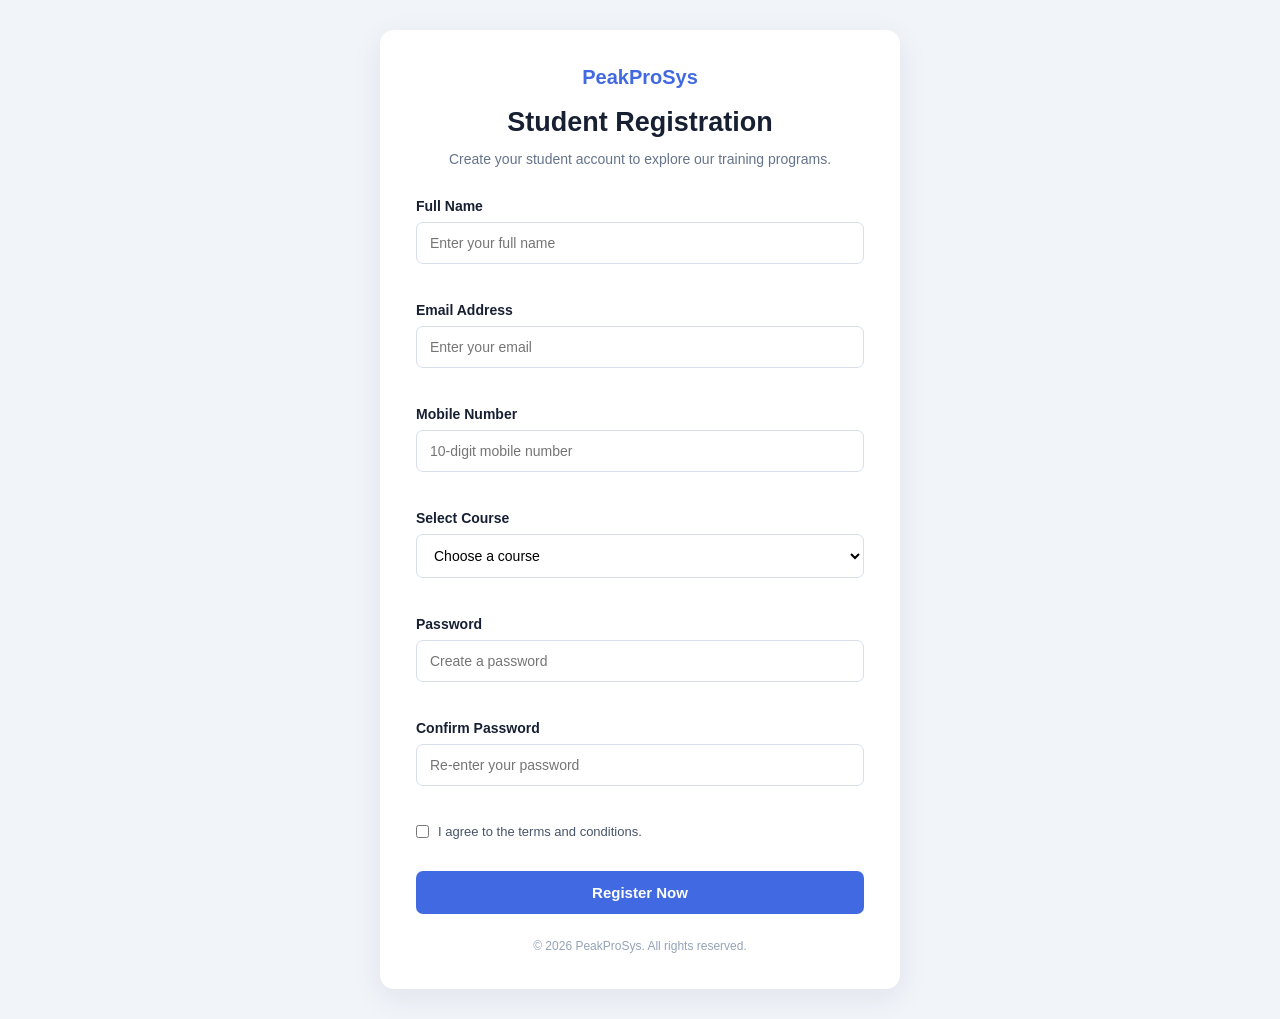
<file: module-5-javascript/83-form-validation/index.html>
<!DOCTYPE html>
<html lang="en">
<head>
    <meta charset="UTF-8">
    <meta name="viewport" content="width=device-width, initial-scale=1.0">
    <title>Student Registration | PeakProSys</title>
    <link rel="stylesheet" href="style.css">
    <script src="script.js" defer></script>
</head>
<body>

<main class="registration-container">
    <section class="form-card">
        <header class="form-header">
            <div class="brand">PeakProSys</div>
            <h1>Student Registration</h1>
            <p>Create your student account to explore our training programs.</p>
        </header>

        <form id="registrationForm" novalidate>

            <div class="form-group">
                <label for="fullName">Full Name</label>
                <input type="text" id="fullName" placeholder="Enter your full name">
                <small class="error-message" id="nameError"></small>
            </div>

            <div class="form-group">
                <label for="email">Email Address</label>
                <input type="email" id="email" placeholder="Enter your email">
                <small class="error-message" id="emailError"></small>
            </div>

            <div class="form-group">
                <label for="mobile">Mobile Number</label>
                <input type="tel" id="mobile" maxlength="10" placeholder="10-digit mobile number">
                <small class="error-message" id="mobileError"></small>
            </div>

            <div class="form-group">
                <label for="course">Select Course</label>
                <select id="course">
                    <option value="">Choose a course</option>
                    <option value="Java Full Stack">Java Full Stack</option>
                    <option value="Python Full Stack">Python Full Stack</option>
                    <option value="MERN Stack">MERN Stack</option>
                    <option value="Data Science">Data Science</option>
                </select>
                <small class="error-message" id="courseError"></small>
            </div>

            <div class="form-group">
                <label for="password">Password</label>
                <input type="password" id="password" placeholder="Create a password">
                <small class="error-message" id="passwordError"></small>
            </div>

            <div class="form-group">
                <label for="confirmPassword">Confirm Password</label>
                <input type="password" id="confirmPassword" placeholder="Re-enter your password">
                <small class="error-message" id="confirmPasswordError"></small>
            </div>

            <label class="terms">
                <input type="checkbox" id="terms">
                <span>I agree to the terms and conditions.</span>
            </label>
            <small class="error-message" id="termsError"></small>

            <button type="submit" class="submit-button">Register Now</button>

            <p id="successMessage" class="success-message"></p>
        </form>

        <footer>© 2026 PeakProSys. All rights reserved.</footer>
    </section>
</main>

</body>
</html>
</file>
<file: module-4-html-css/61-responsive-institute-homepage/style.css>
/* =========================================================
   PEAKPROSYS - COMPLETE WEBSITE STYLESHEET
   Modern EdTech | Responsive | Animated
========================================================= */


/* =========================
   1. GOOGLE FONTS
========================= */

@import url('https://fonts.googleapis.com/css2?family=DM+Sans:wght@400;500;600;700;800&family=Manrope:wght@400;500;600;700;800&display=swap');


/* =========================
   2. ROOT VARIABLES
========================= */

:root {
    --primary: #635bdb;
    --primary-dark: #4b43bc;
    --primary-light: #eeedff;

    --secondary: #10b7a5;
    --secondary-light: #e4faf6;

    --dark: #171b35;
    --dark-soft: #303653;

    --text: #4e5570;
    --muted: #858ba1;

    --white: #ffffff;
    --background: #f8f9fd;
    --border: #e9eaf2;

    --success: #159b72;
    --danger: #dc4c64;

    --shadow-sm: 0 5px 20px rgba(28, 35, 75, 0.05);
    --shadow-md: 0 12px 35px rgba(28, 35, 75, 0.09);
    --shadow-lg: 0 25px 65px rgba(28, 35, 75, 0.14);

    --radius-sm: 10px;
    --radius-md: 17px;
    --radius-lg: 25px;

    --transition: all 0.3s ease;
}


/* =========================
   3. RESET & GLOBAL
========================= */

* {
    margin: 0;
    padding: 0;
    box-sizing: border-box;
}

html {
    scroll-behavior: smooth;
    scroll-padding-top: 90px;
}

body {
    font-family: 'DM Sans', sans-serif;
    color: var(--text);
    background: var(--white);
    line-height: 1.65;
    overflow-x: hidden;
}

body.modal-open {
    overflow: hidden;
}

h1,
h2,
h3,
h4,
.logo {
    font-family: 'Manrope', sans-serif;
    color: var(--dark);
    line-height: 1.25;
}

p {
    color: var(--text);
}

a {
    text-decoration: none;
    color: inherit;
}

button,
input,
select,
textarea {
    font: inherit;
}

button {
    cursor: pointer;
}

button:focus-visible,
a:focus-visible,
input:focus-visible,
select:focus-visible,
textarea:focus-visible,
summary:focus-visible {
    outline: 3px solid rgba(99, 91, 219, 0.35);
    outline-offset: 3px;
}

button:disabled {
    cursor: not-allowed;
    opacity: 0.65;
}

img {
    max-width: 100%;
    display: block;
}

ul {
    list-style: none;
}

[hidden] {
    display: none !important;
}

.container {
    width: min(1160px, 90%);
    margin: 0 auto;
}

.section-padding {
    padding: 100px 0;
}


/* =========================
   4. REUSABLE COMPONENTS
========================= */

.eyebrow {
    display: inline-block;
    color: var(--primary);
    font-size: 11px;
    font-weight: 800;
    letter-spacing: 2px;
    margin-bottom: 15px;
}

.section-heading {
    max-width: 690px;
    text-align: center;
    margin: 0 auto 48px;
}

.section-heading h2 {
    font-size: clamp(27px, 4vw, 39px);
    font-weight: 800;
    letter-spacing: -1.3px;
    margin-bottom: 15px;
}

.section-heading p {
    font-size: 15px;
    max-width: 610px;
    margin: 0 auto;
    line-height: 1.8;
}

.primary-button,
.secondary-button {
    display: inline-flex;
    justify-content: center;
    align-items: center;
    gap: 8px;
    min-height: 49px;
    padding: 12px 25px;
    border-radius: 9px;
    font-size: 14px;
    font-weight: 700;
    border: 1px solid transparent;
    transition: var(--transition);
}

.primary-button {
    background: var(--primary);
    color: var(--white);
    box-shadow: 0 7px 18px rgba(99, 91, 219, 0.23);
}

.primary-button:hover {
    background: var(--primary-dark);
    transform: translateY(-3px);
    box-shadow: 0 12px 25px rgba(99, 91, 219, 0.3);
}

.secondary-button {
    color: var(--dark);
    background: var(--white);
    border-color: var(--border);
}

.secondary-button:hover {
    border-color: var(--primary);
    color: var(--primary);
    transform: translateY(-3px);
}


/* =========================
   5. HEADER & NAVBAR
========================= */

.header {
    height: 78px;
    width: 100%;
    position: sticky;
    top: 0;
    z-index: 1000;
    background: rgba(255, 255, 255, 0.95);
    backdrop-filter: blur(15px);
    border-bottom: 1px solid rgba(233, 234, 242, 0.8);
}

.navbar {
    height: 100%;
    display: flex;
    justify-content: space-between;
    align-items: center;
}

.logo {
    font-size: 25px;
    font-weight: 800;
    letter-spacing: -1.2px;
    color: var(--dark);
}

.logo span {
    color: var(--primary);
}

.nav-links {
    display: flex;
    align-items: center;
    gap: 33px;
}

.nav-links a {
    position: relative;
    color: var(--text);
    font-size: 13px;
    font-weight: 600;
    transition: var(--transition);
}

.nav-links a::after {
    content: '';
    position: absolute;
    width: 0;
    height: 2px;
    left: 0;
    bottom: -7px;
    background: var(--primary);
    transition: width 0.3s ease;
}

.nav-links a:hover {
    color: var(--primary);
}

.nav-links a:hover::after {
    width: 100%;
}

.header-actions {
    display: flex;
    align-items: center;
    gap: 12px;
}

.login-button,
.signup-button {
    padding: 10px 20px;
    border-radius: 8px;
    font-size: 13px;
    font-weight: 700;
    transition: var(--transition);
}

.login-button {
    background: transparent;
    color: var(--dark);
    border: 1px solid var(--border);
}

.login-button:hover {
    border-color: var(--primary);
    color: var(--primary);
}

.signup-button {
    background: var(--primary);
    color: var(--white);
    border: 1px solid var(--primary);
}

.signup-button:hover {
    background: var(--primary-dark);
    transform: translateY(-2px);
}

.menu-toggle {
    display: none;
    width: 42px;
    height: 42px;
    background: var(--primary-light);
    border: none;
    border-radius: 9px;
    padding: 10px;
}

.menu-toggle span {
    display: block;
    height: 2px;
    width: 21px;
    margin: 4px auto;
    background: var(--primary);
    border-radius: 3px;
    transition: var(--transition);
}


/* =========================
   6. HERO SECTION
========================= */

.hero {
    min-height: 640px;
    position: relative;
    overflow: hidden;
    display: flex;
    align-items: center;
    background:
            radial-gradient(circle at 80% 20%, #efedff 0, transparent 32%),
            linear-gradient(115deg, #ffffff 40%, #f7f6ff 100%);
}

.hero-container {
    display: grid;
    grid-template-columns: 1.05fr 0.95fr;
    align-items: center;
    gap: 55px;
    padding-top: 70px;
    padding-bottom: 70px;
    position: relative;
    z-index: 2;
}

.hero-content {
    animation: heroSlideIn 0.9s ease both;
}

.hero-content h1 {
    font-size: clamp(39px, 5.3vw, 63px);
    line-height: 1.12;
    font-weight: 800;
    letter-spacing: -2.8px;
    margin-bottom: 23px;
}

.hero-content h1 span {
    display: block;
    color: var(--primary);
}

.hero-content > p {
    max-width: 530px;
    font-size: 16px;
    line-height: 1.9;
    margin-bottom: 30px;
}

.hero-actions {
    display: flex;
    flex-wrap: wrap;
    gap: 14px;
}

.hero-highlights {
    display: flex;
    gap: 35px;
    margin-top: 55px;
    flex-wrap: wrap;
}

.hero-highlight {
    display: flex;
    flex-direction: column;
}

.hero-highlight strong {
    color: var(--dark);
    font-size: 19px;
    font-weight: 800;
}

.hero-highlight span {
    color: var(--muted);
    font-size: 11px;
    margin-top: 3px;
}


/* Hero Visual */

.hero-visual {
    position: relative;
    min-height: 420px;
    display: flex;
    align-items: center;
    justify-content: center;
    animation: heroFadeIn 1.2s ease both;
}

.hero-visual-circle {
    width: 355px;
    height: 355px;
    border-radius: 50%;
    background: linear-gradient(145deg, #e6e4ff, #c8c4ff);
    display: flex;
    align-items: center;
    justify-content: center;
    position: relative;
    animation: float 6s ease-in-out infinite;
}

.hero-visual-circle::before {
    content: '';
    position: absolute;
    inset: 24px;
    border: 1px dashed rgba(99, 91, 219, 0.25);
    border-radius: 50%;
}

.hero-code-card {
    width: 290px;
    background: #20233e;
    padding: 23px;
    border-radius: 17px;
    box-shadow: 0 25px 50px rgba(26, 28, 57, 0.25);
    transform: rotate(-4deg);
    position: relative;
    z-index: 2;
}

.code-dots {
    display: flex;
    gap: 6px;
    margin-bottom: 25px;
}

.code-dots i {
    width: 9px;
    height: 9px;
    border-radius: 50%;
    background: #ff7979;
}

.code-dots i:nth-child(2) {
    background: #ffcf68;
}

.code-dots i:nth-child(3) {
    background: #62d5a6;
}

.code-content {
    font-family: monospace;
    font-size: 13px;
    line-height: 2.2;
    color: #f1f1ff;
}

.code-purple {
    color: #c4a9ff;
}

.code-purple span {
    color: #70d7d0;
}

.code-indent {
    padding-left: 18px;
    color: #a7d8ff;
}

.code-bottom {
    display: flex;
    justify-content: space-between;
    border-top: 1px solid rgba(255,255,255,0.12);
    padding-top: 15px;
    margin-top: 23px;
    color: #a6abc8;
    font-size: 10px;
}

.floating-card {
    position: absolute;
    z-index: 3;
    display: flex;
    align-items: center;
    gap: 11px;
    background: var(--white);
    padding: 14px 18px;
    border-radius: 13px;
    box-shadow: var(--shadow-md);
    animation: float 5s ease-in-out infinite;
}

.floating-icon {
    font-size: 23px;
}

.floating-card strong {
    display: block;
    color: var(--dark);
    font-size: 12px;
}

.floating-card small {
    display: block;
    font-size: 10px;
    color: var(--muted);
}

.floating-card-one {
    top: 45px;
    right: -10px;
}

.floating-card-two {
    bottom: 35px;
    left: -20px;
    animation-delay: 1.3s;
}

.hero-decoration {
    position: absolute;
    border-radius: 50%;
    pointer-events: none;
}

.hero-decoration-one {
    width: 180px;
    height: 180px;
    background: rgba(16, 183, 165, 0.06);
    top: -70px;
    left: -60px;
}

.hero-decoration-two {
    width: 260px;
    height: 260px;
    border: 1px solid rgba(99, 91, 219, 0.08);
    bottom: -130px;
    right: -100px;
}


/* =========================
   7. LEARNING STRIP
========================= */

.learning-strip {
    background: var(--dark);
    padding: 24px 0;
}

.learning-strip-content {
    display: grid;
    grid-template-columns: repeat(4, 1fr);
    gap: 20px;
}

.learning-strip-content > div {
    display: flex;
    align-items: center;
    gap: 13px;
}

.learning-strip-content span {
    color: #aaa5ff;
    font-family: 'Manrope', sans-serif;
    font-weight: 800;
    font-size: 18px;
}

.learning-strip-content p {
    color: #ffffff;
    font-size: 12px;
    font-weight: 600;
}


/* =========================
   8. COURSE SECTION
========================= */

.course-section {
    background: var(--background);
}

.category-list {
    display: flex;
    justify-content: center;
    flex-wrap: wrap;
    gap: 10px;
    margin-bottom: 38px;
}

.category {
    padding: 10px 18px;
    background: var(--white);
    color: var(--text);
    border: 1px solid var(--border);
    border-radius: 30px;
    font-size: 12px;
    font-weight: 700;
    transition: var(--transition);
}

.category:hover,
.category.active {
    color: var(--white);
    background: var(--primary);
    border-color: var(--primary);
    box-shadow: 0 6px 16px rgba(99, 91, 219, 0.2);
}

.course-grid {
    display: grid;
    grid-template-columns: repeat(3, 1fr);
    gap: 25px;
}

.course-card {
    background: var(--white);
    border: 1px solid var(--border);
    border-radius: var(--radius-md);
    overflow: hidden;
    box-shadow: var(--shadow-sm);
    transition: transform 0.35s ease, box-shadow 0.35s ease;
    display: flex;
    flex-direction: column;
}

.course-card:hover {
    transform: translateY(-8px);
    box-shadow: var(--shadow-lg);
}

.course-card[hidden] {
    display: none !important;
}


/* Course Banners */

.course-banner {
    height: 165px;
    position: relative;
    display: flex;
    align-items: center;
    justify-content: center;
    overflow: hidden;
}

.course-banner::before,
.course-banner::after {
    content: '';
    position: absolute;
    border-radius: 50%;
    background: rgba(255,255,255,0.13);
}

.course-banner::before {
    width: 170px;
    height: 170px;
    top: -80px;
    right: -35px;
}

.course-banner::after {
    width: 110px;
    height: 110px;
    bottom: -65px;
    left: 20px;
}

.java-banner {
    background: linear-gradient(135deg, #343d70, #6a66ce);
}

.python-banner {
    background: linear-gradient(135deg, #147b9b, #48b5cf);
}

.web-banner {
    background: linear-gradient(135deg, #d86e45, #f2aa5d);
}

.react-banner {
    background: linear-gradient(135deg, #246c9b, #47b5cc);
}

.database-banner {
    background: linear-gradient(135deg, #277f77, #54c6a5);
}

.ai-banner {
    background: linear-gradient(135deg, #7547b5, #b47bd7);
}

.course-icon {
    font-size: 65px;
    position: relative;
    z-index: 1;
    filter: drop-shadow(0 8px 10px rgba(0,0,0,0.15));
    transition: transform 0.4s ease;
}

.course-card:hover .course-icon {
    transform: scale(1.13) rotate(-5deg);
}

.course-tag {
    position: absolute;
    top: 14px;
    left: 15px;
    padding: 5px 10px;
    background: #ffffff;
    color: var(--primary);
    border-radius: 5px;
    font-size: 9px;
    font-weight: 800;
    letter-spacing: 0.5px;
    z-index: 2;
}

.banner-label {
    position: absolute;
    bottom: 14px;
    right: 15px;
    color: rgba(255,255,255,0.9);
    font-size: 9px;
    font-weight: 800;
    letter-spacing: 1.3px;
    z-index: 2;
}

.course-content {
    padding: 23px;
    display: flex;
    flex-direction: column;
    flex: 1;
}

.course-category {
    color: var(--primary);
    font-size: 9px;
    font-weight: 800;
    letter-spacing: 1.2px;
    margin-bottom: 9px;
}

.course-content h3 {
    font-size: 19px;
    font-weight: 800;
    margin-bottom: 12px;
}

.course-content > p {
    font-size: 12px;
    line-height: 1.8;
    min-height: 65px;
    margin-bottom: 17px;
}

.technology-list {
    display: flex;
    flex-wrap: wrap;
    gap: 7px;
    margin-bottom: 18px;
}

.technology-list span {
    padding: 5px 9px;
    border-radius: 5px;
    background: #f1f0ff;
    color: #625ac8;
    font-size: 10px;
    font-weight: 700;
}

.course-meta {
    display: flex;
    justify-content: space-between;
    align-items: center;
    gap: 8px;
    border-top: 1px solid var(--border);
    border-bottom: 1px solid var(--border);
    padding: 13px 0;
    margin-bottom: 14px;
}

.course-meta span {
    font-size: 10px;
    font-weight: 700;
    color: var(--text);
}

.course-meta i {
    color: var(--primary);
    font-style: normal;
    font-size: 14px;
    margin-right: 4px;
}


/* Curriculum Dropdown */

.course-details {
    margin-bottom: 17px;
}

.course-details summary {
    display: flex;
    align-items: center;
    justify-content: space-between;
    cursor: pointer;
    color: var(--primary);
    font-size: 12px;
    font-weight: 700;
    list-style: none;
    padding: 9px 0;
}

.course-details summary::-webkit-details-marker {
    display: none;
}

.course-details summary::after {
    content: '+';
    font-size: 20px;
    transition: transform 0.25s ease;
}

.course-details[open] summary::after {
    content: '−';
}

.curriculum-content {
    padding: 15px;
    border-radius: 10px;
    background: #f8f7ff;
    animation: curriculumOpen 0.3s ease;
}

.curriculum-content h4 {
    font-size: 12px;
    margin: 10px 0 8px;
}

.curriculum-content ul {
    display: flex;
    flex-direction: column;
    gap: 8px;
}

.curriculum-content li {
    font-size: 11px;
    color: var(--text);
    padding-left: 18px;
    position: relative;
}

.curriculum-content li::before {
    content: '✓';
    position: absolute;
    left: 0;
    color: var(--secondary);
    font-weight: 800;
}

.curriculum-content p {
    font-size: 11px;
    line-height: 1.8;
}


/* Course Enroll Button */

.course-button {
    width: 100%;
    margin-top: auto;
    padding: 12px 16px;
    border: none;
    border-radius: 8px;
    background: var(--primary-light);
    color: var(--primary);
    font-size: 12px;
    font-weight: 800;
    transition: var(--transition);
}

.course-button:hover {
    color: var(--white);
    background: var(--primary);
}

.course-bottom-cta {
    display: flex;
    align-items: center;
    justify-content: center;
    gap: 8px;
    flex-wrap: wrap;
    margin-top: 40px;
}

.course-bottom-cta p {
    font-size: 13px;
}

.text-link {
    color: var(--primary);
    font-size: 13px;
    font-weight: 800;
}

.text-link:hover {
    text-decoration: underline;
}


/* =========================
   9. WHY CHOOSE US
========================= */

.why-us-section {
    background: var(--white);
}

.benefits-grid {
    display: grid;
    grid-template-columns: repeat(4, 1fr);
    gap: 20px;
}

.benefit-card {
    padding: 30px 22px;
    background: var(--background);
    border: 1px solid transparent;
    border-radius: var(--radius-md);
    transition: var(--transition);
}

.benefit-card:hover {
    background: var(--white);
    border-color: #dedbff;
    transform: translateY(-7px);
    box-shadow: var(--shadow-md);
}

.benefit-icon {
    width: 54px;
    height: 54px;
    display: flex;
    align-items: center;
    justify-content: center;
    border-radius: 14px;
    background: var(--primary-light);
    font-size: 24px;
    margin-bottom: 20px;
}

.benefit-card:nth-child(2) .benefit-icon {
    background: var(--secondary-light);
}

.benefit-card:nth-child(3) .benefit-icon {
    background: #fff3e7;
}

.benefit-card:nth-child(4) .benefit-icon {
    background: #f5ebff;
}

.benefit-card h3 {
    font-size: 16px;
    margin-bottom: 10px;
}

.benefit-card p {
    font-size: 12px;
    line-height: 1.8;
}


/* =========================
   10. PRICING SECTION
========================= */

.pricing-section {
    background: #f7f7fc;
}

.pricing-course-selection {
    max-width: 440px;
    margin: 0 auto 38px;
    text-align: left;
}

.pricing-course-selection label {
    display: block;
    font-size: 12px;
    font-weight: 700;
    color: var(--dark);
    margin-bottom: 9px;
}

.pricing-course-selection select {
    width: 100%;
    padding: 14px 15px;
    background: var(--white);
    border: 1px solid var(--border);
    border-radius: 9px;
    color: var(--dark);
    outline: none;
    transition: var(--transition);
}

.pricing-course-selection select:focus {
    border-color: var(--primary);
    box-shadow: 0 0 0 3px rgba(99, 91, 219, 0.1);
}


/* Pricing Cards */

.pricing-container {
    display: grid;
    grid-template-columns: repeat(3, 1fr);
    gap: 23px;
    align-items: stretch;
}

.pricing-card {
    background: var(--white);
    padding: 33px 28px;
    border: 1px solid var(--border);
    border-radius: var(--radius-md);
    position: relative;
    box-shadow: var(--shadow-sm);
    display: flex;
    flex-direction: column;
    transition: var(--transition);
}

.pricing-card:hover {
    transform: translateY(-7px);
    box-shadow: var(--shadow-lg);
}

.pricing-card.recommended {
    border: 2px solid var(--primary);
    box-shadow: 0 15px 40px rgba(99, 91, 219, 0.12);
    transform: translateY(-9px);
}

.pricing-card.recommended:hover {
    transform: translateY(-14px);
}

.popular-label {
    position: absolute;
    top: -14px;
    right: 24px;
    background: var(--primary);
    color: var(--white);
    padding: 6px 14px;
    border-radius: 30px;
    font-size: 9px;
    font-weight: 800;
    letter-spacing: 0.8px;
}

.plan-label {
    display: block;
    color: var(--primary);
    font-size: 9px;
    font-weight: 800;
    letter-spacing: 1.4px;
    margin-bottom: 12px;
}

.pricing-card-header h3 {
    font-size: 25px;
    margin-bottom: 8px;
}

.plan-description {
    font-size: 12px;
    line-height: 1.8;
    min-height: 44px;
}

.pricing-amount {
    display: flex;
    align-items: baseline;
    justify-content: space-between;
    flex-wrap: wrap;
    gap: 8px;
    border-top: 1px solid var(--border);
    border-bottom: 1px solid var(--border);
    padding: 21px 0;
    margin: 20px 0;
}

.price {
    color: var(--dark);
    font-family: 'Manrope', sans-serif;
    font-size: 31px;
    font-weight: 800;
    letter-spacing: -1px;
}

.duration {
    color: var(--muted);
    font-size: 11px;
    font-weight: 700;
}

.features {
    display: flex;
    flex-direction: column;
    gap: 14px;
    margin-bottom: 28px;
    flex: 1;
}

.features li {
    position: relative;
    padding-left: 25px;
    color: var(--text);
    font-size: 12px;
}

.features li::before {
    content: '✓';
    position: absolute;
    left: 0;
    top: 0;
    width: 16px;
    height: 16px;
    display: flex;
    align-items: center;
    justify-content: center;
    border-radius: 50%;
    color: var(--secondary);
    background: var(--secondary-light);
    font-size: 10px;
    font-weight: 800;
}

.plan-button {
    width: 100%;
    padding: 13px;
    border: 1px solid var(--primary);
    border-radius: 8px;
    background: var(--white);
    color: var(--primary);
    font-size: 12px;
    font-weight: 800;
    transition: var(--transition);
}

.plan-button:hover {
    background: var(--primary);
    color: var(--white);
}

.recommended .plan-button {
    background: var(--primary);
    color: var(--white);
}

.recommended .plan-button:hover {
    background: var(--primary-dark);
}

.selection-message {
    min-height: 25px;
    margin-top: 25px;
    text-align: center;
    color: var(--primary);
    font-size: 13px;
    font-weight: 700;
}


/* Pricing Comparison Table */

.comparison-section {
    margin-top: 85px;
}

.comparison-table-wrapper {
    overflow-x: auto;
    border: 1px solid var(--border);
    border-radius: 13px;
    background: var(--white);
    box-shadow: var(--shadow-sm);
}

.comparison-table {
    width: 100%;
    min-width: 680px;
    border-collapse: collapse;
    text-align: center;
}

.comparison-table th,
.comparison-table td {
    padding: 17px 15px;
    border-bottom: 1px solid var(--border);
    font-size: 12px;
}

.comparison-table thead th {
    background: var(--dark);
    color: var(--white);
    font-size: 12px;
    font-weight: 800;
}

.comparison-table thead th:first-child {
    text-align: left;
}

.comparison-table tbody th {
    text-align: left;
    color: var(--dark);
    font-weight: 700;
    background: #fafaff;
}

.comparison-table td {
    color: var(--text);
}

.comparison-table tr:last-child th,
.comparison-table tr:last-child td {
    border-bottom: none;
}

.comparison-table tbody tr:hover td,
.comparison-table tbody tr:hover th {
    background: #f6f5ff;
}

.comparison-table .comparison-action-row {
    background: #f8f7ff;
}

.table-plan-button {
    width: auto;
    min-width: 75px;
    padding: 8px 14px;
    font-size: 11px;
}

.comparison-note {
    max-width: 760px;
    margin: 16px auto 0;
    text-align: center;
    color: var(--muted);
    font-size: 11px;
    line-height: 1.7;
}


/* =========================
   11. HOW IT WORKS
========================= */

.how-it-works-section {
    background: var(--white);
}

.steps-grid {
    display: grid;
    grid-template-columns: repeat(4, 1fr);
    gap: 20px;
}

.step-card {
    position: relative;
    padding: 30px 22px;
    border-radius: var(--radius-md);
    background: var(--background);
    border: 1px solid var(--border);
    transition: var(--transition);
}

.step-card:hover {
    background: var(--white);
    border-color: #d8d5ff;
    transform: translateY(-6px);
    box-shadow: var(--shadow-md);
}

.step-number {
    position: absolute;
    top: 16px;
    right: 19px;
    font-family: 'Manrope', sans-serif;
    font-size: 25px;
    font-weight: 800;
    color: rgba(99, 91, 219, 0.13);
}

.step-icon {
    width: 54px;
    height: 54px;
    display: flex;
    justify-content: center;
    align-items: center;
    border-radius: 14px;
    background: var(--primary-light);
    font-size: 24px;
    margin-bottom: 22px;
}

.step-card h3 {
    font-size: 16px;
    margin-bottom: 10px;
}

.step-card p {
    font-size: 12px;
    line-height: 1.8;
}


/* =========================
   12. CONTACT SECTION
========================= */

.contact-section {
    background:
            radial-gradient(circle at 90% 10%, rgba(255,255,255,0.12), transparent 25%),
            linear-gradient(115deg, #4d46bd, #7168e5);
    padding: 75px 0;
}

.contact-content {
    display: flex;
    justify-content: space-between;
    align-items: center;
    gap: 30px;
}

.contact-text {
    max-width: 640px;
}

.contact-text .eyebrow {
    color: #d8d5ff;
}

.contact-text h2 {
    color: var(--white);
    font-size: clamp(27px, 4vw, 38px);
    margin-bottom: 15px;
}

.contact-text p {
    color: rgba(255,255,255,0.8);
    font-size: 14px;
    line-height: 1.8;
}

.contact-actions .primary-button {
    background: var(--white);
    color: var(--primary);
    white-space: nowrap;
}

.contact-actions .primary-button:hover {
    background: #efedff;
}


/* =========================
   13. FOOTER
========================= */

.footer {
    background: #171b35;
    padding: 45px 0 25px;
}

.footer-content {
    display: flex;
    flex-wrap: wrap;
    justify-content: space-between;
    align-items: center;
    gap: 25px;
}

.footer .logo {
    color: var(--white);
}

.footer-brand p {
    color: #a8aec5;
    font-size: 11px;
    margin-top: 7px;
}

.footer-links {
    display: flex;
    flex-wrap: wrap;
    gap: 22px;
}

.footer-links a {
    color: #c4c8d9;
    font-size: 11px;
    transition: var(--transition);
}

.footer-links a:hover {
    color: #aaa5ff;
}

.footer-copyright {
    width: 100%;
    border-top: 1px solid rgba(255,255,255,0.1);
    padding-top: 22px;
    margin-top: 15px;
    text-align: center;
    color: #858ba1;
    font-size: 10px;
}


/* =========================================================
   14. AUTHENTICATION MODAL
========================================================= */

.auth-modal {
    position: fixed;
    inset: 0;
    z-index: 2000;
    display: flex;
    justify-content: center;
    align-items: center;
    padding: 20px;
}

.auth-overlay {
    position: absolute;
    inset: 0;
    background: rgba(14, 17, 40, 0.72);
    backdrop-filter: blur(7px);
    animation: fadeIn 0.25s ease;
}

.auth-container {
    width: min(880px, 100%);
    max-height: 92vh;
    position: relative;
    z-index: 2;
    display: grid;
    grid-template-columns: 0.85fr 1.15fr;
    background: var(--white);
    border-radius: 20px;
    overflow: hidden;
    box-shadow: 0 30px 90px rgba(0,0,0,0.3);
    animation: modalEnter 0.35s ease;
}


/* Auth Welcome Panel */

.auth-welcome-panel {
    position: relative;
    overflow: hidden;
    padding: 40px 35px;
    display: flex;
    flex-direction: column;
    justify-content: space-between;
    min-height: 540px;
    background:
            radial-gradient(circle at 100% 10%, rgba(255,255,255,0.2), transparent 30%),
            linear-gradient(145deg, #4039a5, #746ce6);
}

.auth-welcome-panel::before,
.auth-welcome-panel::after {
    content: '';
    position: absolute;
    border: 1px solid rgba(255,255,255,0.13);
    border-radius: 50%;
    pointer-events: none;
}

.auth-welcome-panel::before {
    width: 300px;
    height: 300px;
    right: -130px;
    bottom: -80px;
}

.auth-welcome-panel::after {
    width: 210px;
    height: 210px;
    right: -90px;
    bottom: -35px;
}

.auth-logo {
    color: var(--white);
    position: relative;
    z-index: 1;
}

.auth-logo span {
    color: #c8c4ff;
}

.auth-welcome-content {
    position: relative;
    z-index: 1;
}

.auth-welcome-content .eyebrow {
    color: #d5d2ff;
}

.auth-welcome-content h2 {
    color: var(--white);
    font-size: 33px;
    letter-spacing: -1px;
    margin-bottom: 17px;
}

.auth-welcome-content p {
    color: rgba(255,255,255,0.8);
    font-size: 13px;
    line-height: 1.9;
}

.auth-welcome-footer {
    color: #d7d4ff;
    font-size: 11px;
    font-weight: 700;
    letter-spacing: 2px;
    position: relative;
    z-index: 1;
}


/* Auth Form Panel */

.auth-form-panel {
    position: relative;
    padding: 43px 45px;
    overflow-y: auto;
    max-height: 92vh;
}

.auth-close {
    position: absolute;
    top: 14px;
    right: 16px;
    width: 34px;
    height: 34px;
    border: none;
    border-radius: 50%;
    background: #f1f1f8;
    color: var(--dark);
    font-size: 23px;
    z-index: 3;
    transition: var(--transition);
}

.auth-close:hover {
    background: #ffe7eb;
    color: var(--danger);
    transform: rotate(90deg);
}

.auth-heading {
    margin-bottom: 22px;
}

.auth-heading h2 {
    font-size: 26px;
    margin-bottom: 8px;
}

.auth-heading p {
    font-size: 12px;
}

.auth-tabs {
    display: grid;
    grid-template-columns: 1fr 1fr;
    background: #f1f0f8;
    padding: 5px;
    border-radius: 9px;
    margin-bottom: 24px;
}

.auth-tab {
    padding: 11px;
    border: none;
    background: transparent;
    color: var(--muted);
    border-radius: 7px;
    font-size: 12px;
    font-weight: 700;
    transition: var(--transition);
}

.auth-tab.active {
    background: var(--white);
    color: var(--primary);
    box-shadow: 0 3px 10px rgba(0,0,0,0.06);
}


/* Auth Form */

.auth-form {
    display: flex;
    flex-direction: column;
    gap: 15px;
}

.form-group {
    display: flex;
    flex-direction: column;
    gap: 7px;
}

.form-group label {
    font-size: 12px;
    font-weight: 700;
    color: var(--dark);
}

.form-group input,
.form-group select,
.form-group textarea {
    width: 100%;
    padding: 12px 14px;
    border: 1px solid var(--border);
    border-radius: 8px;
    outline: none;
    background: #fff;
    color: var(--dark);
    font-size: 12px;
    transition: var(--transition);
}

.form-group input::placeholder,
.form-group textarea::placeholder {
    color: #a7aabd;
}

.form-group input:focus,
.form-group select:focus,
.form-group textarea:focus {
    border-color: var(--primary);
    box-shadow: 0 0 0 3px rgba(99, 91, 219, 0.1);
}

.auth-options {
    display: flex;
    align-items: center;
    justify-content: space-between;
    gap: 12px;
    margin-top: -3px;
}

.remember-option {
    display: flex;
    align-items: center;
    gap: 7px;
    color: var(--text);
    font-size: 11px;
}

.remember-option input,
.checkbox-label input {
    accent-color: var(--primary);
}

.text-button {
    border: none;
    background: transparent;
    color: var(--primary);
    font-size: 11px;
    font-weight: 700;
}

.text-button:hover {
    text-decoration: underline;
}

.auth-submit-button {
    width: 100%;
    padding: 13px;
    margin-top: 5px;
    border: none;
    border-radius: 8px;
    background: var(--primary);
    color: var(--white);
    font-size: 13px;
    font-weight: 800;
    transition: var(--transition);
}

.auth-submit-button:hover {
    background: var(--primary-dark);
    transform: translateY(-2px);
    box-shadow: 0 8px 18px rgba(99, 91, 219, 0.22);
}

.auth-switch-text {
    text-align: center;
    font-size: 11px;
    margin-top: 7px;
}

.auth-switch-text .text-button {
    margin-left: 3px;
}

.auth-feedback {
    margin-top: 13px;
    font-size: 11px;
    text-align: center;
    color: var(--danger);
}

.auth-feedback.success {
    color: var(--success);
}


/* =========================================================
   15. STUDENT PORTAL
========================================================= */

.student-portal {
    min-height: 100vh;
    background: var(--background);
}

.portal-header {
    padding: 55px 0;
    background:
            radial-gradient(circle at 90% 10%, rgba(255,255,255,0.14), transparent 25%),
            linear-gradient(115deg, #4d46bd, #7168e5);
}

.portal-header-content {
    display: flex;
    align-items: center;
    justify-content: space-between;
    gap: 20px;
}

.portal-header .eyebrow {
    color: #d8d5ff;
}

.portal-header h1 {
    color: var(--white);
    font-size: 32px;
    margin-bottom: 9px;
}

.portal-header h1 span {
    color: #d5d2ff;
}

.portal-header p {
    color: rgba(255,255,255,0.8);
    font-size: 13px;
}

.logout-button {
    padding: 11px 22px;
    background: rgba(255,255,255,0.13);
    border: 1px solid rgba(255,255,255,0.35);
    color: var(--white);
    border-radius: 8px;
    font-size: 12px;
    font-weight: 700;
    transition: var(--transition);
}

.logout-button:hover {
    background: var(--white);
    color: var(--primary);
}


/* Registration Layout */

.student-registration-section {
    background: var(--background);
}

.student-registration-section .section-heading {
    margin-bottom: 38px;
}


/* Enrollment Summary */

.selected-enrollment-summary {
    max-width: 900px;
    margin: 0 auto 35px;
    padding: 27px;
    border-radius: var(--radius-md);
    background: var(--white);
    border: 1px solid #e3e1ff;
    box-shadow: var(--shadow-sm);
}

.summary-heading {
    display: flex;
    align-items: center;
    justify-content: space-between;
    gap: 15px;
    margin-bottom: 25px;
}

.summary-heading .eyebrow {
    margin-bottom: 5px;
}

.summary-heading h3 {
    font-size: 20px;
}

.summary-status {
    padding: 6px 12px;
    border-radius: 30px;
    background: var(--secondary-light);
    color: var(--success);
    font-size: 10px;
    font-weight: 800;
}

.enrollment-summary-grid {
    display: grid;
    grid-template-columns: repeat(3, 1fr);
    gap: 20px;
}

.summary-item {
    display: flex;
    flex-direction: column;
    gap: 5px;
    padding: 14px;
    background: var(--background);
    border-radius: 9px;
}

.summary-item span {
    color: var(--muted);
    font-size: 10px;
    font-weight: 600;
}

.summary-item strong {
    color: var(--dark);
    font-size: 13px;
    overflow-wrap: anywhere;
}

.change-selection-button {
    margin-top: 20px;
    background: transparent;
    border: none;
    color: var(--primary);
    font-size: 12px;
    font-weight: 700;
}

.change-selection-button:hover {
    text-decoration: underline;
}


/* Registration Form */

.registration-form {
    max-width: 900px;
    margin: 0 auto;
    padding: 38px;
    border-radius: var(--radius-md);
    background: var(--white);
    border: 1px solid var(--border);
    box-shadow: var(--shadow-sm);
}

.form-section-heading {
    display: flex;
    align-items: center;
    gap: 15px;
    margin: 15px 0 25px;
    padding-bottom: 17px;
    border-bottom: 1px solid var(--border);
}

.form-section-heading:not(:first-child) {
    margin-top: 40px;
}

.form-step {
    width: 38px;
    height: 38px;
    flex-shrink: 0;
    display: flex;
    justify-content: center;
    align-items: center;
    background: var(--primary-light);
    color: var(--primary);
    border-radius: 10px;
    font-size: 13px;
    font-weight: 800;
}

.form-section-heading h3 {
    font-size: 17px;
    margin-bottom: 4px;
}

.form-section-heading p {
    font-size: 11px;
}

.form-grid {
    display: grid;
    grid-template-columns: repeat(2, 1fr);
    gap: 22px;
}

.registration-form .form-group label {
    font-size: 12px;
}

.registration-form .form-group input,
.registration-form .form-group select,
.registration-form .form-group textarea {
    padding: 14px;
    font-size: 12px;
    background: #fcfcff;
}

.registration-form .form-group textarea {
    resize: vertical;
    min-height: 110px;
}

.full-width {
    width: 100%;
}

.terms-group {
    margin-top: 25px;
}

.checkbox-label {
    display: flex;
    align-items: flex-start;
    gap: 10px;
    cursor: pointer;
    color: var(--text);
    font-size: 11px;
    line-height: 1.7;
}

.checkbox-label input {
    margin-top: 4px;
    flex-shrink: 0;
    width: 15px;
    height: 15px;
}

.registration-actions {
    display: flex;
    flex-wrap: wrap;
    gap: 13px;
    margin-top: 30px;
}

.registration-actions button {
    cursor: pointer;
}

.form-feedback {
    margin-top: 18px;
    font-size: 12px;
    font-weight: 700;
    color: var(--success);
}

.password-wrapper {
    position: relative;
    width: 100%;
}

.password-wrapper input {
    width: 100%;
    padding-right: 45px;
}

.toggle-password {
    position: absolute;
    top: 50%;
    right: 14px;
    transform: translateY(-50%);
    border: none;
    background: transparent;
    color: #777;
    cursor: pointer;
    font-size: 16px;
    padding: 5px;
}

.toggle-password:hover {
    color: #6366f1;
}
/* =========================
   16. TOAST NOTIFICATION
========================= */

.toast {
    position: fixed;
    bottom: 25px;
    right: 25px;
    z-index: 3000;
    max-width: min(360px, calc(100vw - 40px));
    padding: 15px 20px;
    border-radius: 10px;
    background: var(--dark);
    color: var(--white);
    font-size: 12px;
    font-weight: 600;
    box-shadow: var(--shadow-lg);
    opacity: 0;
    visibility: hidden;
    transform: translateY(20px);
    transition: var(--transition);
}

.toast.show {
    opacity: 1;
    visibility: visible;
    transform: translateY(0);
}


/* =========================
   17. SCROLL REVEAL
========================= */

.reveal {
    opacity: 0;
    transform: translateY(28px);
    transition: opacity 0.7s ease, transform 0.7s ease;
}

.reveal.visible {
    opacity: 1;
    transform: translateY(0);
}


/* =========================
   18. ANIMATIONS
========================= */

@keyframes float {
    0%, 100% {
        transform: translateY(0);
    }

    50% {
        transform: translateY(-14px);
    }
}

@keyframes heroSlideIn {
    from {
        opacity: 0;
        transform: translateX(-35px);
    }

    to {
        opacity: 1;
        transform: translateX(0);
    }
}

@keyframes heroFadeIn {
    from {
        opacity: 0;
        transform: translateY(25px);
    }

    to {
        opacity: 1;
        transform: translateY(0);
    }
}

@keyframes fadeIn {
    from {
        opacity: 0;
    }

    to {
        opacity: 1;
    }
}

@keyframes modalEnter {
    from {
        opacity: 0;
        transform: translateY(20px) scale(0.97);
    }

    to {
        opacity: 1;
        transform: translateY(0) scale(1);
    }
}

@keyframes curriculumOpen {
    from {
        opacity: 0;
        transform: translateY(-6px);
    }

    to {
        opacity: 1;
        transform: translateY(0);
    }
}


/* =========================
   19. TABLET RESPONSIVE
========================= */

@media (max-width: 1000px) {

    .nav-links {
        gap: 19px;
    }

    .hero-container {
        gap: 20px;
    }

    .hero-visual-circle {
        width: 300px;
        height: 300px;
    }

    .hero-code-card {
        width: 250px;
    }

    .floating-card-one {
        right: -5px;
    }

    .course-grid {
        grid-template-columns: repeat(2, 1fr);
    }

    .benefits-grid,
    .steps-grid {
        grid-template-columns: repeat(2, 1fr);
    }

}


/* =========================
   20. MOBILE NAVIGATION
========================= */

@media (max-width: 800px) {

    .header {
        height: 70px;
    }

    .menu-toggle {
        display: block;
        order: 3;
    }

    .header-actions {
        margin-left: auto;
        margin-right: 15px;
    }

    .nav-links {
        position: absolute;
        top: 70px;
        left: 0;
        width: 100%;
        display: flex;
        flex-direction: column;
        align-items: stretch;
        gap: 0;
        padding: 10px 5%;
        background: var(--white);
        border-bottom: 1px solid var(--border);
        box-shadow: var(--shadow-md);
        opacity: 0;
        visibility: hidden;
        transform: translateY(-10px);
        transition: var(--transition);
    }

    .nav-links.active {
        opacity: 1;
        visibility: visible;
        transform: translateY(0);
    }

    .nav-links li {
        border-bottom: 1px solid var(--border);
    }

    .nav-links li:last-child {
        border-bottom: none;
    }

    .nav-links a {
        display: block;
        padding: 13px 0;
    }

    .nav-links a::after {
        display: none;
    }

    .hero-container {
        grid-template-columns: 1fr;
        text-align: center;
        gap: 35px;
    }

    .hero-content > p {
        margin-left: auto;
        margin-right: auto;
    }

    .hero-actions,
    .hero-highlights {
        justify-content: center;
    }

    .hero-visual {
        min-height: 380px;
    }

    .learning-strip-content {
        grid-template-columns: repeat(2, 1fr);
        gap: 18px;
    }

    .pricing-container {
        grid-template-columns: repeat(2, 1fr);
    }

    .pricing-card.recommended {
        transform: none;
    }

    .pricing-card.recommended:hover {
        transform: translateY(-7px);
    }

    .contact-content {
        flex-direction: column;
        align-items: flex-start;
    }

    .auth-container {
        grid-template-columns: 0.75fr 1.25fr;
    }

    .auth-welcome-panel {
        padding: 35px 25px;
    }

    .auth-form-panel {
        padding: 40px 30px;
    }

}


/* =========================
   21. SMALL MOBILE
========================= */

@media (max-width: 600px) {

    .container {
        width: 92%;
    }

    .section-padding {
        padding: 70px 0;
    }

    .logo {
        font-size: 21px;
    }

    .header-actions {
        gap: 7px;
        margin-right: 10px;
    }

    .login-button,
    .signup-button {
        padding: 8px 11px;
        font-size: 10px;
    }

    .menu-toggle {
        width: 36px;
        height: 36px;
        padding: 7px;
    }

    .menu-toggle span {
        width: 20px;
    }

    .hero {
        min-height: auto;
    }

    .hero-container {
        padding-top: 65px;
        padding-bottom: 45px;
    }

    .hero-content h1 {
        font-size: 39px;
        letter-spacing: -1.7px;
    }

    .hero-content > p {
        font-size: 13px;
    }

    .hero-highlights {
        gap: 22px;
        margin-top: 35px;
    }

    .hero-highlight strong {
        font-size: 16px;
    }

    .hero-highlight span {
        font-size: 9px;
    }

    .hero-visual {
        min-height: 310px;
    }

    .hero-visual-circle {
        width: 245px;
        height: 245px;
    }

    .hero-code-card {
        width: 205px;
        padding: 17px;
    }

    .code-content {
        font-size: 10px;
    }

    .floating-card {
        padding: 9px 11px;
    }

    .floating-icon {
        font-size: 18px;
    }

    .floating-card strong {
        font-size: 9px;
    }

    .floating-card small {
        font-size: 8px;
    }

    .floating-card-one {
        top: 8px;
        right: -5px;
    }

    .floating-card-two {
        bottom: 0;
        left: -5px;
    }

    .learning-strip {
        padding: 20px 0;
    }

    .learning-strip-content {
        gap: 14px 8px;
    }

    .learning-strip-content p {
        font-size: 10px;
    }

    .learning-strip-content span {
        font-size: 14px;
    }

    .section-heading {
        margin-bottom: 35px;
    }

    .section-heading h2 {
        font-size: 27px;
    }

    .section-heading p {
        font-size: 12px;
    }

    .category-list {
        justify-content: flex-start;
        gap: 8px;
    }

    .category {
        font-size: 10px;
        padding: 8px 12px;
    }

    .course-grid {
        grid-template-columns: 1fr;
        gap: 20px;
    }

    .course-banner {
        height: 150px;
    }

    .course-content {
        padding: 20px;
    }

    .course-content h3 {
        font-size: 18px;
    }

    .benefits-grid,
    .steps-grid {
        grid-template-columns: 1fr;
    }

    .benefit-card,
    .step-card {
        padding: 25px;
    }

    .pricing-container {
        grid-template-columns: 1fr;
        gap: 25px;
    }

    .pricing-card {
        padding: 28px 23px;
    }

    .pricing-card.recommended {
        margin-top: 5px;
    }

    .comparison-section {
        margin-top: 65px;
    }

    .comparison-table th,
    .comparison-table td {
        padding: 13px 11px;
        font-size: 10px;
    }

    .contact-section {
        padding: 55px 0;
    }

    .contact-text h2 {
        font-size: 27px;
    }

    .footer-content {
        flex-direction: column;
        text-align: center;
    }

    .footer-links {
        justify-content: center;
        gap: 14px;
    }

    .portal-header {
        padding: 40px 0;
    }

    .portal-header-content {
        align-items: flex-start;
    }

    .portal-header h1 {
        font-size: 25px;
    }

    .portal-header p {
        font-size: 11px;
    }

    .logout-button {
        padding: 9px 12px;
        font-size: 10px;
    }

    .selected-enrollment-summary {
        padding: 20px;
    }

    .enrollment-summary-grid {
        grid-template-columns: repeat(2, 1fr);
        gap: 10px;
    }

    .summary-item {
        padding: 11px;
    }

    .summary-item strong {
        font-size: 11px;
    }

    .registration-form {
        padding: 22px 17px;
    }

    .form-grid {
        grid-template-columns: 1fr;
        gap: 17px;
    }

    .registration-actions {
        flex-direction: column;
    }

    .registration-actions button {
        width: 100%;
    }

    .auth-modal {
        padding: 12px;
        align-items: center;
    }

    .auth-container {
        display: block;
        max-height: 95vh;
        overflow-y: auto;
        border-radius: 15px;
    }

    .auth-welcome-panel {
        min-height: auto;
        padding: 23px;
    }

    .auth-welcome-content {
        margin: 30px 0 10px;
    }

    .auth-welcome-content h2 {
        font-size: 23px;
    }

    .auth-welcome-content p {
        font-size: 11px;
    }

    .auth-welcome-footer {
        font-size: 9px;
    }

    .auth-form-panel {
        padding: 28px 23px;
        max-height: none;
        overflow: visible;
    }

    .auth-heading h2 {
        font-size: 23px;
    }

    .auth-close {
        top: 12px;
        right: 12px;
    }

}


/* =========================
   22. EXTRA SMALL MOBILE
========================= */

@media (max-width: 380px) {

    .header-actions {
        gap: 5px;
        margin-right: 7px;
    }

    .login-button,
    .signup-button {
        padding: 7px 8px;
        font-size: 9px;
    }

    .logo {
        font-size: 18px;
    }

    .hero-content h1 {
        font-size: 33px;
    }

    .hero-actions {
        flex-direction: column;
    }

    .hero-actions a {
        width: 100%;
    }

    .enrollment-summary-grid {
        grid-template-columns: 1fr;
    }

}


/* =========================
   23. REDUCED MOTION
========================= */

@media (prefers-reduced-motion: reduce) {

    *,
    *::before,
    *::after {
        scroll-behavior: auto !important;
        animation-duration: 0.01ms !important;
        animation-iteration-count: 1 !important;
        transition-duration: 0.01ms !important;
    }

    .reveal {
        opacity: 1;
        transform: none;
    }

}
</file>
<file: module-4-html-css/62-student-registration-form/style.css>
* {
    margin: 0;
    padding: 0;
    box-sizing: border-box;
}

body {
    font-family: Arial, sans-serif;
    background: #f3f6fb;
    color: #263445;
    line-height: 1.6;
}

.container {
    width: 90%;
    max-width: 1000px;
    margin: auto;
}

.header {
    background: #172d4d;
    color: white;
    padding: 22px 0;
}

.header h2 {
    font-size: 25px;
}

.header p {
    color: #cbd5e1;
    font-size: 14px;
}

.form-card {
    background: white;
    margin: 40px auto;
    padding: 35px;
    border-radius: 12px;
    box-shadow: 0 5px 20px rgba(0, 0, 0, 0.06);
}

.form-heading {
    margin-bottom: 30px;
}

.form-heading h1 {
    color: #172d4d;
    margin-bottom: 5px;
}

.form-heading p {
    color: #64748b;
}

form h3 {
    color: #245b9b;
    border-bottom: 1px solid #e2e8f0;
    padding-bottom: 8px;
    margin: 25px 0 18px;
}

.form-grid {
    display: grid;
    grid-template-columns: repeat(2, 1fr);
    gap: 20px;
}

.form-group {
    display: flex;
    flex-direction: column;
    margin-bottom: 18px;
}

.form-group label {
    font-weight: 600;
    margin-bottom: 7px;
    font-size: 14px;
}

.form-group input,
.form-group select,
.form-group textarea {
    width: 100%;
    padding: 12px;
    border: 1px solid #cbd5e1;
    border-radius: 6px;
    font-size: 14px;
    outline: none;
}

.form-group input:focus,
.form-group select:focus,
.form-group textarea:focus {
    border-color: #2878c7;
    box-shadow: 0 0 0 2px rgba(40, 120, 199, 0.12);
}

.form-group textarea {
    min-height: 100px;
    resize: vertical;
}

.checkbox-group {
    flex-direction: row;
    align-items: center;
    gap: 10px;
}

.checkbox-group input {
    width: auto;
}

.checkbox-group label {
    margin: 0;
    font-weight: normal;
}

.form-actions {
    display: flex;
    gap: 15px;
    margin-top: 25px;
}

button {
    padding: 12px 22px;
    border: none;
    border-radius: 6px;
    cursor: pointer;
    font-size: 14px;
    font-weight: 600;
}

.submit-btn {
    background: #2469ad;
    color: white;
}

.submit-btn:hover {
    background: #174d85;
}

.reset-btn {
    background: #e2e8f0;
    color: #263445;
}

.reset-btn:hover {
    background: #cbd5e1;
}

.footer {
    text-align: center;
    background: #172d4d;
    color: white;
    padding: 18px;
    font-size: 13px;
}

@media (max-width: 650px) {
    .form-card {
        padding: 22px 18px;
        margin: 25px auto;
    }

    .form-grid {
        grid-template-columns: 1fr;
        gap: 0;
    }

    .form-actions {
        flex-direction: column;
    }

    button {
        width: 100%;
    }
}
</file>
<file: module-4-html-css/63-responsive-navbar/style.css>
/* =========================
   GLOBAL STYLES
========================= */

* {
    margin: 0;
    padding: 0;
    box-sizing: border-box;
}

html {
    scroll-behavior: smooth;
}

body {
    font-family: Arial, Helvetica, sans-serif;
    color: #1e293b;
    line-height: 1.6;
}

.container {
    width: 90%;
    max-width: 1150px;
    margin: auto;
}

a {
    text-decoration: none;
}

.eyebrow {
    color: #2563eb;
    font-size: 13px;
    font-weight: bold;
    letter-spacing: 2px;
    margin-bottom: 12px;
}


/* =========================
   HEADER
========================= */

.header {
    background: white;
    box-shadow: 0 2px 12px rgba(0, 0, 0, 0.06);
    position: sticky;
    top: 0;
    z-index: 100;
}

.navbar {
    min-height: 76px;
    display: flex;
    align-items: center;
    justify-content: space-between;
    gap: 20px;
}

.logo {
    font-size: 25px;
    font-weight: 800;
    color: #172554;
}

.logo span {
    color: #2563eb;
}

.nav-links {
    display: flex;
    list-style: none;
    gap: 28px;
}

.nav-links a {
    color: #475569;
    font-size: 14px;
    font-weight: 600;
}

.nav-links a:hover {
    color: #2563eb;
}

.nav-button {
    background: #2563eb;
    color: white;
    padding: 11px 18px;
    border-radius: 7px;
    font-size: 14px;
}


/* Mobile Menu Controls */

.menu-toggle {
    display: none;
}

.menu-toggle-label {
    display: none;
}

.nav-links .nav-button {
    color: white;
}

.nav-links .nav-button:hover {
    background: #1d4ed8;
    color: white;
}


/* =========================
   HERO SECTION
========================= */

.hero {
    background: linear-gradient(120deg, #eff6ff, #f8fafc);
    padding: 100px 0;
}

.hero-content {
    display: flex;
    align-items: center;
    justify-content: space-between;
    gap: 60px;
}

.hero-text {
    flex: 1;
}

.hero-text h1 {
    font-size: clamp(38px, 5vw, 60px);
    line-height: 1.15;
    color: #172554;
    margin-bottom: 22px;
}

.hero-text h1 span {
    color: #2563eb;
    display: block;
}

.hero-description {
    color: #64748b;
    max-width: 540px;
    margin-bottom: 30px;
}

.hero-buttons {
    display: flex;
    gap: 15px;
    flex-wrap: wrap;
}

.btn {
    display: inline-block;
    padding: 13px 22px;
    border-radius: 7px;
    font-weight: bold;
    font-size: 14px;
}

.btn-primary {
    background: #2563eb;
    color: white;
}

.btn-primary:hover {
    background: #1d4ed8;
}

.btn-secondary {
    border: 1px solid #cbd5e1;
    color: #172554;
}

.hero-card {
    flex: 0 1 330px;
    background: white;
    padding: 40px;
    border-radius: 18px;
    box-shadow: 0 15px 40px rgba(30, 64, 175, 0.10);
}

.hero-icon {
    font-size: 55px;
    margin-bottom: 20px;
}

.hero-card h2 {
    color: #172554;
    margin-bottom: 10px;
}


/* =========================
   COMMON SECTIONS
========================= */

.section {
    padding: 85px 0;
}

.section-heading {
    text-align: center;
    max-width: 650px;
    margin: 0 auto 45px;
}

.section-heading h2 {
    color: #172554;
    font-size: 34px;
    margin-bottom: 12px;
}

.section-heading p {
    color: #64748b;
}


/* =========================
   ABOUT SECTION
========================= */

.about-content {
    display: grid;
    grid-template-columns: 1.5fr 1fr;
    gap: 35px;
    align-items: center;
}

.about-content h3 {
    color: #172554;
    margin-bottom: 15px;
}

.about-content p {
    color: #64748b;
    margin-bottom: 12px;
}

.about-highlight {
    background: #eff6ff;
    border-radius: 14px;
    padding: 35px;
    border-left: 5px solid #2563eb;
}


/* =========================
   COURSE SECTION
========================= */

.courses {
    background: #f8fafc;
}

.course-grid {
    display: grid;
    grid-template-columns: repeat(3, 1fr);
    gap: 25px;
}

.course-card {
    background: white;
    padding: 30px;
    border-radius: 12px;
    border: 1px solid #e2e8f0;
    transition: transform 0.3s, box-shadow 0.3s;
}

.course-card:hover {
    transform: translateY(-7px);
    box-shadow: 0 12px 30px rgba(15, 23, 42, 0.08);
}

.course-icon {
    font-size: 38px;
    margin-bottom: 18px;
}

.course-card h3 {
    color: #172554;
    margin-bottom: 12px;
}

.course-card p {
    color: #64748b;
    margin-bottom: 20px;
}

.course-card a {
    color: #2563eb;
    font-weight: bold;
}


/* =========================
   WHY CHOOSE US
========================= */

.features-grid {
    display: grid;
    grid-template-columns: repeat(3, 1fr);
    gap: 25px;
}

.feature {
    padding: 25px;
    border: 1px solid #e2e8f0;
    border-radius: 12px;
}

.feature span {
    color: #2563eb;
    font-size: 24px;
    font-weight: bold;
}

.feature h3 {
    margin: 12px 0;
    color: #172554;
}

.feature p {
    color: #64748b;
}


/* =========================
   CONTACT SECTION
========================= */

.contact {
    background: #eff6ff;
}

.contact-content {
    display: flex;
    align-items: center;
    justify-content: space-between;
    gap: 25px;
}

.contact-content h2 {
    font-size: 32px;
    color: #172554;
    margin-bottom: 10px;
}

.contact-content p {
    color: #64748b;
}


/* =========================
   FOOTER
========================= */

.footer {
    background: #172554;
    color: white;
    padding: 30px 0;
}

.footer-content {
    display: flex;
    justify-content: space-between;
    align-items: center;
    gap: 20px;
}

.footer .logo {
    color: white;
}

.footer p {
    font-size: 13px;
    color: #cbd5e1;
}


/* =========================
   RESPONSIVE DESIGN
========================= */

@media (max-width: 900px) {

    .nav-links {
        gap: 12px;
    }

    .hero-content {
        gap: 30px;
    }

    .course-grid,
    .features-grid {
        grid-template-columns: repeat(2, 1fr);
    }

}

@media (max-width: 650px) {


    .navbar {
        flex-direction: row;
        padding: 18px 0;
        position: relative;
    }

    .menu-toggle-label {
        display: flex;
        flex-direction: column;
        gap: 5px;
        cursor: pointer;
        padding: 8px;
    }

    .menu-toggle-label span {
        width: 26px;
        height: 3px;
        background: #172554;
        border-radius: 3px;
    }

    .menu-toggle {
        display: block;
        position: absolute;
        width: 1px;
        height: 1px;
        opacity: 0;
    }

    .menu-toggle:focus-visible + .menu-toggle-label {
        outline: 2px solid #2563eb;
        outline-offset: 4px;
    }

    .nav-links {
        display: none;
        position: absolute;
        top: 100%;
        left: 0;
        width: 100%;
        background: white;
        flex-direction: column;
        align-items: stretch;
        gap: 0;
        padding: 12px 20px 20px;
        box-shadow: 0 8px 15px rgba(0, 0, 0, 0.08);
    }

    .nav-links li {
        text-align: center;
    }

    .nav-links a {
        display: block;
        padding: 12px;
    }

    .nav-links .nav-button {
        display: inline-block;
        margin-top: 8px;
    }

    .menu-toggle:checked ~ .nav-links {
        display: flex;
    }


    .hero {
        padding: 65px 0;
    }

    .hero-content {
        flex-direction: column;
        align-items: stretch;
    }

    .hero-card {
        flex-basis: auto;
    }

    .about-content,
    .course-grid,
    .features-grid {
        grid-template-columns: 1fr;
    }

    .section {
        padding: 60px 0;
    }

    .section-heading h2 {
        font-size: 27px;
    }

    .contact-content,
    .footer-content {
        flex-direction: column;
        align-items: flex-start;
    }

}
</file>
<file: module-4-html-css/64-admin-dashboard/style.css>
/* ==============================
   GLOBAL STYLES
============================== */

* {
    margin: 0;
    padding: 0;
    box-sizing: border-box;
}

:root {
    --primary: #2563eb;
    --primary-dark: #1d4ed8;
    --background: #f5f7fb;
    --white: #ffffff;
    --text: #1e293b;
    --muted: #64748b;
    --border: #e2e8f0;
}

body {
    font-family: Arial, Helvetica, sans-serif;
    background: var(--background);
    color: var(--text);
    min-height: 100vh;
    overflow-x: hidden;
}

a {
    text-decoration: none;
    color: inherit;
}

button {
    font: inherit;
}

/* ==============================
   MAIN DASHBOARD GRID
============================== */

.dashboard {
    display: grid;
    grid-template-columns: 250px minmax(0, 1fr);
    min-height: 100vh;
    width: 100%;
}

/* ==============================
   SIDEBAR
============================== */

.sidebar {
    background: #111827;
    color: var(--white);
    min-height: 100vh;
    padding: 28px 18px;
    display: flex;
    flex-direction: column;
    position: relative;
    z-index: 1001;
}

.sidebar-brand {
    padding: 0 10px 32px;
    border-bottom: 1px solid #334155;
}

.sidebar-brand h2 {
    font-size: 25px;
    letter-spacing: -1px;
}

.sidebar-brand h2 span {
    color: #60a5fa;
}

.sidebar-brand p {
    color: #94a3b8;
    font-size: 12px;
    margin-top: 6px;
}

.sidebar-menu {
    margin-top: 30px;
}

.menu-heading {
    color: #64748b;
    font-size: 11px;
    font-weight: bold;
    letter-spacing: 1px;
    padding: 0 12px;
    margin-bottom: 14px;
}

.sidebar nav {
    display: flex;
    flex-direction: column;
    gap: 8px;
}

.nav-link {
    display: flex;
    align-items: center;
    gap: 13px;
    padding: 13px 14px;
    border-radius: 8px;
    color: #cbd5e1;
    font-size: 14px;
    transition: 0.25s ease;
}

.nav-link span {
    width: 22px;
    text-align: center;
    font-size: 17px;
}

.nav-link:hover {
    background: #263449;
    color: var(--white);
}

.nav-link.active {
    background: var(--primary);
    color: var(--white);
}

.sidebar-bottom {
    margin-top: auto;
}

.logout {
    border-top: 1px solid #334155;
    border-radius: 0;
    margin-bottom: 20px;
}

.sidebar-profile {
    display: flex;
    align-items: center;
    gap: 12px;
    padding: 14px 8px 0;
    border-top: 1px solid #334155;
}

.sidebar-profile h4 {
    font-size: 13px;
}

.sidebar-profile p {
    color: #94a3b8;
    font-size: 11px;
    margin-top: 4px;
}

/* ==============================
   AVATARS
============================== */

.avatar {
    width: 38px;
    height: 38px;
    border-radius: 50%;
    background: #dbeafe;
    color: #1d4ed8;
    display: flex;
    align-items: center;
    justify-content: center;
    font-weight: bold;
    flex-shrink: 0;
}

/* ==============================
   MAIN CONTENT
============================== */

.main-content {
    min-width: 0;
    width: 100%;
}

.topbar {
    min-height: 85px;
    background: var(--white);
    padding: 18px 30px;
    display: flex;
    align-items: center;
    justify-content: space-between;
    gap: 20px;
    border-bottom: 1px solid var(--border);
}

.topbar-left,
.topbar-right {
    display: flex;
    align-items: center;
    gap: 16px;
}

.topbar-left h2 {
    font-size: 19px;
}

.topbar-left p {
    color: var(--muted);
    font-size: 12px;
    margin-top: 5px;
}

.topbar-right {
    gap: 24px;
}

.topbar-profile {
    display: flex;
    align-items: center;
    gap: 10px;
}

.profile-info h4 {
    font-size: 13px;
}

.profile-info p {
    color: var(--muted);
    font-size: 11px;
    margin-top: 4px;
}

.notification-btn {
    position: relative;
    width: 38px;
    height: 38px;
    border: none;
    border-radius: 8px;
    background: #f1f5f9;
    cursor: pointer;
    font-size: 20px;
}

.notification-dot {
    position: absolute;
    width: 8px;
    height: 8px;
    background: #ef4444;
    border-radius: 50%;
    top: 7px;
    right: 7px;
}

/* ==============================
   HAMBURGER MENU
============================== */

.sidebar-toggle {
    display: none;
}

.menu-toggle {
    display: none;
    flex-direction: column;
    justify-content: center;
    gap: 5px;
    width: 40px;
    height: 40px;
    padding: 9px;
    border-radius: 8px;
    background: #f1f5f9;
    cursor: pointer;
    flex-shrink: 0;
}

.menu-toggle span {
    display: block;
    width: 21px;
    height: 2px;
    background: #1e293b;
    border-radius: 3px;
}

.sidebar-overlay {
    display: none;
}

/* ==============================
   DASHBOARD BODY
============================== */

.dashboard-body {
    padding: 30px;
}

.welcome-section {
    display: flex;
    align-items: center;
    justify-content: space-between;
    gap: 15px;
    margin-bottom: 26px;
}

.welcome-section h1 {
    font-size: 25px;
}

.welcome-section p {
    color: var(--muted);
    font-size: 13px;
    margin-top: 7px;
}

.date-label {
    background: var(--white);
    border: 1px solid var(--border);
    padding: 11px 15px;
    border-radius: 8px;
    font-size: 12px;
}

/* ==============================
   STATISTICS CARDS
============================== */

.stats-grid {
    display: grid;
    grid-template-columns: repeat(4, minmax(0, 1fr));
    gap: 20px;
    margin-bottom: 25px;
}

.stat-card {
    background: var(--white);
    padding: 22px;
    border: 1px solid var(--border);
    border-radius: 12px;
    min-width: 0;
    transition: transform 0.25s ease,
    box-shadow 0.25s ease;
}

.stat-card:hover {
    transform: translateY(-4px);
    box-shadow: 0 8px 20px rgba(15, 23, 42, 0.06);
}

.stat-top {
    display: flex;
    justify-content: space-between;
    align-items: center;
    margin-bottom: 18px;
}

.stat-icon {
    width: 42px;
    height: 42px;
    display: flex;
    align-items: center;
    justify-content: center;
    border-radius: 10px;
    font-size: 19px;
}

.blue {
    background: #dbeafe;
    color: #2563eb;
}

.purple {
    background: #ede9fe;
    color: #7c3aed;
}

.orange {
    background: #ffedd5;
    color: #ea580c;
}

.green {
    background: #dcfce7;
    color: #16a34a;
}

.stat-trend {
    color: #16a34a;
    background: #dcfce7;
    padding: 5px 8px;
    border-radius: 20px;
    font-size: 11px;
    font-weight: bold;
}

.stat-card > p {
    color: var(--muted);
    font-size: 13px;
}

.stat-card h2 {
    font-size: 25px;
    margin: 9px 0;
}

.stat-card small {
    color: #94a3b8;
    font-size: 11px;
}

/* ==============================
   CONTENT GRID
============================== */

.content-grid {
    display: grid;
    grid-template-columns: minmax(0, 1.8fr)
                           minmax(260px, 1fr);
    gap: 20px;
    margin-bottom: 25px;
    align-items: start;
}

.panel {
    background: var(--white);
    padding: 23px;
    border: 1px solid var(--border);
    border-radius: 12px;
    min-width: 0;
}

.panel-header {
    display: flex;
    align-items: center;
    justify-content: space-between;
    gap: 12px;
    margin-bottom: 22px;
}

.panel-header h3 {
    font-size: 16px;
}

.panel-header p {
    color: var(--muted);
    font-size: 12px;
    margin-top: 6px;
}

.panel-header a {
    color: var(--primary);
    font-size: 12px;
    font-weight: bold;
    white-space: nowrap;
}

/* ==============================
   REGISTRATION TABLE
============================== */

.table-wrapper {
    width: 100%;
    overflow-x: auto;
}

table {
    width: 100%;
    min-width: 520px;
    border-collapse: collapse;
    text-align: left;
}

th {
    color: var(--muted);
    background: #f8fafc;
    font-size: 11px;
    padding: 13px 10px;
    font-weight: bold;
}

td {
    padding: 15px 10px;
    border-bottom: 1px solid #f1f5f9;
    font-size: 12px;
    white-space: nowrap;
}

.student-cell {
    display: flex;
    align-items: center;
    gap: 9px;
}

.student-cell span {
    font-weight: 600;
}

.table-avatar {
    width: 30px;
    height: 30px;
    display: flex;
    align-items: center;
    justify-content: center;
    border-radius: 50%;
    font-size: 10px;
    font-weight: bold;
    flex-shrink: 0;
}

.status {
    padding: 5px 9px;
    border-radius: 20px;
    font-size: 10px;
    font-weight: bold;
}

.active-status {
    color: #15803d;
    background: #dcfce7;
}

.pending-status {
    color: #b45309;
    background: #fef3c7;
}

/* ==============================
   UPCOMING BATCHES
============================== */

.batch-item {
    display: flex;
    align-items: center;
    gap: 14px;
    padding: 13px 0;
    border-bottom: 1px solid #f1f5f9;
}

.batch-item:last-child {
    border-bottom: none;
}

.batch-date {
    width: 48px;
    height: 52px;
    border-radius: 8px;
    background: #dbeafe;
    color: #2563eb;
    display: flex;
    flex-direction: column;
    align-items: center;
    justify-content: center;
    flex-shrink: 0;
}

.batch-date strong {
    font-size: 18px;
}

.batch-date span {
    font-size: 10px;
    font-weight: bold;
}

.purple-date {
    background: #ede9fe;
    color: #7c3aed;
}

.orange-date {
    background: #ffedd5;
    color: #ea580c;
}

.batch-info h4 {
    font-size: 13px;
}

.batch-info p {
    font-size: 11px;
    color: var(--muted);
    margin-top: 6px;
}

/* ==============================
   COURSE PROGRESS
============================== */

.progress-panel {
    margin-bottom: 25px;
}

.progress-item {
    margin-bottom: 20px;
}

.progress-item:last-child {
    margin-bottom: 0;
}

.progress-label {
    display: flex;
    justify-content: space-between;
    gap: 10px;
    font-size: 12px;
    margin-bottom: 9px;
}

.progress-label strong {
    color: var(--primary);
}

.progress-track {
    height: 9px;
    width: 100%;
    background: #e2e8f0;
    border-radius: 20px;
    overflow: hidden;
}

.progress-fill {
    height: 100%;
    border-radius: 20px;
}

.java-progress {
    width: 85%;
    background: #2563eb;
}

.web-progress {
    width: 70%;
    background: #7c3aed;
}

.python-progress {
    width: 60%;
    background: #ea580c;
}

/* ==============================
   FOOTER
============================== */

.footer {
    text-align: center;
    padding: 15px 0 5px;
    color: var(--muted);
    font-size: 11px;
}

/* ==============================
   TABLET: 1100px AND BELOW
   SIDEBAR BECOMES OFF-CANVAS
============================== */

@media (max-width: 1100px) {

    .dashboard {
        grid-template-columns: minmax(0, 1fr);
    }

    .sidebar {
        position: fixed;
        top: 0;
        left: 0;
        bottom: 0;
        width: 260px;
        height: 100vh;
        min-height: 100vh;
        overflow-y: auto;
        transform: translateX(-100%);
        transition: transform 0.3s ease;
        z-index: 1001;
    }

    .sidebar-toggle:checked ~ .sidebar {
        transform: translateX(0);
    }

    .menu-toggle {
        display: flex;
    }

    .sidebar-overlay {
        display: block;
        position: fixed;
        inset: 0;
        background: rgba(15, 23, 42, 0.5);
        opacity: 0;
        visibility: hidden;
        transition: opacity 0.3s ease,
        visibility 0.3s ease;
        z-index: 1000;
        cursor: pointer;
    }

    .sidebar-toggle:checked ~ .sidebar-overlay {
        opacity: 1;
        visibility: visible;
    }

    .main-content {
        width: 100%;
        min-width: 0;
    }

    .stats-grid {
        grid-template-columns: repeat(2, minmax(0, 1fr));
    }

    .content-grid {
        grid-template-columns: minmax(0, 1fr);
    }
}

/* ==============================
   MOBILE: 650px AND BELOW
============================== */

@media (max-width: 650px) {

    .topbar {
        padding: 15px 16px;
        min-height: 75px;
    }

    .topbar-left {
        gap: 11px;
    }

    .topbar-left h2 {
        font-size: 16px;
    }

    .topbar-left p {
        font-size: 11px;
    }

    .topbar-right {
        gap: 10px;
    }

    .profile-info {
        display: none;
    }

    .notification-btn {
        width: 34px;
        height: 34px;
    }

    .dashboard-body {
        padding: 20px 15px;
    }

    .welcome-section {
        align-items: flex-start;
        flex-direction: column;
    }

    .welcome-section h1 {
        font-size: 22px;
    }

    .date-label {
        font-size: 11px;
    }

    .stats-grid {
        gap: 12px;
    }

    .stat-card {
        padding: 16px;
    }

    .stat-card h2 {
        font-size: 21px;
    }

    .stat-card small {
        font-size: 10px;
    }

    .panel {
        padding: 17px;
    }

    .panel-header h3 {
        font-size: 14px;
    }

    .panel-header p {
        font-size: 11px;
    }
}

/* ==============================
   SMALL MOBILE: 380px AND BELOW
============================== */

@media (max-width: 380px) {

    .stats-grid {
        grid-template-columns: minmax(0, 1fr);
    }

    .topbar {
        padding: 13px 10px;
    }

    .dashboard-body {
        padding: 16px 10px;
    }

    .panel {
        padding: 14px;
    }

    .stat-card {
        padding: 15px;
    }

    .sidebar {
        width: min(260px, 85vw);
    }
}
</file>
<file: module-4-html-css/65-login-signup-page/style.css>
/* =========================================
   Assignment 65 - Login / Signup Page
   PeakProSys Training Institute
========================================= */

/* 1. Global Reset */

* {
    margin: 0;
    padding: 0;
    box-sizing: border-box;
}

:root {
    --primary: #4f46e5;
    --primary-dark: #3730a3;
    --background: #f4f6fb;
    --text-dark: #1e293b;
    --text-muted: #64748b;
    --border: #e2e8f0;
    --white: #ffffff;
}

body {
    font-family: "Segoe UI", Arial, sans-serif;
    background: var(--background);
    color: var(--text-dark);
    min-height: 100vh;
}

/* 2. Main Container */

.auth-container {
    min-height: 100vh;
    display: grid;
    grid-template-columns: 1fr 1fr;
}

/* 3. Welcome Panel */

.welcome-panel {
    background: linear-gradient(145deg, #312e81, #4f46e5, #6366f1);
    color: var(--white);
    padding: 55px 65px;
    display: flex;
    flex-direction: column;
    justify-content: space-between;
    position: relative;
    overflow: hidden;
}

.welcome-panel::before {
    content: "";
    position: absolute;
    width: 350px;
    height: 350px;
    border: 1px solid rgba(255, 255, 255, 0.15);
    border-radius: 50%;
    right: -120px;
    top: 15%;
}

.welcome-panel::after {
    content: "";
    position: absolute;
    width: 250px;
    height: 250px;
    border: 1px solid rgba(255, 255, 255, 0.12);
    border-radius: 50%;
    right: -65px;
    top: 22%;
}

.brand {
    font-size: 28px;
    font-weight: 800;
    letter-spacing: -1px;
    position: relative;
    z-index: 1;
}

.brand span {
    color: #c7d2fe;
}

.welcome-content {
    max-width: 480px;
    position: relative;
    z-index: 1;
}

.eyebrow {
    font-size: 12px;
    font-weight: 700;
    letter-spacing: 2px;
    color: #818cf8;
    margin-bottom: 16px;
}

.welcome-panel .eyebrow {
    color: #c7d2fe;
}

.welcome-content h1 {
    font-size: clamp(34px, 4vw, 48px);
    line-height: 1.2;
    margin-bottom: 22px;
    font-weight: 750;
}

.welcome-content > p:last-child {
    font-size: 16px;
    line-height: 1.8;
    color: #e0e7ff;
    max-width: 420px;
}

.welcome-footer {
    font-size: 13px;
    color: #c7d2fe;
    position: relative;
    z-index: 1;
}

/* 4. Form Panel */

.form-panel {
    display: flex;
    justify-content: center;
    align-items: center;
    padding: 50px 35px;
    background: var(--white);
}

.form-wrapper {
    width: 100%;
    max-width: 430px;
}

.form-heading {
    margin-bottom: 28px;
}

.form-heading h2 {
    font-size: 29px;
    margin-bottom: 9px;
    color: var(--text-dark);
}

.form-heading > p:last-child {
    color: var(--text-muted);
    font-size: 14px;
    line-height: 1.6;
}

/* 5. Login / Signup Tabs */

.form-tabs {
    display: grid;
    grid-template-columns: 1fr 1fr;
    gap: 6px;
    background: #f1f5f9;
    padding: 5px;
    border-radius: 10px;
    margin-bottom: 27px;
}

.tab {
    border: none;
    background: transparent;
    padding: 12px;
    border-radius: 7px;
    font-size: 14px;
    font-weight: 600;
    color: var(--text-muted);
    cursor: pointer;
    transition: 0.3s ease;
}

.tab.active {
    background: var(--white);
    color: var(--primary);
    box-shadow: 0 2px 8px rgba(0, 0, 0, 0.07);
}

.tab:hover {
    color: var(--primary);
}

/* 6. Form Fields */

.auth-form {
    width: 100%;
}

.form-group {
    margin-bottom: 19px;
}

.form-group label {
    display: block;
    font-size: 13px;
    font-weight: 650;
    margin-bottom: 8px;
    color: var(--text-dark);
}

.form-group input {
    width: 100%;
    height: 48px;
    padding: 0 14px;
    border: 1px solid var(--border);
    border-radius: 8px;
    outline: none;
    font-size: 14px;
    color: var(--text-dark);
    background: #ffffff;
    transition: border-color 0.25s, box-shadow 0.25s;
}

.form-group input::placeholder {
    color: #94a3b8;
}

.form-group input:focus {
    border-color: var(--primary);
    box-shadow: 0 0 0 3px rgba(79, 70, 229, 0.12);
}

/* 7. Remember Me and Forgot Password */

.form-options {
    display: flex;
    align-items: center;
    justify-content: space-between;
    gap: 10px;
    margin: 5px 0 24px;
    font-size: 12px;
}

.remember,
.terms {
    display: flex;
    align-items: center;
    gap: 8px;
    color: var(--text-muted);
    cursor: pointer;
    line-height: 1.5;
}

.remember input,
.terms input {
    accent-color: var(--primary);
    cursor: pointer;
}

.form-options a {
    color: var(--primary);
    text-decoration: none;
    font-weight: 600;
}

.form-options a:hover {
    text-decoration: underline;
}

/* 8. Terms and Conditions */

.terms {
    font-size: 12px;
    margin: 5px 0 20px;
}

/* 9. Submit Button */

.submit-btn {
    width: 100%;
    height: 49px;
    border: none;
    border-radius: 8px;
    background: var(--primary);
    color: var(--white);
    font-size: 15px;
    font-weight: 650;
    cursor: pointer;
    transition: background 0.25s, transform 0.25s, box-shadow 0.25s;
}

.submit-btn:hover {
    background: var(--primary-dark);
    transform: translateY(-2px);
    box-shadow: 0 7px 18px rgba(79, 70, 229, 0.2);
}

.submit-btn:active {
    transform: translateY(0);
}

/* 10. Form Switching Text */

.switch-text {
    text-align: center;
    margin-top: 24px;
    font-size: 13px;
    color: var(--text-muted);
}

.text-btn {
    border: none;
    background: transparent;
    color: var(--primary);
    font-weight: 700;
    font-size: 13px;
    cursor: pointer;
}

.text-btn:hover {
    text-decoration: underline;
}

/* 11. Hidden Form */

.hidden {
    display: none;
}

/* 12. Responsive Design - Tablet */

@media screen and (max-width: 900px) {

    .auth-container {
        grid-template-columns: 0.85fr 1.15fr;
    }

    .welcome-panel {
        padding: 40px 30px;
    }

    .welcome-content h1 {
        font-size: 34px;
    }

    .form-panel {
        padding: 40px 25px;
    }

}

/* 13. Responsive Design - Mobile */

@media screen and (max-width: 650px) {

    .auth-container {
        grid-template-columns: 1fr;
    }

    .welcome-panel {
        min-height: 230px;
        padding: 28px 25px;
        gap: 35px;
    }

    .brand {
        font-size: 24px;
    }

    .welcome-content h1 {
        font-size: 27px;
        margin-bottom: 12px;
    }

    .welcome-content > p:last-child {
        font-size: 13px;
        line-height: 1.6;
    }

    .welcome-footer {
        font-size: 11px;
    }

    .form-panel {
        padding: 38px 22px;
    }

    .form-heading h2 {
        font-size: 25px;
    }

}

/* 14. Small Mobile Devices */

@media screen and (max-width: 380px) {

    .welcome-panel {
        padding: 24px 18px;
    }

    .form-panel {
        padding: 30px 17px;
    }

    .form-heading h2 {
        font-size: 23px;
    }

    .form-options {
        font-size: 11px;
    }

}
</file>
<file: module-4-html-css/66-responsive-course-listing/style.css>
/* ==============================
   1. Global Styles
================================= */

* {
    margin: 0;
    padding: 0;
    box-sizing: border-box;
}

:root {
    --primary: #2457d6;
    --primary-dark: #1943ad;
    --dark: #17233d;
    --text: #596579;
    --light: #f5f7fc;
    --white: #ffffff;
    --border: #e5e9f2;
    --shadow: 0 10px 30px rgba(23, 35, 61, 0.08);
}

html {
    scroll-behavior: smooth;
    scroll-padding-top: 90px;
}

body {
    font-family: Arial, Helvetica, sans-serif;
    color: var(--dark);
    background: var(--white);
    line-height: 1.6;
}

a {
    text-decoration: none;
    color: inherit;
}

.container {
    width: min(1140px, 90%);
    margin: 0 auto;
}

/* ==============================
   2. Header and Navigation
================================= */

.header {
    background: var(--white);
    border-bottom: 1px solid var(--border);
    position: sticky;
    top: 0;
    z-index: 100;
}

.navbar {
    min-height: 76px;
    display: flex;
    align-items: center;
    justify-content: space-between;
    gap: 25px;
}

.logo {
    font-size: 25px;
    font-weight: 800;
    color: var(--dark);
    letter-spacing: -1px;
}

.logo span {
    color: var(--primary);
}

.nav-links {
    display: flex;
    align-items: center;
    gap: 32px;
    list-style: none;
}

.nav-links a {
    font-size: 14px;
    font-weight: 600;
    color: var(--text);
    transition: color 0.3s ease;
}

.nav-links a:hover,
.nav-links a.active {
    color: var(--primary);
}

.nav-button {
    background: var(--primary);
    color: var(--white);
    padding: 11px 21px;
    border-radius: 7px;
    font-size: 14px;
    font-weight: 600;
    transition: background 0.3s ease;
}

.nav-button:hover {
    background: var(--primary-dark);
}

/* ==============================
   3. Hero Section
================================= */

.hero {
    background: linear-gradient(120deg, #edf3ff, #f7f9ff);
    padding: 95px 0 105px;
    text-align: center;
}

.hero-content {
    max-width: 760px;
}

.eyebrow {
    display: inline-block;
    color: var(--primary);
    font-size: 12px;
    font-weight: 800;
    letter-spacing: 2px;
    margin-bottom: 14px;
}

.hero h1 {
    font-size: clamp(34px, 5vw, 54px);
    line-height: 1.15;
    letter-spacing: -1.5px;
    margin-bottom: 20px;
}

.hero h1 span {
    color: var(--primary);
}

.hero p {
    color: var(--text);
    max-width: 610px;
    margin: 0 auto 30px;
    font-size: 16px;
}

.primary-button {
    display: inline-block;
    background: var(--primary);
    color: var(--white);
    padding: 13px 25px;
    border-radius: 7px;
    font-weight: 700;
    font-size: 14px;
    transition: background 0.3s ease, transform 0.3s ease;
}

.primary-button:hover {
    background: var(--primary-dark);
    transform: translateY(-2px);
}

/* ==============================
   4. Course Section
================================= */

.course-section {
    padding: 85px 0;
    background: var(--white);
}

.section-heading {
    text-align: center;
    margin-bottom: 35px;
}

.section-heading h2,
.about-content h2,
.contact-content h2 {
    font-size: clamp(27px, 3.5vw, 36px);
    line-height: 1.25;
    letter-spacing: -0.7px;
    margin-bottom: 12px;
}

.section-heading p {
    color: var(--text);
    font-size: 15px;
}

/* Course Categories */

.category-list {
    display: flex;
    justify-content: center;
    align-items: center;
    flex-wrap: wrap;
    gap: 12px;
    margin-bottom: 40px;
}

.category {
    border: 1px solid var(--border);
    color: var(--text);
    border-radius: 25px;
    padding: 9px 18px;
    font-size: 13px;
    font-weight: 600;
    transition: all 0.3s ease;
}

.category:hover,
.category.active {
    background: var(--primary);
    color: var(--white);
    border-color: var(--primary);
}

/* ==============================
   5. Course Cards
================================= */

.course-grid {
    display: grid;
    grid-template-columns: repeat(3, minmax(0, 1fr));
    gap: 26px;
}

.course-card {
    background: var(--white);
    border: 1px solid var(--border);
    border-radius: 12px;
    overflow: hidden;
    box-shadow: 0 5px 18px rgba(23, 35, 61, 0.04);
    transition: transform 0.3s ease, box-shadow 0.3s ease;
}

.course-card:hover {
    transform: translateY(-7px);
    box-shadow: var(--shadow);
}

.course-banner {
    height: 155px;
    display: flex;
    justify-content: center;
    align-items: center;
    position: relative;
}

.java-banner {
    background: #fff0e8;
}

.python-banner {
    background: #eaf3ff;
}

.web-banner {
    background: #e8f8f3;
}

.react-banner {
    background: #eaf8ff;
}

.database-banner {
    background: #f2edff;
}

.ai-banner {
    background: #fff0f5;
}

.course-icon {
    font-size: 53px;
}

.course-tag {
    position: absolute;
    top: 15px;
    right: 15px;
    background: var(--primary);
    color: var(--white);
    padding: 5px 10px;
    border-radius: 4px;
    font-size: 10px;
    font-weight: 800;
    letter-spacing: 0.5px;
}

.course-content {
    padding: 23px;
}

.course-category {
    display: block;
    color: var(--primary);
    font-size: 10px;
    font-weight: 800;
    letter-spacing: 1px;
    margin-bottom: 9px;
}

.course-content h3 {
    font-size: 19px;
    line-height: 1.35;
    margin-bottom: 10px;
}

.course-content p {
    color: var(--text);
    font-size: 13px;
    min-height: 63px;
    margin-bottom: 17px;
}

.technology-list {
    display: flex;
    flex-wrap: wrap;
    gap: 7px;
    margin-bottom: 18px;
}

.technology-list span {
    background: var(--light);
    color: #46536a;
    padding: 5px 9px;
    border-radius: 4px;
    font-size: 11px;
    font-weight: 600;
}

.course-info {
    display: flex;
    justify-content: space-between;
    gap: 8px;
    border-top: 1px solid var(--border);
    border-bottom: 1px solid var(--border);
    padding: 13px 0;
    margin-bottom: 17px;
    color: var(--text);
    font-size: 11px;
}

.course-button {
    display: block;
    text-align: center;
    padding: 11px;
    border: 1px solid var(--primary);
    color: var(--primary);
    border-radius: 6px;
    font-size: 13px;
    font-weight: 700;
    transition: all 0.3s ease;
}

.course-button:hover {
    background: var(--primary);
    color: var(--white);
}

/* ==============================
   6. About Section
================================= */

.about-section {
    background: var(--light);
    padding: 75px 0;
    text-align: center;
}

.about-content {
    max-width: 750px;
}

.about-content p {
    color: var(--text);
    margin: 15px auto 25px;
    max-width: 650px;
    font-size: 15px;
}

/* ==============================
   7. Contact Section
================================= */

.contact-section {
    padding: 65px 0;
}

.contact-content {
    display: flex;
    justify-content: space-between;
    align-items: center;
    gap: 25px;
}

.contact-content p {
    color: var(--text);
    font-size: 14px;
}

/* ==============================
   8. Footer
================================= */

.footer {
    background: var(--dark);
    color: var(--white);
    padding: 27px 0;
}

.footer-content {
    display: flex;
    justify-content: space-between;
    align-items: center;
    gap: 20px;
}

.footer .logo {
    color: var(--white);
}

.footer p {
    color: #c1c9d8;
    font-size: 12px;
}

/* ==============================
   9. Tablet Responsive Design
================================= */

@media (max-width: 950px) {
    .course-grid {
        grid-template-columns: repeat(2, minmax(0, 1fr));
    }

    .nav-links {
        gap: 18px;
    }

    .navbar {
        gap: 15px;
    }
}

/* ==============================
   10. Mobile Responsive Design
================================= */

@media (max-width: 650px) {
    .navbar {
        min-height: auto;
        padding-top: 17px;
        padding-bottom: 17px;
        flex-wrap: wrap;
    }

    .nav-links {
        order: 3;
        width: 100%;
        justify-content: center;
        flex-wrap: wrap;
        gap: 12px 22px;
    }

    .nav-button {
        padding: 9px 13px;
        font-size: 12px;
    }

    .hero {
        padding: 70px 0;
    }

    .hero p {
        font-size: 14px;
    }

    .course-section {
        padding: 60px 0;
    }

    .course-grid {
        grid-template-columns: 1fr;
        gap: 22px;
    }

    .course-content p {
        min-height: auto;
    }

    .category-list {
        justify-content: flex-start;
        flex-wrap: nowrap;
        overflow-x: auto;
        padding-bottom: 10px;
    }

    .category {
        white-space: nowrap;
    }

    .contact-content,
    .footer-content {
        flex-direction: column;
        align-items: flex-start;
    }

    .contact-section {
        padding: 50px 0;
    }
}

/* ==============================
   11. Small Mobile Screens
================================= */

@media (max-width: 380px) {
    .container {
        width: 92%;
    }

    .logo {
        font-size: 22px;
    }

    .nav-links {
        gap: 10px 15px;
    }

    .nav-links a {
        font-size: 12px;
    }

    .course-content {
        padding: 18px;
    }

    .course-info {
        flex-direction: column;
    }
}
</file>
<file: module-4-html-css/68-course-pricing-comparison/style.css>
* {
    margin: 0;
    padding: 0;
    box-sizing: border-box;
}

html {
    scroll-behavior: smooth;
}

body {
    font-family: Arial, Helvetica, sans-serif;
    background: #f5f7fb;
    color: #263445;
    line-height: 1.6;
}

/* Navigation */

.header {
    background: #142d4e;
    padding: 14px 7%;
}

.navbar {
    max-width: 1150px;
    margin: auto;
    display: flex;
    justify-content: space-between;
    align-items: center;
}

.logo {
    color: #fff;
    font-size: 24px;
    font-weight: bold;
    text-decoration: none;
}

.logo span {
    color: #68b5f5;
}

.nav-links {
    display: flex;
    gap: 28px;
    list-style: none;
}

.nav-links a {
    color: #fff;
    text-decoration: none;
    font-size: 15px;
    transition: color 0.2s ease;
}

.nav-links a:hover {
    color: #68b5f5;
}

/* Hero */

.hero {
    text-align: center;
    padding: 30px 20px 15px;
}

.eyebrow {
    color: #2875bd;
    font-size: 13px;
    font-weight: bold;
    letter-spacing: 2px;
    margin-bottom: 5px;
}

.hero h1 {
    color: #142d4e;
    font-size: 32px;
    margin-bottom: 5px;
}

.hero p:last-child {
    color: #687789;
    font-size: 15px;
}

/* Pricing section */

.pricing-section {
    max-width: 1150px;
    margin: 0 auto;
    padding: 8px 25px 40px;
}

.section-heading {
    text-align: center;
    margin-bottom: 22px;
}

.section-heading h2 {
    color: #142d4e;
    font-size: 27px;
}

.section-heading p {
    color: #718096;
    font-size: 14px;
}

.pricing-container {
    display: grid;
    grid-template-columns: repeat(3, minmax(0, 1fr));
    gap: 22px;
    align-items: stretch;
}

.pricing-card {
    position: relative;
    background: #fff;
    border: 2px solid #e0e6ee;
    border-radius: 11px;
    padding: 25px 23px;
    text-align: center;
    transition: border-color 0.2s ease,
    background-color 0.2s ease,
    transform 0.2s ease;
}

.pricing-card:hover {
    border-color: #8aafd6;
    transform: translateY(-3px);
}

.pricing-card.selected {
    border: 2px solid #2868a9;
    background: #f1f7fd;
}

.pricing-card h2 {
    color: #142d4e;
    font-size: 23px;
    margin-bottom: 5px;
}

.plan-description {
    color: #788697;
    font-size: 14px;
    margin-bottom: 15px;
}

.price {
    color: #2868a9;
    font-size: 32px;
    font-weight: bold;
    margin-bottom: 3px;
}

.duration {
    color: #687789;
    font-size: 14px;
    margin-bottom: 20px;
}

.features {
    list-style: none;
    text-align: left;
    margin-bottom: 24px;
}

.features li {
    font-size: 14px;
    color: #465568;
    padding: 9px 0;
    border-bottom: 1px solid #edf0f4;
}

.features li::before {
    content: "✓";
    color: #23835b;
    font-weight: bold;
    margin-right: 9px;
}

.plan-button {
    width: 100%;
    padding: 12px 14px;
    border: 1px solid #2868a9;
    border-radius: 5px;
    background: #fff;
    color: #2868a9;
    font-size: 14px;
    font-weight: bold;
    cursor: pointer;
    transition: background-color 0.2s ease,
    color 0.2s ease;
}

.plan-button:hover,
.pricing-card.selected .plan-button {
    background: #2868a9;
    color: #fff;
}

.plan-button:focus-visible,
.contact-button:focus-visible,
.nav-links a:focus-visible {
    outline: 3px solid #68b5f5;
    outline-offset: 3px;
}

/* Recommended plan */

.recommended {
    border-color: #8aafd6;
}

.popular-label {
    display: inline-block;
    background: #e8f2fc;
    color: #2868a9;
    padding: 4px 12px;
    border-radius: 20px;
    font-size: 11px;
    font-weight: bold;
    margin-bottom: 10px;
}

/* Selection message */

.selection-message {
    text-align: center;
    margin-top: 22px;
    padding: 14px;
    border-radius: 6px;
    background: #eaf2fb;
    color: #214f7d;
    font-size: 15px;
    font-weight: bold;
}

/* Contact */

.contact-section {
    text-align: center;
    background: #eaf0f7;
    padding: 35px 20px;
}

.contact-section h2 {
    color: #142d4e;
    font-size: 24px;
    margin-bottom: 8px;
}

.contact-section p {
    color: #687789;
    font-size: 14px;
    margin-bottom: 16px;
}

.contact-button {
    display: inline-block;
    padding: 11px 25px;
    background: #2868a9;
    color: #fff;
    text-decoration: none;
    border-radius: 5px;
    font-size: 14px;
    transition: background-color 0.2s ease;
}

.contact-button:hover {
    background: #142d4e;
}

/* Footer */

.footer {
    background: #142d4e;
    color: #fff;
    text-align: center;
    padding: 17px;
    font-size: 13px;
}

/* Tablet */

@media (max-width: 850px) {
    .pricing-container {
        grid-template-columns: repeat(2, minmax(0, 1fr));
        gap: 20px;
    }

    .recommended {
        grid-column: 1 / -1;
    }

    .hero h1 {
        font-size: 28px;
    }
}

/* Mobile */

@media (max-width: 580px) {
    .header {
        padding: 14px 5%;
    }

    .nav-links {
        gap: 14px;
    }

    .nav-links a {
        font-size: 13px;
    }

    .hero {
        padding: 25px 18px 12px;
    }

    .hero h1 {
        font-size: 24px;
    }

    .pricing-section {
        padding: 8px 18px 35px;
    }

    .section-heading {
        margin-bottom: 18px;
    }

    .section-heading h2 {
        font-size: 23px;
    }

    .pricing-container {
        grid-template-columns: 1fr;
    }

    .recommended {
        grid-column: auto;
    }

    .pricing-card {
        padding: 25px 22px;
    }
}
</file>
<file: module-4-html-css/69-css-animations-landing-page/style.css>
* {
    margin: 0;
    padding: 0;
    box-sizing: border-box;
}

html {
    scroll-behavior: smooth;
}

body {
    font-family: Arial, sans-serif;
    color: #17243a;
    background: #ffffff;
    line-height: 1.6;
}

.header {
    background: #ffffff;
    padding: 18px 7%;
    position: sticky;
    top: 0;
    z-index: 10;
    box-shadow: 0 2px 12px rgba(0, 0, 0, 0.06);
}

.navbar {
    display: flex;
    align-items: center;
    justify-content: space-between;
}

.logo {
    font-size: 25px;
    font-weight: 800;
    color: #142b4a;
    text-decoration: none;
}

.logo span {
    color: #2878df;
}

.nav-links {
    display: flex;
    list-style: none;
    gap: 30px;
}

.nav-links a {
    color: #334155;
    text-decoration: none;
    font-size: 14px;
    transition: color 0.3s ease;
}

.nav-links a:hover {
    color: #2878df;
}

.nav-button,
.primary-button {
    background: #2878df;
    color: #ffffff;
    padding: 12px 21px;
    border-radius: 7px;
    text-decoration: none;
    transition: transform 0.3s ease, background 0.3s ease;
}

.nav-button:hover,
.primary-button:hover {
    background: #155bb5;
    transform: translateY(-3px);
}

/* Hero section */

.hero {
    min-height: 520px;
    padding: 85px 9%;
    display: flex;
    align-items: center;
    justify-content: space-between;
    gap: 40px;
    overflow: hidden;
    background: linear-gradient(120deg, #edf5ff, #f8fbff);
}

.hero-content {
    max-width: 570px;
    animation: slideIn 0.9s ease both;
}

.eyebrow {
    color: #2878df;
    font-size: 13px;
    font-weight: 700;
    letter-spacing: 2px;
    margin-bottom: 15px;
}

.hero h1 {
    font-size: clamp(38px, 5vw, 62px);
    line-height: 1.12;
    margin-bottom: 22px;
}

.hero h1 span {
    color: #2878df;
}

.hero-description {
    color: #64748b;
    max-width: 490px;
    margin-bottom: 30px;
}

.hero-actions {
    display: flex;
    gap: 15px;
    flex-wrap: wrap;
}

.secondary-button {
    color: #2878df;
    border: 1px solid #2878df;
    border-radius: 7px;
    padding: 11px 20px;
    text-decoration: none;
    transition: background 0.3s ease, color 0.3s ease;
}

.secondary-button:hover {
    color: white;
    background: #2878df;
}

/* Animated hero graphics */

.hero-visual {
    position: relative;
    width: 380px;
    height: 320px;
    flex-shrink: 0;
    animation: fadeIn 1.2s ease both;
}

.floating-circle {
    position: absolute;
    width: 220px;
    height: 220px;
    border-radius: 50%;
    background: linear-gradient(135deg, #2878df, #72b4ff);
    color: white;
    font-size: 100px;
    font-weight: bold;
    display: grid;
    place-items: center;
    top: 50px;
    left: 80px;
    box-shadow: 0 20px 50px rgba(40, 120, 223, 0.25);
    animation: float 3s ease-in-out infinite;
}

.floating-card {
    position: absolute;
    background: white;
    padding: 15px 20px;
    border-radius: 10px;
    box-shadow: 0 10px 30px rgba(0, 0, 0, 0.1);
    z-index: 2;
    animation: float 3.5s ease-in-out infinite;
}

.floating-card span {
    display: block;
    color: #2878df;
    font-size: 12px;
}

.floating-card strong {
    font-size: 14px;
}

.card-one {
    top: 30px;
    left: 0;
}

.card-two {
    bottom: 35px;
    right: 0;
    animation-delay: 0.5s;
}

/* Courses */

.courses {
    padding: 75px 8%;
}

.section-heading {
    text-align: center;
    margin-bottom: 40px;
}

.section-heading h2,
.about h2,
.contact h2 {
    font-size: 34px;
    margin-bottom: 12px;
}

.section-heading > p:last-child,
.about > p:last-child,
.contact p {
    color: #64748b;
}

.course-grid {
    display: grid;
    grid-template-columns: repeat(3, 1fr);
    gap: 25px;
}

.course-card {
    padding: 30px;
    border: 1px solid #e2e8f0;
    border-radius: 12px;
    background: white;
    transition: transform 0.3s ease, box-shadow 0.3s ease;
}

.course-card:hover {
    transform: translateY(-9px);
    box-shadow: 0 15px 35px rgba(40, 120, 223, 0.13);
}

.course-icon {
    font-size: 35px;
    margin-bottom: 15px;
}

.course-card h3 {
    margin-bottom: 12px;
}

.course-card p {
    color: #64748b;
    margin-bottom: 20px;
}

.course-card a {
    color: #2878df;
    font-weight: bold;
    text-decoration: none;
}

/* About and contact */

.about {
    text-align: center;
    padding: 70px 10%;
    background: #f5f8fc;
}

.about p:last-child {
    max-width: 650px;
    margin: auto;
}

.contact {
    text-align: center;
    padding: 75px 20px;
}

.contact p {
    margin-bottom: 25px;
}

.footer {
    text-align: center;
    background: #142b4a;
    color: #ffffff;
    padding: 22px;
    font-size: 13px;
}

/* Keyframe animations */

@keyframes slideIn {
    from {
        opacity: 0;
        transform: translateX(-45px);
    }

    to {
        opacity: 1;
        transform: translateX(0);
    }
}

@keyframes fadeIn {
    from {
        opacity: 0;
    }

    to {
        opacity: 1;
    }
}

@keyframes float {
    0%, 100% {
        transform: translateY(0);
    }

    50% {
        transform: translateY(-14px);
    }
}

/* Responsive layout */

@media (max-width: 900px) {
    .hero {
        padding: 65px 6%;
    }

    .hero-visual {
        transform: scale(0.85);
    }

    .course-grid {
        grid-template-columns: repeat(2, 1fr);
    }
}

@media (max-width: 650px) {
    .header {
        padding: 15px 5%;
    }

    .nav-links {
        display: none;
    }

    .nav-button {
        padding: 9px 12px;
        font-size: 12px;
    }

    .hero {
        flex-direction: column;
        text-align: center;
        padding: 65px 7% 45px;
    }

    .hero-actions {
        justify-content: center;
    }

    .hero-visual {
        transform: scale(0.8);
        margin-top: -15px;
    }

    .course-grid {
        grid-template-columns: 1fr;
    }

    .section-heading h2,
    .about h2,
    .contact h2 {
        font-size: 27px;
    }
}

@media (prefers-reduced-motion: reduce) {
    *,
    *::before,
    *::after {
        animation-duration: 0.01ms !important;
        animation-iteration-count: 1 !important;
        scroll-behavior: auto !important;
        transition-duration: 0.01ms !important;
    }
}
</file>
<file: module-4-html-css/70-responsive-admin-dashboard/style.css>
/* =========================================
   1. THEME COLORS AND GLOBAL SETTINGS
========================================= */

:root {
    --primary: #526fe5;
    --primary-hover: #405bd0;
    --primary-light: #edf1ff;

    --background: #f4f6fa;
    --surface: #ffffff;
    --surface-secondary: #f8f9fc;

    --text: #243247;
    --text-secondary: #68778d;
    --text-light: #929db0;

    --border: #e6eaf0;

    --success: #21966b;
    --success-bg: #e8f6ef;

    --warning: #c78b35;
    --warning-bg: #fff5e6;

    --info: #3978c8;
    --info-bg: #eaf2ff;

    --sidebar-bg: #19283d;
    --sidebar-text: #aab7c9;
    --sidebar-active: #2b3c55;

    --radius: 10px;
    --shadow: 0 3px 15px rgba(31, 45, 61, 0.04);
}

html[data-theme="dark"] {
    color-scheme: dark;

    --primary: #91a2ff;
    --primary-hover: #a6b3ff;
    --primary-light: #303b5b;

    --background: #141b27;
    --surface: #1e2938;
    --surface-secondary: #253244;

    --text: #edf2f8;
    --text-secondary: #aab6c7;
    --text-light: #8795a9;

    --border: #354255;

    --success: #63d2a4;
    --success-bg: #244638;

    --warning: #edbd72;
    --warning-bg: #483b29;

    --info: #8db9ff;
    --info-bg: #293f5d;

    --sidebar-bg: #111a28;
    --sidebar-text: #aab7c9;
    --sidebar-active: #293951;

    --shadow: 0 3px 15px rgba(0, 0, 0, 0.12);
}

* {
    box-sizing: border-box;
}

html {
    scroll-behavior: smooth;
}

body {
    margin: 0;
    min-height: 100vh;
    background: var(--background);
    color: var(--text);
    font-family: "DM Sans", Arial, sans-serif;
    font-size: 14px;
    transition: background 0.2s ease, color 0.2s ease;
}

button,
input,
select {
    font: inherit;
}

button {
    cursor: pointer;
}

a {
    color: inherit;
    text-decoration: none;
}

button:focus-visible,
input:focus-visible,
select:focus-visible,
a:focus-visible {
    outline: 3px solid var(--primary);
    outline-offset: 3px;
}

[hidden] {
    display: none !important;
}


/* =========================================
   2. MAIN APPLICATION LAYOUT
========================================= */

.app-shell {
    min-height: 100vh;
}

.sidebar {
    position: fixed;
    top: 0;
    left: 0;
    bottom: 0;
    z-index: 20;

    width: 248px;
    padding: 26px 17px 16px;

    display: flex;
    flex-direction: column;

    background: var(--sidebar-bg);
    color: white;
    overflow-y: auto;
    transition: transform 0.25s ease;
}

.main-area {
    min-height: 100vh;
    margin-left: 248px;
}

.brand {
    display: flex;
    align-items: center;
    gap: 11px;
    padding: 0 10px;
    margin-bottom: 43px;
}

.brand-mark {
    width: 36px;
    height: 36px;
    display: grid;
    place-items: center;

    border-radius: 9px;
    background: var(--primary);
    color: white;

    font-size: 21px;
    font-weight: 800;
}

.brand-name {
    font-family: "Manrope", Arial, sans-serif;
    font-size: 19px;
    font-weight: 800;
    letter-spacing: -0.8px;
}

.brand-name span {
    color: #a9b6ff;
}

.workspace-label {
    margin: 0 12px 12px;
    color: #8191a8;
    font-size: 10px;
    font-weight: 700;
    letter-spacing: 1.2px;
}

.tools-label {
    margin-top: 30px;
}

.nav-menu {
    display: grid;
    gap: 5px;
}

.nav-link {
    min-height: 43px;
    padding: 0 12px;

    display: flex;
    align-items: center;
    gap: 12px;

    border-radius: 7px;
    color: var(--sidebar-text);

    font-size: 13px;
    font-weight: 500;

    transition: background 0.2s ease, color 0.2s ease;
}

.nav-link:hover {
    background: rgba(255, 255, 255, 0.07);
    color: white;
}

.nav-link.active {
    background: var(--sidebar-active);
    color: white;
}

.nav-icon {
    width: 20px;
    text-align: center;
    font-size: 17px;
}

.nav-count {
    margin-left: auto;
    padding: 3px 7px;

    border-radius: 20px;
    background: rgba(255, 255, 255, 0.12);
    color: white;
    font-size: 10px;
}

.sidebar-bottom {
    margin-top: auto;
    padding-top: 25px;
}

.help-card {
    padding: 15px;
    margin-bottom: 18px;

    border: 1px solid rgba(255, 255, 255, 0.09);
    border-radius: 9px;
    background: rgba(255, 255, 255, 0.05);
}

.help-icon {
    margin-bottom: 8px;
    color: #a9b6ff;
    font-size: 20px;
}

.help-card strong {
    font-size: 12px;
}

.help-card p {
    margin: 7px 0 10px;
    color: #aab7c9;
    font-size: 11px;
    line-height: 1.6;
}

.help-card a {
    color: #b4c0ff;
    font-size: 11px;
    font-weight: 700;
}

.profile-mini {
    display: flex;
    align-items: center;
    gap: 10px;
    padding: 14px 4px 0;

    border-top: 1px solid rgba(255, 255, 255, 0.12);
}

.avatar {
    width: 35px;
    height: 35px;

    display: grid;
    place-items: center;

    border-radius: 50%;
    background: #e4e8ff;
    color: #4d5fc0;

    font-size: 10px;
    font-weight: 700;
}

.profile-info {
    display: grid;
    gap: 4px;
}

.profile-info strong {
    font-size: 11px;
}

.profile-info span {
    color: #aab7c9;
    font-size: 10px;
}

.profile-more {
    margin-left: auto;
}


/* =========================================
   3. TOP NAVIGATION BAR
========================================= */

.topbar {
    height: 72px;
    padding: 0 36px;

    display: flex;
    align-items: center;
    justify-content: space-between;

    background: var(--surface);
    border-bottom: 1px solid var(--border);
}

.topbar-left,
.topbar-actions {
    display: flex;
    align-items: center;
    gap: 17px;
}

.breadcrumb {
    color: var(--text-secondary);
    font-size: 12px;
}

.breadcrumb span {
    margin: 0 9px;
    color: var(--text-light);
}

.breadcrumb strong {
    color: var(--text);
}

.date-label {
    color: var(--text-secondary);
    font-size: 11px;
}

.icon-button {
    width: 35px;
    height: 35px;

    display: grid;
    place-items: center;

    border: 1px solid var(--border);
    border-radius: 8px;
    background: var(--surface);
    color: var(--text);

    transition: 0.2s ease;
}

.icon-button:hover {
    border-color: var(--primary);
    color: var(--primary);
}

.theme-toggle {
    font-size: 18px;
}

.notification-button {
    position: relative;
}

.notification-button i {
    position: absolute;
    top: 7px;
    right: 7px;

    width: 7px;
    height: 7px;

    border-radius: 50%;
    background: #e46e6e;
}

.topbar-avatar {
    width: 34px;
    height: 34px;

    display: grid;
    place-items: center;

    border-radius: 50%;
    background: #5368c7;
    color: white;

    font-size: 10px;
    font-weight: 700;
}

.menu-toggle {
    display: none;
}


/* =========================================
   4. PAGE HEADING
========================================= */

.page-content {
    width: 100%;
    max-width: 1600px;
    padding: 32px 36px 20px;
    margin: 0 auto;
}

.welcome-row {
    display: flex;
    align-items: flex-end;
    justify-content: space-between;
    gap: 20px;
    margin-bottom: 25px;
}

.eyebrow,
.section-kicker {
    color: var(--text-light);
    font-size: 9px;
    font-weight: 700;
    letter-spacing: 1.2px;
}

.eyebrow {
    display: flex;
    align-items: center;
    gap: 8px;
}

.live-dot {
    width: 7px;
    height: 7px;
    border-radius: 50%;
    background: var(--success);
}

h1,
h2 {
    font-family: "Manrope", Arial, sans-serif;
}

h1 {
    margin: 12px 0 7px;
    font-size: clamp(23px, 2.5vw, 30px);
    letter-spacing: -1px;
}

.wave {
    color: var(--warning);
    font-size: 20px;
}

.welcome-subtitle {
    margin: 0;
    color: var(--text-secondary);
    font-size: 12px;
}

.welcome-actions {
    display: flex;
    gap: 9px;
}


/* =========================================
   5. REUSABLE BUTTON STYLES
========================================= */

.button {
    min-height: 38px;
    padding: 0 14px;

    border-radius: 7px;
    font-size: 11px;
    font-weight: 700;

    transition: background 0.2s ease, transform 0.2s ease;
}

.button:hover {
    transform: translateY(-1px);
}

.button-primary {
    border: 1px solid var(--primary);
    background: var(--primary);
    color: white;
}

.button-primary:hover {
    background: var(--primary-hover);
}

.button-secondary {
    border: 1px solid var(--border);
    background: var(--surface);
    color: var(--text);
}


/* =========================================
   6. DASHBOARD METRIC CARDS
========================================= */

.metric-grid {
    display: grid;
    grid-template-columns: repeat(4, minmax(0, 1fr));
    gap: 15px;
    margin-bottom: 17px;
}

.metric-card {
    min-height: 133px;
    padding: 17px 18px;

    position: relative;
    overflow: hidden;

    border: 1px solid var(--border);
    border-radius: var(--radius);
    background: var(--surface);

    box-shadow: var(--shadow);
}

.metric-primary {
    background: #405bbd;
    border-color: #405bbd;
    color: white;
}

.metric-top {
    display: flex;
    align-items: center;
    justify-content: space-between;

    color: var(--text-secondary);
    font-size: 11px;
    font-weight: 600;
}

.metric-primary .metric-top {
    color: #e1e7ff;
}

.metric-symbol {
    width: 29px;
    height: 29px;

    display: grid;
    place-items: center;

    border-radius: 7px;
    background: var(--primary-light);
    color: var(--primary);
    font-size: 15px;
}

.symbol-blue {
    background: var(--info-bg);
    color: var(--info);
}

.symbol-green {
    background: var(--success-bg);
    color: var(--success);
}

.symbol-orange {
    background: var(--warning-bg);
    color: var(--warning);
}

.metric-value {
    margin: 12px 0 7px;

    font-family: "Manrope", Arial, sans-serif;
    font-size: 28px;
    font-weight: 800;
    letter-spacing: -1px;
}

.metric-unit {
    font-size: 17px;
}

.metric-foot {
    display: flex;
    align-items: center;
    gap: 6px;

    color: var(--text-light);
    font-size: 10px;
}

.metric-primary .metric-foot {
    color: #e1e7ff;
}

.trend-up {
    color: var(--success);
    font-weight: 700;
}

.metric-primary .trend-up {
    color: #b6f2d5;
}

.decoration-one {
    position: absolute;
    right: -55px;
    bottom: -70px;

    width: 130px;
    height: 130px;

    border: 1px solid rgba(255, 255, 255, 0.15);
    border-radius: 50%;
}

.decoration-one::after {
    content: "";
    position: absolute;
    inset: 13px;
    border: 1px solid rgba(255, 255, 255, 0.13);
    border-radius: 50%;
}


/* =========================================
   7. DASHBOARD GRID AND PANELS
========================================= */

.dashboard-grid {
    display: grid;
    grid-template-columns: minmax(0, 1.55fr) minmax(260px, 0.85fr);
    align-items: start;
    gap: 16px;
}

.panel {
    min-width: 0;
    padding: 19px;

    border: 1px solid var(--border);
    border-radius: var(--radius);
    background: var(--surface);

    box-shadow: var(--shadow);
}

.panel-heading {
    display: flex;
    align-items: flex-start;
    justify-content: space-between;
    gap: 10px;
}

.panel-heading h2 {
    margin: 6px 0 4px;
    font-size: 15px;
    letter-spacing: -0.3px;
}

.panel-description {
    margin: 0;
    color: var(--text-secondary);
    font-size: 10px;
}

.select-control {
    height: 33px;
    padding: 0 9px;

    border: 1px solid var(--border);
    border-radius: 7px;

    background: var(--surface);
    color: var(--text);
    font-size: 10px;
}


/* =========================================
   8. ENROLLMENT BAR CHART
========================================= */

.chart-summary {
    display: grid;
    gap: 5px;
    margin: 20px 0 8px;
}

.chart-summary strong {
    font-family: "Manrope", Arial, sans-serif;
    font-size: 22px;
}

.chart-summary strong .trend-up {
    margin-left: 7px;
    font-family: "DM Sans", Arial, sans-serif;
    font-size: 10px;
}

.chart-summary > span {
    color: var(--text-secondary);
    font-size: 10px;
}

.chart {
    height: 185px;
    display: flex;
    gap: 13px;
    padding-top: 9px;
}

.chart-y-axis {
    display: flex;
    flex-direction: column;
    justify-content: space-between;

    padding-bottom: 21px;
    color: var(--text-light);
    font-size: 9px;
}

.chart-content {
    position: relative;
    flex: 1;
    min-width: 0;
}

.chart-grid-lines {
    position: absolute;
    inset: 0 0 22px;

    display: flex;
    flex-direction: column;
    justify-content: space-between;
}

.chart-grid-lines i {
    border-top: 1px dashed var(--border);
}

.bar-group {
    position: absolute;
    inset: 0;

    display: flex;
    justify-content: space-around;
    gap: 7px;
}

.bar-item {
    z-index: 1;
    flex: 1;
    min-width: 0;

    display: flex;
    flex-direction: column;
    align-items: center;
    justify-content: flex-end;
    gap: 8px;

    color: var(--text-light);
    font-size: 9px;
}

.bar {
    width: min(22px, 75%);
    height: var(--bar-height);
    min-height: 4px;

    border-radius: 4px 4px 0 0;
    background: #aab9f2;

    transition: background 0.2s ease;
}

.bar-item:nth-child(3n) .bar {
    background: #8298e7;
}

.bar-item:hover .bar {
    background: var(--primary);
}


/* =========================================
   9. ATTENDANCE CHART
========================================= */

.attendance-visual {
    display: grid;
    place-items: center;
    padding: 18px 0 14px;
}

.donut-chart {
    position: relative;

    width: 143px;
    height: 143px;

    display: grid;
    place-items: center;

    border-radius: 50%;
    background: conic-gradient(
            var(--primary) 0 86%,
            var(--border) 86% 100%
    );
}

.donut-chart::before {
    content: "";
    position: absolute;

    width: 111px;
    height: 111px;

    border-radius: 50%;
    background: var(--surface);
}

.donut-inner {
    z-index: 1;
    display: grid;
    gap: 2px;
    text-align: center;
}

.donut-inner strong {
    font-family: "Manrope", Arial, sans-serif;
    font-size: 25px;
}

.donut-inner span {
    color: var(--text-secondary);
    font-size: 10px;
}

.soft-badge {
    padding: 5px 9px;
    border-radius: 20px;
    font-size: 9px;
    font-weight: 700;
}

.badge-green {
    background: var(--success-bg);
    color: var(--success);
}

.attendance-legend {
    display: grid;
    gap: 11px;
}

.attendance-legend > div {
    display: flex;
    align-items: center;
    gap: 8px;

    color: var(--text-secondary);
    font-size: 10px;
}

.attendance-legend strong {
    margin-left: auto;
    color: var(--text);
    font-size: 11px;
}

.legend-dot {
    width: 8px;
    height: 8px;
    border-radius: 50%;
}

.present-dot {
    background: var(--primary);
}

.absent-dot {
    background: #e6a75f;
}

.leave-dot {
    background: #aeb8c8;
}


/* =========================================
   10. STUDENT TABLE AND SEARCH
========================================= */

.students-panel {
    grid-column: 1;
    scroll-margin-top: 20px;
}

.students-heading {
    align-items: center;
}

.text-button {
    padding: 5px 0;
    border: none;
    background: none;
    color: var(--primary);
    font-size: 10px;
    font-weight: 700;
}

.table-toolbar {
    display: flex;
    justify-content: space-between;
    gap: 10px;
    margin: 17px 0 12px;
}

.search-box {
    min-width: 170px;
    height: 34px;
    padding: 0 9px;

    display: flex;
    align-items: center;
    gap: 7px;

    border: 1px solid var(--border);
    border-radius: 7px;
    color: var(--text-secondary);
}

.search-box input {
    width: 100%;
    border: none;
    outline: none;
    background: transparent;
    color: var(--text);
    font-size: 10px;
}

.search-box input::placeholder {
    color: var(--text-light);
}

.table-wrap {
    width: 100%;
    overflow-x: auto;
}

.student-table {
    width: 100%;
    border-collapse: collapse;
    text-align: left;
    white-space: nowrap;
}

.student-table th {
    padding: 11px 9px;
    background: var(--surface-secondary);
    color: var(--text-secondary);

    font-size: 8px;
    font-weight: 700;
    letter-spacing: 0.7px;
}

.student-table td {
    padding: 11px 9px;
    border-bottom: 1px solid var(--border);
    font-size: 10px;
}

.student-table tbody tr:last-child td {
    border-bottom: none;
}

.student-table tbody tr:hover {
    background: var(--surface-secondary);
}

.sort-button {
    padding: 0;
    border: none;
    background: none;
    color: inherit;
    font-size: inherit;
    font-weight: inherit;
    letter-spacing: inherit;
}

.sort-button:hover {
    color: var(--primary);
}

.student-cell {
    display: flex;
    align-items: center;
    gap: 8px;
}

.student-avatar {
    width: 29px;
    height: 29px;

    display: grid;
    place-items: center;

    border-radius: 50%;
    background: var(--primary-light);
    color: var(--primary);

    font-size: 9px;
    font-weight: 700;
}

.student-name {
    display: grid;
    gap: 3px;
}

.student-name strong {
    font-size: 10px;
}

.student-name span {
    color: var(--text-secondary);
    font-size: 9px;
}

.status-pill {
    display: inline-flex;
    padding: 5px 8px;
    border-radius: 20px;
    font-size: 9px;
    font-weight: 700;
}

.status-active {
    background: var(--success-bg);
    color: var(--success);
}

.status-pending {
    background: var(--warning-bg);
    color: var(--warning);
}

.status-completed {
    background: var(--info-bg);
    color: var(--info);
}

.empty-state {
    padding: 25px;
    text-align: center;
    color: var(--text-secondary);
    font-size: 11px;
}

.table-footer {
    display: flex;
    justify-content: space-between;
    gap: 10px;

    padding-top: 12px;
    border-top: 1px solid var(--border);

    color: var(--text-secondary);
    font-size: 9px;
}


/* =========================================
   11. RIGHT SIDE WIDGETS
========================================= */

.right-column {
    display: grid;
    gap: 15px;
}

.more-button {
    border: none;
    background: none;
    color: var(--text-secondary);
    letter-spacing: 2px;
}

.course-list {
    margin-top: 17px;
}

.course-item {
    display: flex;
    align-items: center;
    gap: 9px;
    margin: 14px 0 7px;
}

.course-icon {
    width: 32px;
    height: 32px;

    display: grid;
    place-items: center;

    border-radius: 8px;
    font-size: 11px;
    font-weight: 800;
}

.course-java {
    background: #fff0e3;
    color: #b56e35;
}

.course-python {
    background: #e6f2ff;
    color: #3e85c5;
}

.course-web {
    background: #f0eaff;
    color: #8a63d2;
}

.course-info {
    flex: 1;
    display: grid;
    gap: 3px;
}

.course-info strong {
    font-size: 10px;
}

.course-info span {
    color: var(--text-secondary);
    font-size: 9px;
}

.course-percent {
    color: var(--text-secondary);
    font-size: 9px;
    font-weight: 700;
}

.course-progress {
    height: 5px;
    margin: 0 0 14px 41px;
    overflow: hidden;

    border-radius: 5px;
    background: var(--surface-secondary);
}

.course-progress span {
    display: block;
    height: 100%;
    border-radius: 5px;
    background: var(--primary);
}


/* =========================================
   12. QUICK TASKS
========================================= */

.task-counter {
    color: var(--text-secondary);
    font-size: 11px;
}

.task-form {
    display: flex;
    gap: 7px;
    margin: 15px 0 11px;
}

.task-form input {
    width: 100%;
    min-width: 0;
    height: 36px;
    padding: 0 10px;

    border: 1px solid var(--border);
    border-radius: 7px;

    background: var(--surface-secondary);
    color: var(--text);
    font-size: 12px;
}

.task-form input::placeholder {
    color: var(--text-light);
}

.task-form button {
    width: 36px;
    flex-shrink: 0;

    border: none;
    border-radius: 7px;

    background: var(--primary);
    color: white;
    font-size: 18px;

    transition: background 0.2s ease;
}

.task-form button:hover {
    background: var(--primary-hover);
}

.task-filters {
    display: flex;
    gap: 8px;
    margin: 14px 0;
    flex-wrap: wrap;
}

.task-filters button {
    padding: 7px 13px;

    border: 1px solid var(--border);
    border-radius: 6px;

    background: var(--surface);
    color: var(--text-secondary);

    font-size: 12px;
    transition: 0.2s ease;
}

.task-filters button:hover {
    border-color: var(--primary);
}

.task-filters button.active {
    background: var(--primary);
    color: #ffffff;
    border-color: var(--primary);
}

.task-list {
    display: flex;
    flex-direction: column;
    gap: 12px;

    padding: 0;
    margin: 0;

    list-style: none;
}

.task-item {
    display: flex;
    align-items: center;
    gap: 10px;

    padding: 10px 12px;

    border: 1px solid var(--border);
    border-radius: 10px;

    transition: border-color 0.2s ease;
}

.task-item:focus-within {
    border-color: var(--primary);
}

.task-item label {
    display: flex;
    align-items: center;
    gap: 9px;

    flex: 1;
    min-width: 0;

    cursor: pointer;
}

.task-item label input {
    flex-shrink: 0;
    accent-color: var(--primary);
}

.task-item label span {
    flex: 1;
    min-width: 0;

    overflow-wrap: anywhere;
    font-size: 13px;
}

.task-item > button {
    flex-shrink: 0;

    padding: 2px 5px;

    border: none;
    background: transparent;
    color: var(--text-secondary);

    font-size: 19px;
    transition: color 0.2s ease;
}

.task-item > button:hover {
    color: #e46e6e;
}

.task-status {
    flex-shrink: 0;

    padding: 4px 9px;
    border-radius: 20px;

    font-size: 11px;
    font-weight: 600;
    white-space: nowrap;
}

.task-status.pending {
    color: var(--warning);
    background: var(--warning-bg);
}

.task-status.completed {
    color: var(--success);
    background: var(--success-bg);
}

.task-item label span.completed {
    text-decoration: line-through;
    opacity: 0.6;
}


/* =========================================
   13. NOTICE CARD AND FOOTER
========================================= */

.notice-card {
    display: flex;
    align-items: flex-start;
    gap: 10px;

    padding: 15px;

    border: 1px solid var(--border);
    border-radius: var(--radius);

    background: var(--primary-light);
}

.notice-icon {
    color: var(--primary);
    font-size: 19px;
}

.notice-card strong {
    font-size: 10px;
}

.notice-card p {
    margin: 5px 0 0;
    color: var(--text-secondary);
    font-size: 9px;
    line-height: 1.5;
}

.notice-card > span:last-child {
    margin-left: auto;
    color: var(--primary);
}

.page-footer {
    display: flex;
    justify-content: space-between;
    gap: 10px;

    padding-top: 21px;
    color: var(--text-light);
    font-size: 9px;
}

.page-footer i {
    display: inline-block;
    width: 5px;
    height: 5px;
    margin: 0 5px;

    border-radius: 50%;
    background: var(--success);
}


/* =========================================
   14. STUDENT MODAL
========================================= */

.modal-backdrop {
    position: fixed;
    inset: 0;
    z-index: 50;

    display: grid;
    place-items: center;

    padding: 20px;
    background: rgba(15, 24, 38, 0.55);
}

.modal {
    width: 100%;
    max-width: 440px;
    padding: 24px;

    border: 1px solid var(--border);
    border-radius: 12px;

    background: var(--surface);
    color: var(--text);
    box-shadow: 0 15px 50px rgba(0, 0, 0, 0.2);
}

.modal-heading {
    display: flex;
    align-items: flex-start;
    justify-content: space-between;
    margin-bottom: 20px;
}

.modal-heading h2 {
    margin: 7px 0 0;
    font-size: 19px;
}

.modal form {
    display: grid;
    gap: 14px;
}

.modal form label {
    display: grid;
    gap: 7px;

    color: var(--text-secondary);
    font-size: 11px;
    font-weight: 600;
}

.modal form input,
.modal form select {
    width: 100%;
    height: 39px;
    padding: 0 10px;

    border: 1px solid var(--border);
    border-radius: 7px;

    background: var(--surface);
    color: var(--text);
    font-size: 12px;
}

.modal-actions {
    display: flex;
    justify-content: flex-end;
    gap: 9px;
    margin-top: 7px;
}

.modal-note {
    margin: 15px 0 0;
    color: var(--text-light);
    font-size: 10px;
    line-height: 1.5;
}


/* =========================================
   15. TOAST MESSAGE
========================================= */

.toast {
    position: fixed;
    right: 24px;
    bottom: 24px;
    z-index: 70;

    padding: 12px 17px;
    border-radius: 8px;

    background: #26364d;
    color: white;

    font-size: 11px;
    box-shadow: var(--shadow);

    opacity: 0;
    pointer-events: none;
    transform: translateY(10px);
    transition: 0.2s ease;
}

.toast.show {
    opacity: 1;
    transform: translateY(0);
}


/* =========================================
   16. MOBILE SIDEBAR OVERLAY
========================================= */

.sidebar-overlay {
    display: none;
}


/* =========================================
   17. TABLET RESPONSIVE DESIGN
========================================= */

@media (max-width: 1100px) {
    .page-content {
        padding: 28px 24px 20px;
    }

    .topbar {
        padding: 0 24px;
    }

    .metric-grid {
        grid-template-columns: repeat(2, minmax(0, 1fr));
    }

    .dashboard-grid {
        grid-template-columns: 1fr;
    }

    .students-panel {
        grid-column: auto;
    }

    .right-column {
        grid-template-columns: repeat(2, minmax(0, 1fr));
        align-items: start;
    }

    .notice-card {
        grid-column: 1 / -1;
    }
}


/* =========================================
   18. MOBILE RESPONSIVE DESIGN
========================================= */

@media (max-width: 700px) {
    .sidebar {
        transform: translateX(-100%);
    }

    .sidebar.open {
        transform: translateX(0);
    }

    .main-area {
        margin-left: 0;
    }

    .menu-toggle {
        display: grid;
    }

    .sidebar-overlay.show {
        display: block;
        position: fixed;
        inset: 0;
        z-index: 15;
        background: rgba(0, 0, 0, 0.45);
    }

    .topbar {
        height: 62px;
        padding: 0 16px;
    }

    .topbar-left,
    .topbar-actions {
        gap: 9px;
    }

    .date-label {
        display: none;
    }

    .page-content {
        padding: 24px 16px 18px;
    }

    .welcome-row {
        align-items: flex-start;
        flex-direction: column;
    }

    .welcome-actions {
        width: 100%;
    }

    .welcome-actions .button {
        flex: 1;
    }

    .metric-grid {
        gap: 10px;
    }

    .metric-card {
        min-height: 122px;
        padding: 14px;
    }

    .metric-value {
        font-size: 24px;
    }

    .panel {
        padding: 15px;
    }

    .right-column {
        grid-template-columns: 1fr;
    }

    .notice-card {
        grid-column: auto;
    }

    .page-footer {
        flex-direction: column;
        gap: 8px;
    }
}


/* =========================================
   19. SMALL MOBILE SCREENS
========================================= */

@media (max-width: 420px) {
    .breadcrumb {
        font-size: 10px;
    }

    .topbar-avatar {
        display: none;
    }

    .metric-grid {
        grid-template-columns: 1fr 1fr;
    }

    .metric-top {
        font-size: 10px;
    }

    .metric-value {
        font-size: 22px;
    }

    .table-toolbar {
        flex-direction: column;
    }

    .search-box {
        width: 100%;
    }

    .table-toolbar .select-control {
        width: 100%;
    }

    .chart {
        gap: 7px;
    }

    .bar-group {
        gap: 3px;
    }

    .task-item {
        gap: 7px;
        padding: 9px;
    }

    .task-status {
        padding: 4px 6px;
        font-size: 10px;
    }
}


/* =========================================
   20. REDUCED MOTION ACCESSIBILITY
========================================= */

@media (prefers-reduced-motion: reduce) {
    *,
    *::before,
    *::after {
        scroll-behavior: auto !important;
        transition-duration: 0.01ms !important;
        animation-duration: 0.01ms !important;
    }
}
</file>
<file: module-5-javascript/83-form-validation/style.css>
* {
    margin: 0;
    padding: 0;
    box-sizing: border-box;
}

body {
    font-family: Arial, sans-serif;
    background: #f1f4f9;
    color: #172033;
    min-height: 100vh;
    display: flex;
    justify-content: center;
    align-items: center;
    padding: 30px 16px;
}

.registration-container {
    width: 100%;
    max-width: 520px;
}

.form-card {
    background: #ffffff;
    padding: 36px;
    border-radius: 14px;
    box-shadow: 0 8px 30px rgba(20, 35, 60, 0.08);
}

.form-header {
    text-align: center;
    margin-bottom: 28px;
}

.brand {
    color: #4169e1;
    font-size: 20px;
    font-weight: bold;
    margin-bottom: 18px;
}

.form-header h1 {
    font-size: 27px;
    margin-bottom: 10px;
}

.form-header p {
    color: #64748b;
    font-size: 14px;
    line-height: 1.6;
}

.form-group {
    margin-bottom: 18px;
}

.form-group label {
    display: block;
    font-size: 14px;
    font-weight: 600;
    margin-bottom: 8px;
}

.form-group input,
.form-group select {
    width: 100%;
    padding: 12px 13px;
    border: 1px solid #d8deea;
    border-radius: 7px;
    font-size: 14px;
    outline: none;
    background: #ffffff;
}

.form-group input:focus,
.form-group select:focus {
    border-color: #4169e1;
    box-shadow: 0 0 0 3px rgba(65, 105, 225, 0.1);
}

.form-group input.invalid,
.form-group select.invalid {
    border-color: #dc3545;
}

.error-message {
    display: block;
    color: #dc3545;
    font-size: 12px;
    margin-top: 6px;
    min-height: 14px;
}

.terms {
    display: flex;
    align-items: center;
    gap: 9px;
    font-size: 13px;
    color: #475569;
    margin: 8px 0 4px;
}

.terms input {
    accent-color: #4169e1;
}

.submit-button {
    width: 100%;
    border: none;
    background: #4169e1;
    color: white;
    padding: 13px;
    border-radius: 7px;
    font-size: 15px;
    font-weight: 600;
    cursor: pointer;
    margin-top: 12px;
}

.submit-button:hover {
    background: #3154c5;
}

.success-message {
    color: #16834a;
    text-align: center;
    font-size: 14px;
    margin-top: 16px;
    font-weight: 600;
}

footer {
    text-align: center;
    color: #94a3b8;
    font-size: 12px;
    margin-top: 25px;
}

@media (max-width: 480px) {
    .form-card {
        padding: 24px 18px;
    }

    .form-header h1 {
        font-size: 23px;
    }
}
</file>
